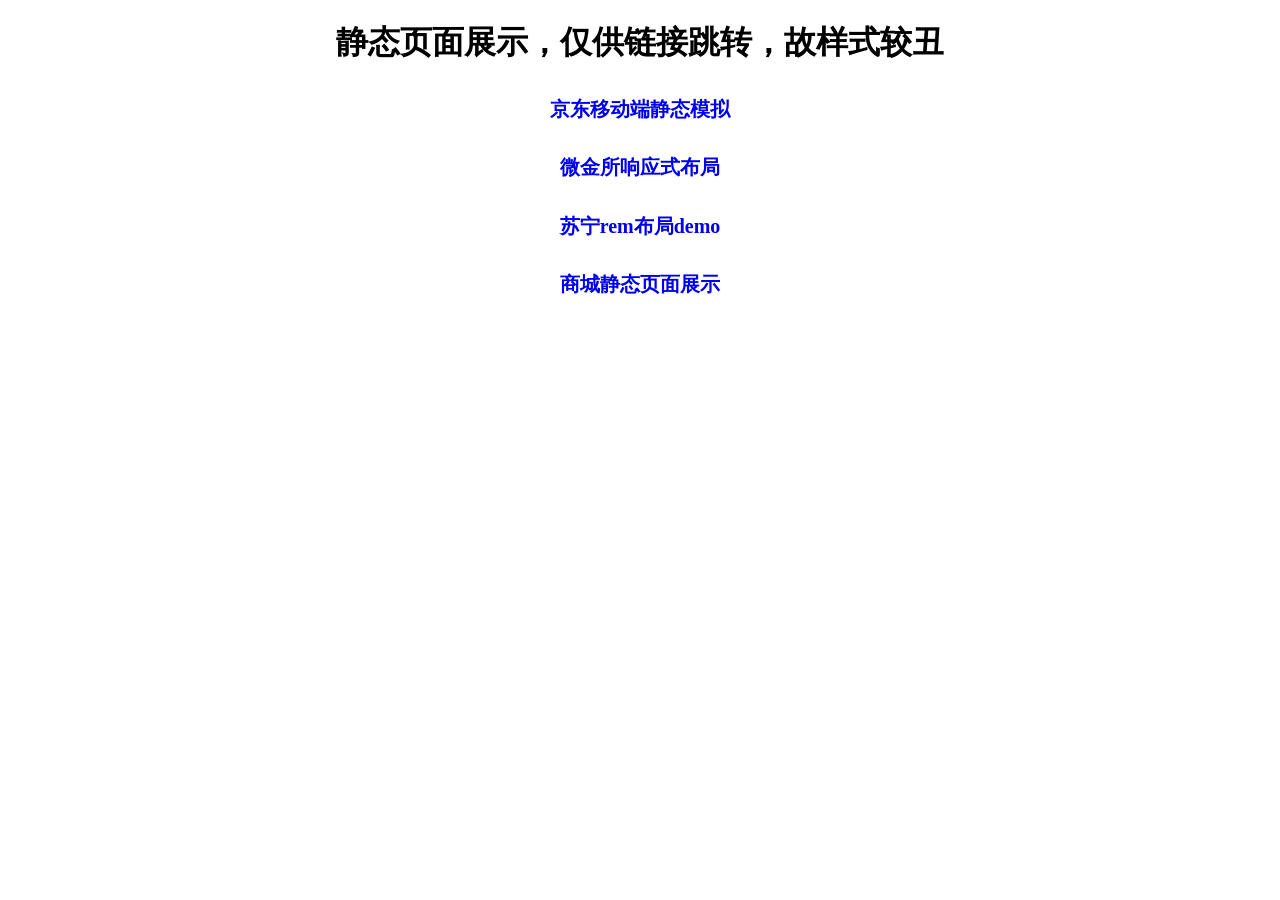
<file: index.html>
<!DOCTYPE html>
<html>
	<head>
		<meta charset="utf-8">
		<title></title>


		<style type="text/css">
			body{
				text-align: center;
			}
			a{
				font-size: 20px;
				text-decoration: none;
			}
		</style>
	</head>
	<body>
     <h1>静态页面展示，仅供链接跳转，故样式较丑</h1>
	<h1><a href="javascript:location.href='https://huangshouqing.github.io/01-MJD'">京东移动端静态模拟</a></h1>
	<h1><a href="javascript:location.href='https://huangshouqing.github.io/02-WJS'">微金所响应式布局</a></h1>
	<h1><a href="javascript:location.href='https://huangshouqing.github.io/03-苏宁'">苏宁rem布局demo</a></h1>
	<h1><a href="javascript:location.href='https://huangshouqing.github.io/pinyougou'">商城静态页面展示</a></h1>
		
		

	
	</body>
</html>
</file>
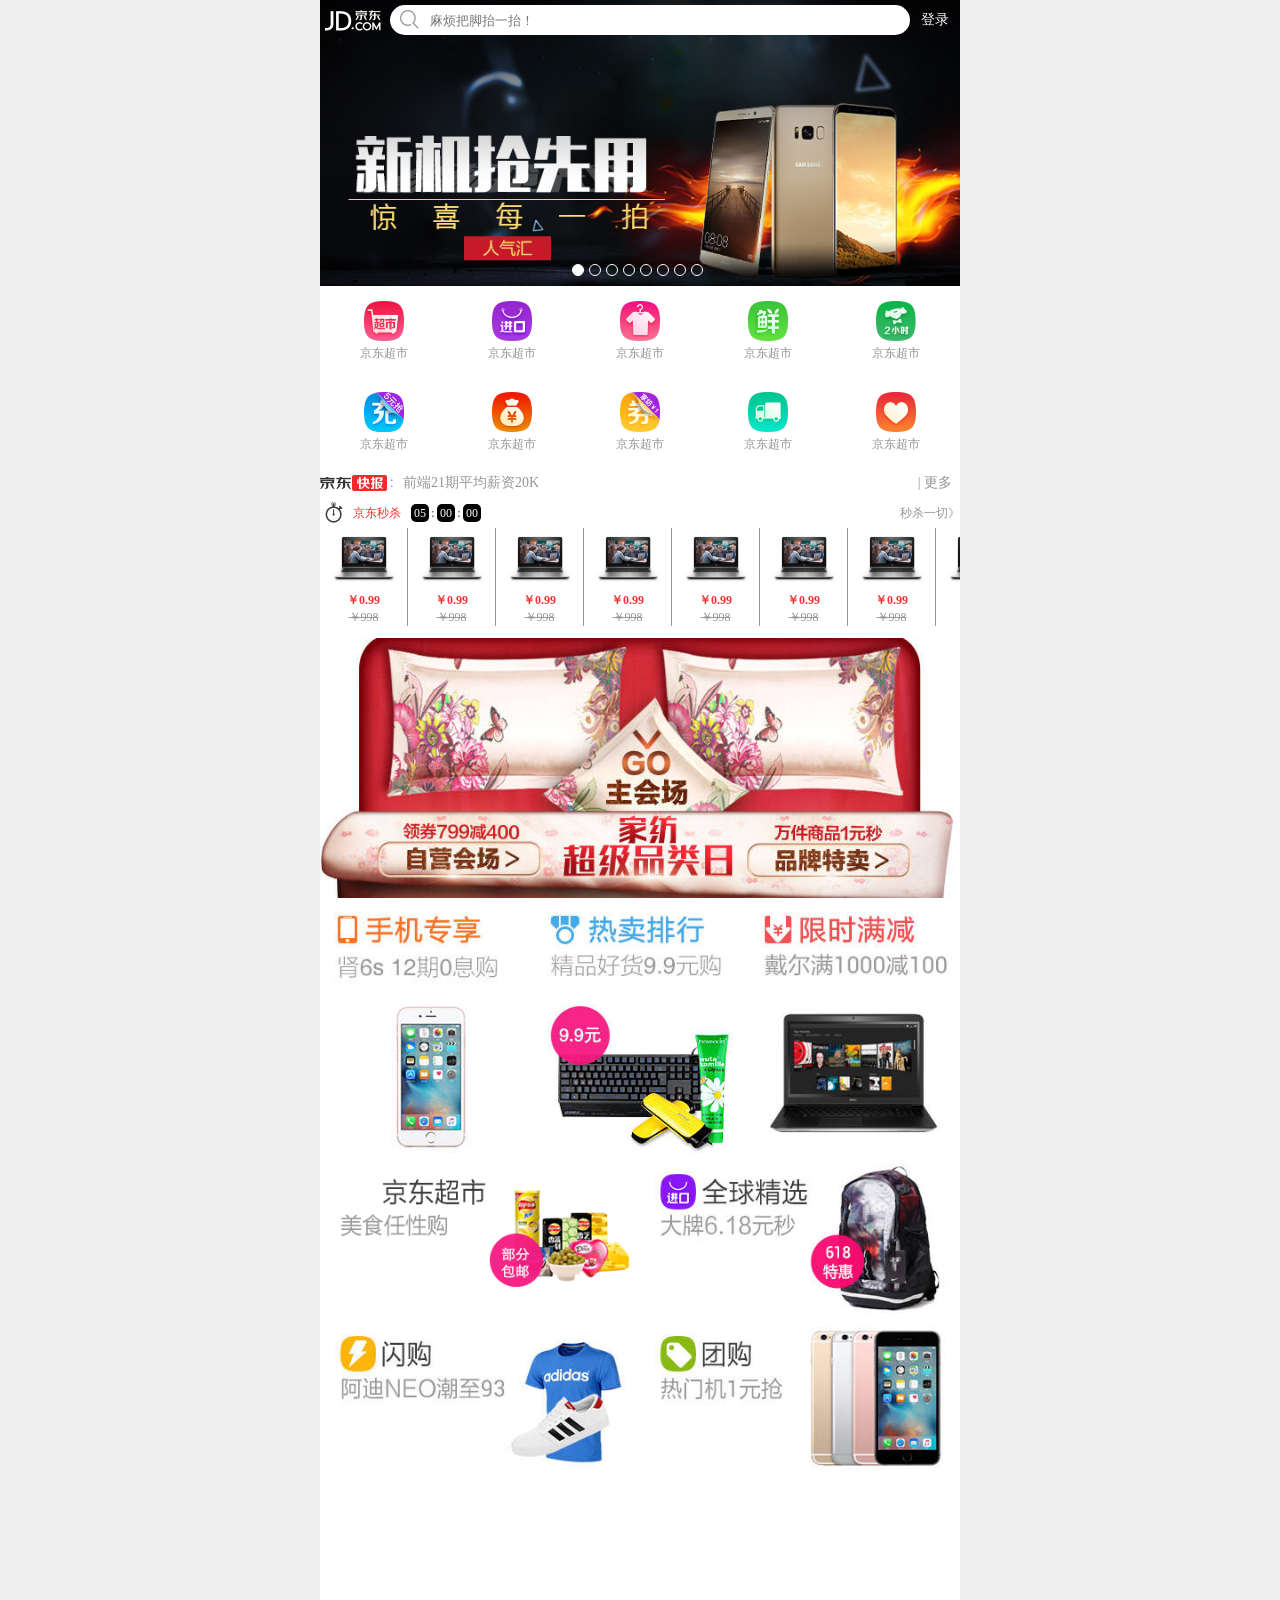
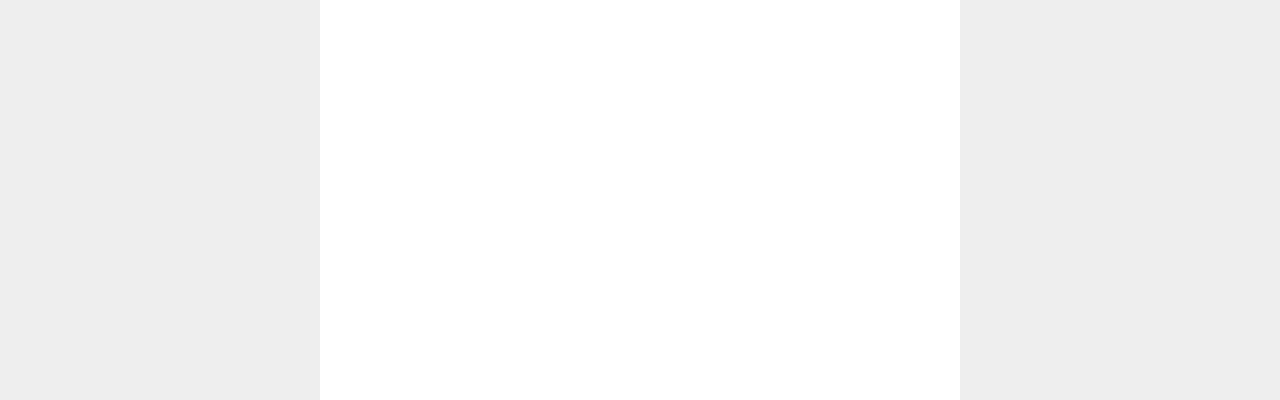
<file: 01-MJD/index.html>
<!DOCTYPE html>
<html lang="en">
<head>
    <meta charset="UTF-8">
    <!-- 设置移动视口 -->
    <meta name="viewport" content="width=device-width, initial-scale=1.0">
    <meta http-equiv="X-UA-Compatible" content="ie=edge">
    <title>JDM-25</title>
    <link rel="stylesheet" href="css/base.css">
    <link rel="stylesheet" href="css/index.css">
    <!-- 图片 -->
    <link rel="icon" href="favicon.ico">
</head>
<body>
    <!-- 布局的容器  320-640之间自适应  -->
    <div class="jd-layout">
        <!-- 头部 -->
        <div class="jd-header">           
            <a href="#" class="logo jd-sprite"></a>
            <div class="search">
                <span class="search-icon jd-sprite"></span>
                <!-- 提升用户体验 -->
                <input type="search" placeholder="麻烦把脚抬一抬！" >
            </div>
            <a href="#" class="login">登录</a>
        </div>       
        <!-- 轮播图 -->
        <div class="jd-banner">
            <ul class="clearfix">                
                <!-- (li>a[href="#"]>img[src="images/banner0$.jpg"])*8 -->
                <li><a href="#"><img src="images/banner08.jpg" alt=""></a></li>
                <li><a href="#"><img src="images/banner01.jpg" alt=""></a></li>
                <li><a href="#"><img src="images/banner02.jpg" alt=""></a></li>
                <li><a href="#"><img src="images/banner03.jpg" alt=""></a></li>
                <li><a href="#"><img src="images/banner04.jpg" alt=""></a></li>
                <li><a href="#"><img src="images/banner05.jpg" alt=""></a></li>
                <li><a href="#"><img src="images/banner06.jpg" alt=""></a></li>
                <li><a href="#"><img src="images/banner07.jpg" alt=""></a></li>
                <li><a href="#"><img src="images/banner08.jpg" alt=""></a></li>
                <li><a href="#"><img src="images/banner01.jpg" alt=""></a></li>
            </ul>
            <ol>
                <li class="current"></li>
                <li></li>
                <li></li>
                <li></li>
                <li></li>
                <li></li>
                <li></li>
                <li></li>
            </ol>
        </div>
        <!-- 导航 -->
        <div class="jd-nav">
            <!-- shfit + alt + 下 -->
            <ul class="clearfix">
                <li>
                    <a href="#">
                        <img src="images/nav01.png" alt="">
                        <p>京东超市</p>
                    </a>
                </li>
                <li>
                    <a href="#">
                        <img src="images/nav02.png" alt="">
                        <p>京东超市</p>
                    </a>
                </li>
                <li>
                    <a href="#">
                        <img src="images/nav03.png" alt="">
                        <p>京东超市</p>
                    </a>
                </li>
                <li>
                    <a href="#">
                        <img src="images/nav04.png" alt="">
                        <p>京东超市</p>
                    </a>
                </li>
                <li>
                    <a href="#">
                        <img src="images/nav05.png" alt="">
                        <p>京东超市</p>
                    </a>
                </li>
                <li>
                    <a href="#">
                        <img src="images/nav06.png" alt="">
                        <p>京东超市</p>
                    </a>
                </li>
                <li>
                    <a href="#">
                        <img src="images/nav07.png" alt="">
                        <p>京东超市</p>
                    </a>
                </li>
                <li>
                    <a href="#">
                        <img src="images/nav08.png" alt="">
                        <p>京东超市</p>
                    </a>
                </li>
                <li>
                    <a href="#">
                        <img src="images/nav09.png" alt="">
                        <p>京东超市</p>
                    </a>
                </li>
                <li>
                    <a href="#">
                        <img src="images/nav10.png" alt="">
                        <p>京东超市</p>
                    </a>
                </li>
            </ul>
        </div>
        <!-- 快报 -->
        <div class="jd-news">
            <img src="images/jd-news-tit.png" class="logo" alt="">
            <div class="list">
                <ul>
                    <li>前端21期平均薪资20K</li>
                    <li>前端22期平均薪资30K</li>
                    <li>前端23期平均薪资40K</li>
                    <li>前端24期平均薪资40K</li>
                    <li>前端25期平均薪资60K</li>
                    <li>前端21期平均薪资20K</li>
                </ul>
            </div>
            <a href="#" class="more">| 更多</a>
        </div>

        <!-- 秒杀模块 -->
        <div class="jd-seckill">
            <!-- 头部 -->
            <div class="sk-header"> 
                <span class="logo fl jd-sprite"></span>
                <span class="title fl">京东秒杀</span>
                <div class="time fl">
                    <span>00</span>
                    <span>:</span>
                    <span>00</span>
                    <span>:</span>
                    <span>00</span>
                </div>
                <a href="#" class="more fr">秒杀一切》</a>
            </div>
            <!-- 内容 -->
            <div class="sk-content">
                <ul class="clearfix">
                    <li>
                        <a href="#">
                            <img src="images/sec04.jpg" alt="">
                            <p>￥0.99</p>
                            <p>￥998</p>
                        </a>
                    </li>
                    <li>
                        <a href="#">
                            <img src="images/sec04.jpg" alt="">
                            <p>￥0.99</p>
                            <p>￥998</p>
                        </a>
                    </li>
                    <li>
                        <a href="#">
                            <img src="images/sec04.jpg" alt="">
                            <p>￥0.99</p>
                            <p>￥998</p>
                        </a>
                    </li>
                    <li>
                        <a href="#">
                            <img src="images/sec04.jpg" alt="">
                            <p>￥0.99</p>
                            <p>￥998</p>
                        </a>
                    </li>
                    <li>
                        <a href="#">
                            <img src="images/sec04.jpg" alt="">
                            <p>￥0.99</p>
                            <p>￥998</p>
                        </a>
                    </li>
                    <li>
                        <a href="#">
                            <img src="images/sec04.jpg" alt="">
                            <p>￥0.99</p>
                            <p>￥998</p>
                        </a>
                    </li>
                    <li>
                        <a href="#">
                            <img src="images/sec04.jpg" alt="">
                            <p>￥0.99</p>
                            <p>￥998</p>
                        </a>
                    </li>
                    <li>
                        <a href="#">
                            <img src="images/sec04.jpg" alt="">
                            <p>￥0.99</p>
                            <p>￥998</p>
                        </a>
                    </li>
                    <li>
                        <a href="#">
                            <img src="images/sec04.jpg" alt="">
                            <p>￥0.99</p>
                            <p>￥998</p>
                        </a>
                    </li>
                    <li>
                        <a href="#">
                            <img src="images/sec04.jpg" alt="">
                            <p>￥0.99</p>
                            <p>￥998</p>
                        </a>
                    </li>
                </ul>
            </div>
        </div>
        <!-- 主会场 -->
        <div class="jd-major clearfix">
            <a href="#"><img src="images/item01.jpg" alt=""></a>
            <a href="#"><img src="images/item02.jpg" alt=""></a>
            <a href="#"><img src="images/item03.jpg" alt=""></a>
        </div>
        <!-- 商品 -->
        <div class="jd-product">
            <ul>
                <li>
                    <a href="#"><img src="images/product_1.jpg" alt=""></a>
                    <a href="#"><img src="images/product_2.jpg" alt=""></a>
                    <a href="#"><img src="images/product_3.jpg" alt=""></a>
                </li>
                <li>
                        <a href="#"><img src="images/product_4.jpg" alt=""></a>
                        <a href="#"><img src="images/product_5.jpg" alt=""></a>                       
                </li>
                <li>
                        <a href="#"><img src="images/product_6.jpg" alt=""></a>
                        <a href="#"><img src="images/product_7.jpg" alt=""></a>                       
                </li>
            </ul>
        </div>
    </div>
    <script src="js/index.js"></script>
</body>
</html>
</file>
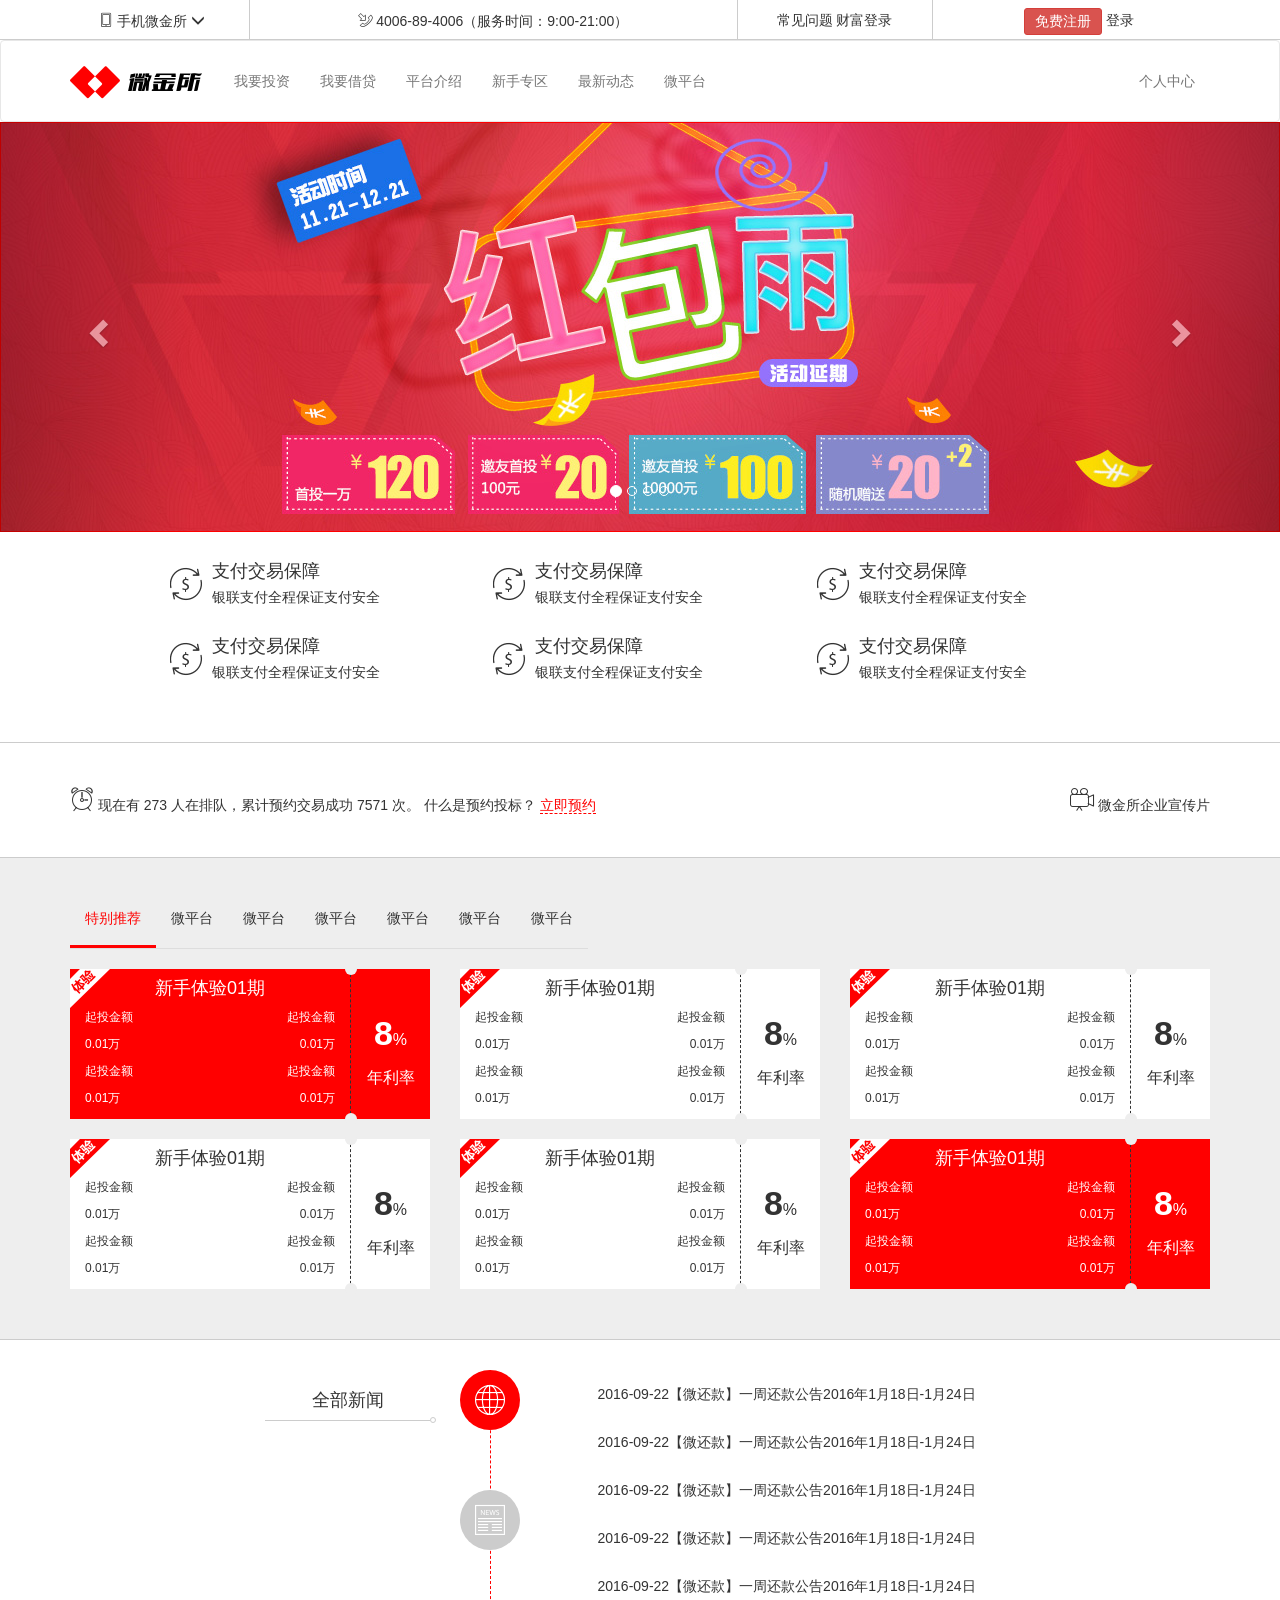
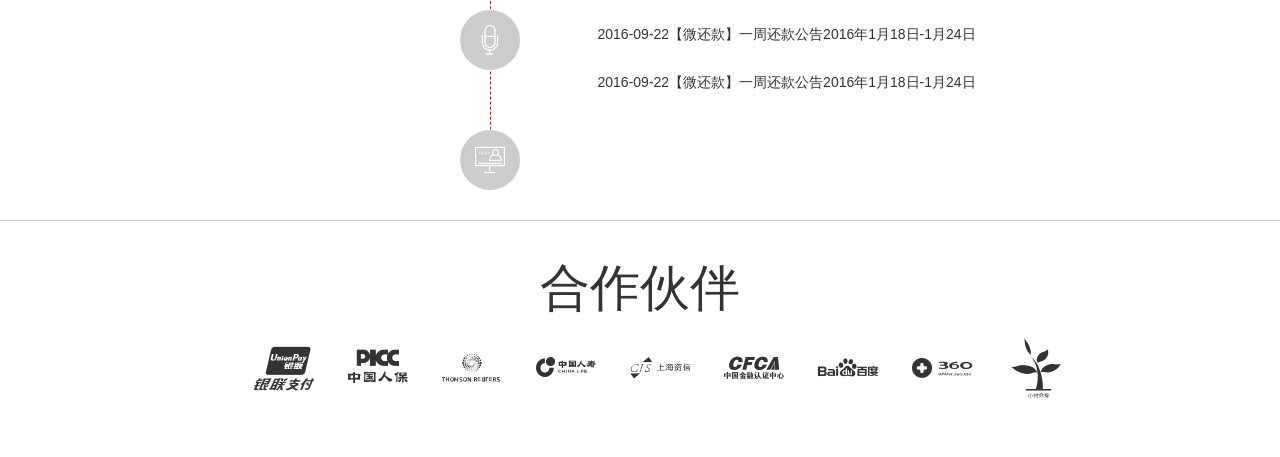
<file: 02-WJS/index.html>
<!DOCTYPE html>
<html lang="zh-CN">
  <head>
    <!-- meta 描述网页元信息 -->
    <!-- 设置网页字符集 -->
    <meta charset="utf-8">
    <!--  如果是ie浏览器 使用最近ie引擎来解析页面  -->
    <meta http-equiv="X-UA-Compatible" content="IE=edge">
    <!-- 设置移动端视口  -->
    <meta name="viewport" content="width=device-width, initial-scale=1">
    <!-- 上述3个meta标签*必须*放在最前面，任何其他内容都*必须*跟随其后！ -->
    <title>WJS-25</title>

    <!-- Bootstrap引入样式文件  -->
    <link href="lib/bootstrap/css/bootstrap.min.css" rel="stylesheet">
    <link rel="stylesheet" href="css/index.css">

    <!-- HTML5 shim 和 Respond.js 是为了让 IE8 支持 HTML5 元素和媒体查询（media queries）功能 -->
    <!-- 警告：通过 file:// 协议（就是直接将 html 页面拖拽到浏览器中）访问页面时 Respond.js 不起作用 -->
    <!--[if lt IE 9]>
      <script src="lib/html5shiv/html5shiv.min.js"></script>
      <script src="lib/respond/respond.min.js"></script>
    <![endif]-->
  </head>
  <body>
    <!-- 头部 在 手机 pad 上隐藏  -->
        
    <div class="wjs-header hidden-sm hidden-xs">
        <div class="container">
            <div class="row">
                <div class="col-md-2">
                  <span class="wjs-icon-phone"></span>
                  <a href="#">手机微金所</a>
                  <span class="glyphicon glyphicon-menu-down"></span>
                </div>
                <div class="col-md-5">
                    <span class="wjs-icon-tel"></span>
                  <span>4006-89-4006（服务时间：9:00-21:00）</span>
                </div>
                <div class="col-md-2">
                  <a href="#"> 常见问题</a>
                  <a href="#"> 财富登录</a>
                </div>
                <div class="col-md-3">
                  <a href="#" class="btn btn-danger btn-xs btn-register">免费注册</a>
                  <a href="#">登录</a>
                </div>
            </div>
        </div>
    </div>
    <!-- 导航 -->
    <div class="wjs-nav">
        <nav class="navbar wjs-navbar">
            <div class="container">
              <!-- 导航头部 -->
              <!-- Brand and toggle get grouped for better mobile display -->
              <!-- bootstrap中 data-自定义属性 和js特性相关  -->
              <!-- role  aria-属性 给屏幕阅读器进行识别的 和网页布局无关  -->
              <!-- <li role="nav" aria-></li> -->
              <div class="navbar-header">
                <button type="button" class="navbar-toggle collapsed" data-toggle="collapse" data-target="#nav-body" aria-expanded="false">
                  <span class="sr-only">Toggle navigation</span>
                  <span class="icon-bar"></span>
                  <span class="icon-bar"></span>
                  <span class="icon-bar"></span>
                </button>
                <a class="navbar-brand" href="#">
                  <span class="wjs-icon-logo"></span>
                  <span class="wjs-icon-text"></span>
                </a>
              </div>
              <!-- 导航主体 -->
              <!-- Collect the nav links, forms, and other content for toggling -->
              <div class="collapse navbar-collapse" id="nav-body">
  
                <!-- 左侧导航 -->
                <ul class="nav navbar-nav">              
                  <li><a href="#">我要投资</a></li>
                  <li><a href="#">我要借贷</a></li>
                  <li><a href="#">平台介绍</a></li>
                  <li><a href="#">新手专区</a></li>
                  <li><a href="#">最新动态</a></li>
                  <li><a href="#">微平台</a></li>
                </ul>
  
                <!-- 右侧导航 -->
                <ul class="nav navbar-nav navbar-right hidden-sm hidden-xs">
                  <li><a href="#">个人中心</a></li>                
                </ul>
  
              </div><!-- /.navbar-collapse -->
  
            </div><!-- /.container-fluid -->
        </nav>
    </div>
    <!-- 轮播图 -->
    <div class="wjs-banner">
        <div id="carousel-example-generic" class="carousel slide" data-ride="carousel">
            <!-- 小圆点 -->
            <ol class="carousel-indicators">
              <li data-target="#carousel-example-generic" data-slide-to="0" class="active"></li>
              <li data-target="#carousel-example-generic" data-slide-to="1"></li>
              <li data-target="#carousel-example-generic" data-slide-to="2"></li>
              <li data-target="#carousel-example-generic" data-slide-to="3"></li>
            </ol>
          
            <!-- Wrapper for slides -->
            <div class="carousel-inner" role="listbox">
              <div class="item active">
                  <div class="pc-img hidden-xs" style="background-image: url(./images/slide_01_2000x410.jpg)"></div>
                  <img class="m-img visible-xs" src="images/slide_01_640x340.jpg" alt="" >
              </div>
              <div class="item">
                  <div class="pc-img hidden-xs" style="background-image: url(./images/slide_02_2000x410.jpg)"></div>     
                  <img class="m-img visible-xs" src="images/slide_02_640x340.jpg" alt="" >
              </div>
              <div class="item">
                  <div class="pc-img hidden-xs" style="background-image: url(./images/slide_03_2000x410.jpg)"></div>  
                  <img class="m-img visible-xs" src="images/slide_03_640x340.jpg" alt="" >
              </div>
              <div class="item">
                  <div class="pc-img hidden-xs" style="background-image: url(./images/slide_04_2000x410.jpg)"></div>   
                  <img class="m-img visible-xs" src="images/slide_04_640x340.jpg" alt="" >      
              </div>
    
            </div>
          
            <!-- 左右箭头 -->
            <!--  herf 和 data-target  在框架中 都可以指向要控制目标元素   -->
            <a class="left carousel-control" href="#carousel-example-generic" role="button" data-slide="prev">
              <span class="glyphicon glyphicon-chevron-left" aria-hidden="true"></span>
              <span class="sr-only">Previous</span>
            </a>
            <a class="right carousel-control" href="#carousel-example-generic" role="button" data-slide="next">
              <span class="glyphicon glyphicon-chevron-right" aria-hidden="true"></span>
              <span class="sr-only">Next</span>
            </a>
          </div>
    </div>

    <!-- 信息模块 -->
    <div class="wjs-info hidden-xs">
      <div class="container">
        <div class="row">
          <div class="col-md-4 col-sm-6 ">
               <div class="media">
                  <div class="media-left">
                    <span class="wjs-icon-E904"></span>
                  </div>
                  <div class="media-body">
                    <h4 class="media-heading">支付交易保障</h4>
                    <p>银联支付全程保证支付安全</p>
                  </div>
              </div>
          </div>        
          <div class="col-md-4 col-sm-6 ">
               <div class="media">
                  <div class="media-left">
                    <span class="wjs-icon-E904"></span>
                  </div>
                  <div class="media-body">
                    <h4 class="media-heading">支付交易保障</h4>
                    <p>银联支付全程保证支付安全</p>
                  </div>
              </div>
          </div>        
          <div class="col-md-4 col-sm-6 ">
               <div class="media">
                  <div class="media-left">
                    <span class="wjs-icon-E904"></span>
                  </div>
                  <div class="media-body">
                    <h4 class="media-heading">支付交易保障</h4>
                    <p>银联支付全程保证支付安全</p>
                  </div>
              </div>
          </div>        
          <div class="col-md-4 col-sm-6 ">
               <div class="media">
                  <div class="media-left">
                    <span class="wjs-icon-E904"></span>
                  </div>
                  <div class="media-body">
                    <h4 class="media-heading">支付交易保障</h4>
                    <p>银联支付全程保证支付安全</p>
                  </div>
              </div>
          </div>        
          <div class="col-md-4 col-sm-6 ">
               <div class="media">
                  <div class="media-left">
                    <span class="wjs-icon-E904"></span>
                  </div>
                  <div class="media-body">
                    <h4 class="media-heading">支付交易保障</h4>
                    <p>银联支付全程保证支付安全</p>
                  </div>
              </div>
          </div>        
          <div class="col-md-4 col-sm-6">
               <div class="media">
                  <div class="media-left">
                    <span class="wjs-icon-E904"></span>
                  </div>
                  <div class="media-body">
                    <h4 class="media-heading">支付交易保障</h4>
                    <p>银联支付全程保证支付安全</p>
                  </div>
              </div>
          </div>        
        </div>
      </div>
    </div>

    <!-- 预约模块 -->
    <div class="wjs-book">
      <div class="container">           
        <div class="pull-left"> 
          <span class="wjs-icon-E906"></span>
          现在有 273 人在排队，累计预约交易成功 7571 次。 什么是预约投标？
          <a href="#" class="book-link">立即预约</a>
        </div>
        <div class="pull-right hidden-xs"> 
          <a href="#">
              <span class="wjs-icon-E905"></span>
              微金所企业宣传片
          </a>
        </div>
      </div>
    </div>

    <!-- 产品模块 -->
    <div class="wjs-product">
        <div class="container">      
            <!-- tab导航 -->
            <!-- data-target、 href  指向控制的模板   -->
            <div class="nav-out">
                <ul class="nav product-tabs" role="tablist">
                    <li  class="active"><a href="#tab1"  data-toggle="tab">特别推荐</a></li>
                    <li ><a href="#tab2"    data-toggle="tab">微平台</a></li>
                    <li ><a href="#tab3"    data-toggle="tab">微平台</a></li>
                    <li ><a href="#tab4"    data-toggle="tab">微平台</a></li>
                    <li ><a href="#tab5"    data-toggle="tab">微平台</a></li>
                    <li ><a href="#tab6"    data-toggle="tab">微平台</a></li>
                    <li ><a href="#tab7"    data-toggle="tab">微平台</a></li>
                  </ul>
            </div>

          
            <!-- Tab 主体 -->
            <div class="tab-content">
              <div role="tabpanel" class="tab-pane active" id="tab1">
                <div class="row">
                  <div class="col-md-4 col-sm-6 current">
                    <div class="in">                     
                      <div class="right">
                        <p><span>8</span>%</p>
                        <p>年利率</p>
                      </div>
                      <div class="left">
                        <h4 class="text-center">新手体验01期</h4>
                        <div class="col-xs-6">
                          <p>起投金额</p>
                          <p>0.01万</p>
                        </div>
                        <div class="col-xs-6 text-right">
                          <p>起投金额</p>
                          <p>0.01万</p>
                        </div>
                        <div class="col-xs-6">
                          <p>起投金额</p>
                          <p>0.01万</p>
                        </div>
                        <div class="col-xs-6 text-right">
                          <p>起投金额</p>
                          <p>0.01万</p>
                        </div>
                      </div>
                    </div>
                  </div>               
                  <div class="col-md-4 col-sm-6">
                    <div class="in">                     
                      <div class="right">
                        <p><span>8</span>%</p>
                        <p>年利率</p>
                      </div>
                      <div class="left">
                        <h4 class="text-center">新手体验01期</h4>
                        <div class="col-xs-6">
                          <p>起投金额</p>
                          <p>0.01万</p>
                        </div>
                        <div class="col-xs-6 text-right">
                          <p>起投金额</p>
                          <p>0.01万</p>
                        </div>
                        <div class="col-xs-6">
                          <p>起投金额</p>
                          <p>0.01万</p>
                        </div>
                        <div class="col-xs-6 text-right">
                          <p>起投金额</p>
                          <p>0.01万</p>
                        </div>
                      </div>
                    </div>
                  </div>               
                  <div class="col-md-4 col-sm-6 ">
                    <div class="in">                     
                      <div class="right">
                        <p><span>8</span>%</p>
                        <p>年利率</p>
                      </div>
                      <div class="left">
                        <h4 class="text-center">新手体验01期</h4>
                        <div class="col-xs-6">
                          <p>起投金额</p>
                          <p>0.01万</p>
                        </div>
                        <div class="col-xs-6 text-right">
                          <p>起投金额</p>
                          <p>0.01万</p>
                        </div>
                        <div class="col-xs-6">
                          <p>起投金额</p>
                          <p>0.01万</p>
                        </div>
                        <div class="col-xs-6 text-right">
                          <p>起投金额</p>
                          <p>0.01万</p>
                        </div>
                      </div>
                    </div>
                  </div>               
                  <div class="col-md-4 col-sm-6">
                    <div class="in">                     
                      <div class="right">
                        <p><span>8</span>%</p>
                        <p>年利率</p>
                      </div>
                      <div class="left">
                        <h4 class="text-center">新手体验01期</h4>
                        <div class="col-xs-6">
                          <p>起投金额</p>
                          <p>0.01万</p>
                        </div>
                        <div class="col-xs-6 text-right">
                          <p>起投金额</p>
                          <p>0.01万</p>
                        </div>
                        <div class="col-xs-6">
                          <p>起投金额</p>
                          <p>0.01万</p>
                        </div>
                        <div class="col-xs-6 text-right">
                          <p>起投金额</p>
                          <p>0.01万</p>
                        </div>
                      </div>
                    </div>
                  </div>               
                  <div class="col-md-4 col-sm-6">
                    <div class="in">                     
                      <div class="right">
                        <p><span>8</span>%</p>
                        <p>年利率</p>
                      </div>
                      <div class="left">
                        <h4 class="text-center">新手体验01期</h4>
                        <div class="col-xs-6">
                          <p>起投金额</p>
                          <p>0.01万</p>
                        </div>
                        <div class="col-xs-6 text-right">
                          <p>起投金额</p>
                          <p>0.01万</p>
                        </div>
                        <div class="col-xs-6">
                          <p>起投金额</p>
                          <p>0.01万</p>
                        </div>
                        <div class="col-xs-6 text-right">
                          <p>起投金额</p>
                          <p>0.01万</p>
                        </div>
                      </div>
                    </div>
                  </div>
                  <div class="col-md-4 col-sm-6 current">
                    <div class="in">                     
                      <div class="right">
                        <p><span>8</span>%</p>
                        <p>年利率</p>
                      </div>
                      <div class="left">
                        <h4 class="text-center">新手体验01期</h4>
                        <div class="col-xs-6">
                          <p>起投金额</p>
                          <p>0.01万</p>
                        </div>
                        <div class="col-xs-6 text-right">
                          <p>起投金额</p>
                          <p>0.01万</p>
                        </div>
                        <div class="col-xs-6">
                          <p>起投金额</p>
                          <p>0.01万</p>
                        </div>
                        <div class="col-xs-6 text-right">
                          <p>起投金额</p>
                          <p>0.01万</p>
                        </div>
                      </div>
                    </div>
                  </div>               
                </div>
              </div>
              <div role="tabpanel" class="tab-pane" id="tab2">2</div>
              <div role="tabpanel" class="tab-pane" id="tab3">3</div>
              <div role="tabpanel" class="tab-pane" id="tab4">4</div>
              <div role="tabpanel" class="tab-pane" id="tab5">5</div>
              <div role="tabpanel" class="tab-pane" id="tab6">6</div>
              <div role="tabpanel" class="tab-pane" id="tab7">7</div>
            </div>          
         
    </div>
    </div>

    <!-- 新闻模块 -->
    <div class="wjs-news">
      <div class="container">
        <div class="row">
          <div class="col-md-2 col-md-offset-2">
            <h4>全部新闻</h4>
          </div>
          <div class="col-md-1">           
             <!-- tab导航 -->
            <!-- data-target、 href  指向控制的模板   -->
            <div class="line hidden-xs  hidden-sm"></div>
            <ul class="nav news-tabs" role="tablist">
                <li  class="active"><a href="#news1"  data-toggle="tab"><span class="wjs-icon-new01"></span></a></li>
                <li ><a href="#news2"     data-toggle="tab"><span class="wjs-icon-new02"></span></a></li>
                <li ><a href="#news3"    data-toggle="tab"><span class="wjs-icon-new03"></span></a></li>
                <li ><a href="#news4"    data-toggle="tab"><span class="wjs-icon-new04"></span></a></li>
              </ul>
              
          </div>
          <div class="col-md-7">
              <!-- Tab 主体 -->
              <div class="tab-content">
                  <div role="tabpanel" class="tab-pane active" id="news1">
                    <ul>
                      <li><a href="#">2016-09-22【微还款】一周还款公告2016年1月18日-1月24日</a></li>
                      <li><a href="#">2016-09-22【微还款】一周还款公告2016年1月18日-1月24日</a></li>
                      <li><a href="#">2016-09-22【微还款】一周还款公告2016年1月18日-1月24日</a></li>
                      <li><a href="#">2016-09-22【微还款】一周还款公告2016年1月18日-1月24日</a></li>
                      <li><a href="#">2016-09-22【微还款】一周还款公告2016年1月18日-1月24日</a></li>
                      <li><a href="#">2016-09-22【微还款】一周还款公告2016年1月18日-1月24日</a></li>
                      <li><a href="#">2016-09-22【微还款】一周还款公告2016年1月18日-1月24日</a></li>         
                    </ul>
                  </div>
                  <div role="tabpanel" class="tab-pane" id="news2">2</div>
                  <div role="tabpanel" class="tab-pane" id="news3">3</div>
                  <div role="tabpanel" class="tab-pane" id="news4">4</div>
                </div>         
          </div>
        </div>
      </div>
    </div>

    <!-- 合作伙伴 -->
    <div class="wjs-partner">
      <h4>合作伙伴</h4>
      <ul>
        <!--  (li>a[href="#"]>span[class="wjs-icon-partner0$"])*9 -->
        <li><a href="#"><span class="wjs-icon-partner01"></span></a></li>
        <li><a href="#"><span class="wjs-icon-partner02"></span></a></li>
        <li><a href="#"><span class="wjs-icon-partner03"></span></a></li>
        <li><a href="#"><span class="wjs-icon-partner04"></span></a></li>
        <li><a href="#"><span class="wjs-icon-partner05"></span></a></li>
        <li><a href="#"><span class="wjs-icon-partner06"></span></a></li>
        <li><a href="#"><span class="wjs-icon-partner07"></span></a></li>
        <li><a href="#"><span class="wjs-icon-partner08"></span></a></li>
        <li><a href="#"><span class="wjs-icon-partner09"></span></a></li>
      </ul>
    </div>
    <!-- jQuery (Bootstrap 的所有 JavaScript 插件都依赖 jQuery，所以必须放在前边) -->
    <script src="lib/jquery/jquery-1.12.4.js"></script>
    <!-- 加载 Bootstrap 的所有 JavaScript 插件。你也可以根据需要只加载单个插件。 -->
    <script src="lib/bootstrap/js/bootstrap.min.js"></script>
    <!-- 引入自己插件 -->
    <script src="js/index.js"></script>
  </body>
</html>
</file>
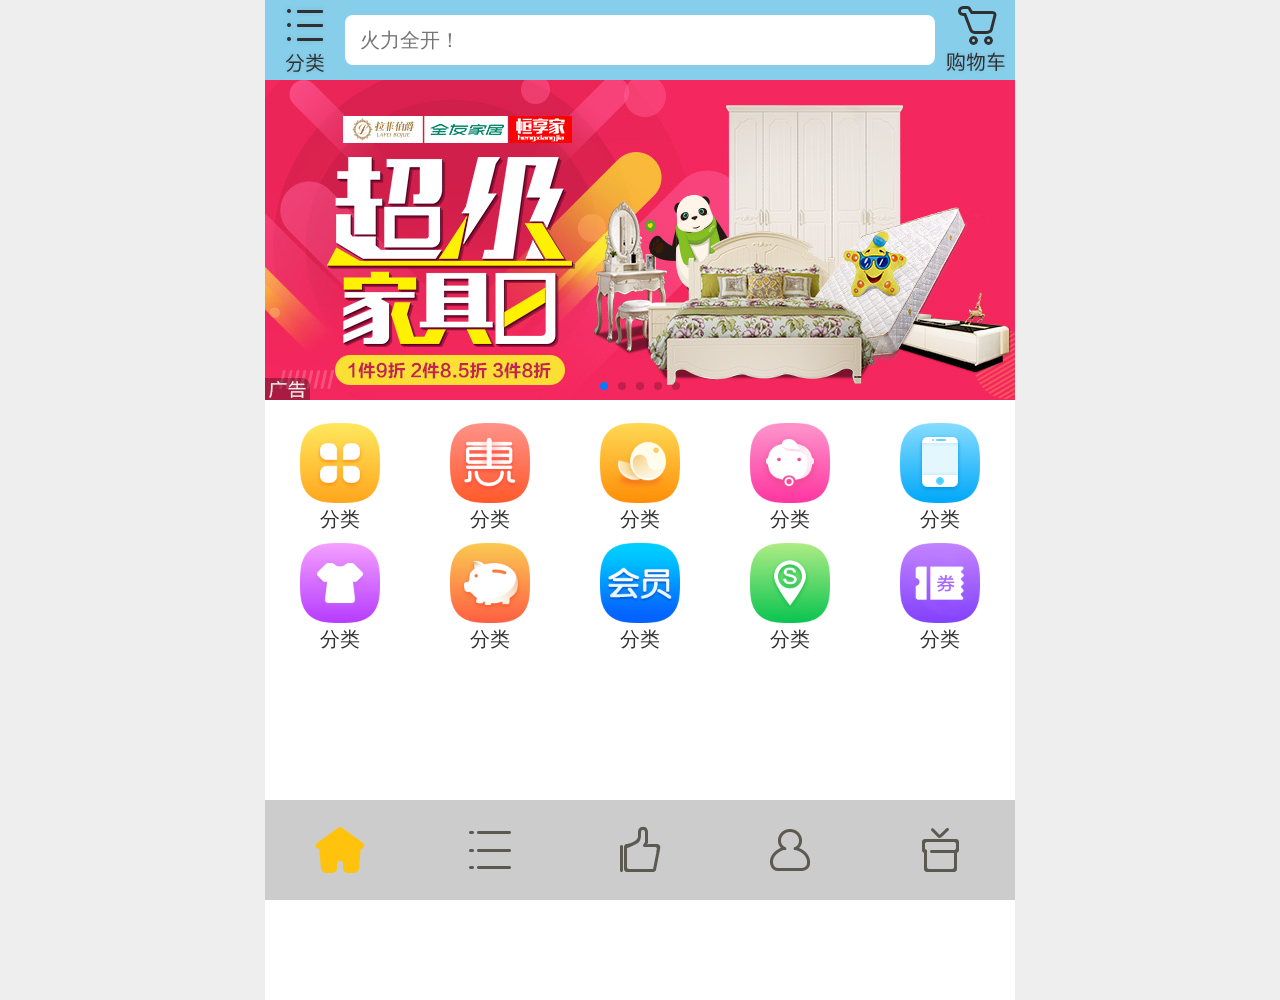
<file: 03-苏宁/index.html>
<!DOCTYPE html>
<html lang="en">
<head>
    <meta charset="UTF-8">
    <meta name="viewport" content="width=device-width, initial-scale=1.0">
    <meta http-equiv="X-UA-Compatible" content="ie=edge">
    <title>sn-25</title>
    <link rel="stylesheet" href="css/base.css">
    <link rel="stylesheet" href="css/swiper.min.css">
    <link rel="stylesheet" href="css/index.css">
    <script src="js/rem.js"></script>
</head>
<body>
    <div class="sn-layout">
        <!-- 头部 -->
        <div class="sn-header">
            <a href="#" class="cate fl"></a>
            <a href="#" class="cart fr"></a>
            <div class="search">
                <input type="search" placeholder="火力全开！">
            </div>          
        </div>
        <!-- banner -->
        <div class="sn-banner">
                <div class="swiper-container">
                        <div class="swiper-wrapper">
                            <div class="swiper-slide"><img src="images/banner01.jpg" alt=""></div>
                            <div class="swiper-slide"><img src="images/banner02.jpg" alt=""></div>
                            <div class="swiper-slide"><img src="images/banner03.jpg" alt=""></div>
                            <div class="swiper-slide"><img src="images/banner04.jpg" alt=""></div>
                            <div class="swiper-slide"><img src="images/banner05.jpg" alt=""></div>
                        </div>
                        <!-- 小圆点 -->
                        <div class="swiper-pagination"></div> 
                    </div>
        </div>
        <!-- 导航 -->
        <div class="sn-nav">
            <ul>
                <li>
                    <a href="#">
                        <img src="images/nav01.png" alt="">
                        <p>分类</p>
                    </a>
                </li>
                <li>
                    <a href="#">
                        <img src="images/nav02.png" alt="">
                        <p>分类</p>
                    </a>
                </li>
                <li>
                    <a href="#">
                        <img src="images/nav03.png" alt="">
                        <p>分类</p>
                    </a>
                </li>
                <li>
                    <a href="#">
                        <img src="images/nav04.png" alt="">
                        <p>分类</p>
                    </a>
                </li>
                <li>
                    <a href="#">
                        <img src="images/nav05.png" alt="">
                        <p>分类</p>
                    </a>
                </li>
                <li>
                    <a href="#">
                        <img src="images/nav06.png" alt="">
                        <p>分类</p>
                    </a>
                </li>
                <li>
                    <a href="#">
                        <img src="images/nav07.png" alt="">
                        <p>分类</p>
                    </a>
                </li>
                <li>
                    <a href="#">
                        <img src="images/nav08.png" alt="">
                        <p>分类</p>
                    </a>
                </li>
                <li>
                    <a href="#">
                        <img src="images/nav09.png" alt="">
                        <p>分类</p>
                    </a>
                </li>
                <li>
                    <a href="#">
                        <img src="images/nav10.png" alt="">
                        <p>分类</p>
                    </a>
                </li>
            </ul>
        </div>
        <!-- 底部 -->
        <div class="sn-footer">
            <ul>
                <li><a href="#"><img src="images/tabs01.png" alt=""></a></li>
                <li><a href="#"><img src="images/tabs02.png" alt=""></a></li>
                <li><a href="#"><img src="images/tabs03.png" alt=""></a></li>
                <li><a href="#"><img src="images/tabs04.png" alt=""></a></li>
                <li><a href="#"><img src="images/tabs05.png" alt=""></a></li>
            </ul>
        </div>
    </div>
    <script src="js/swiper.min.js"></script>
    <script src="js/index.js"></script>
</body>
</html>
</file>
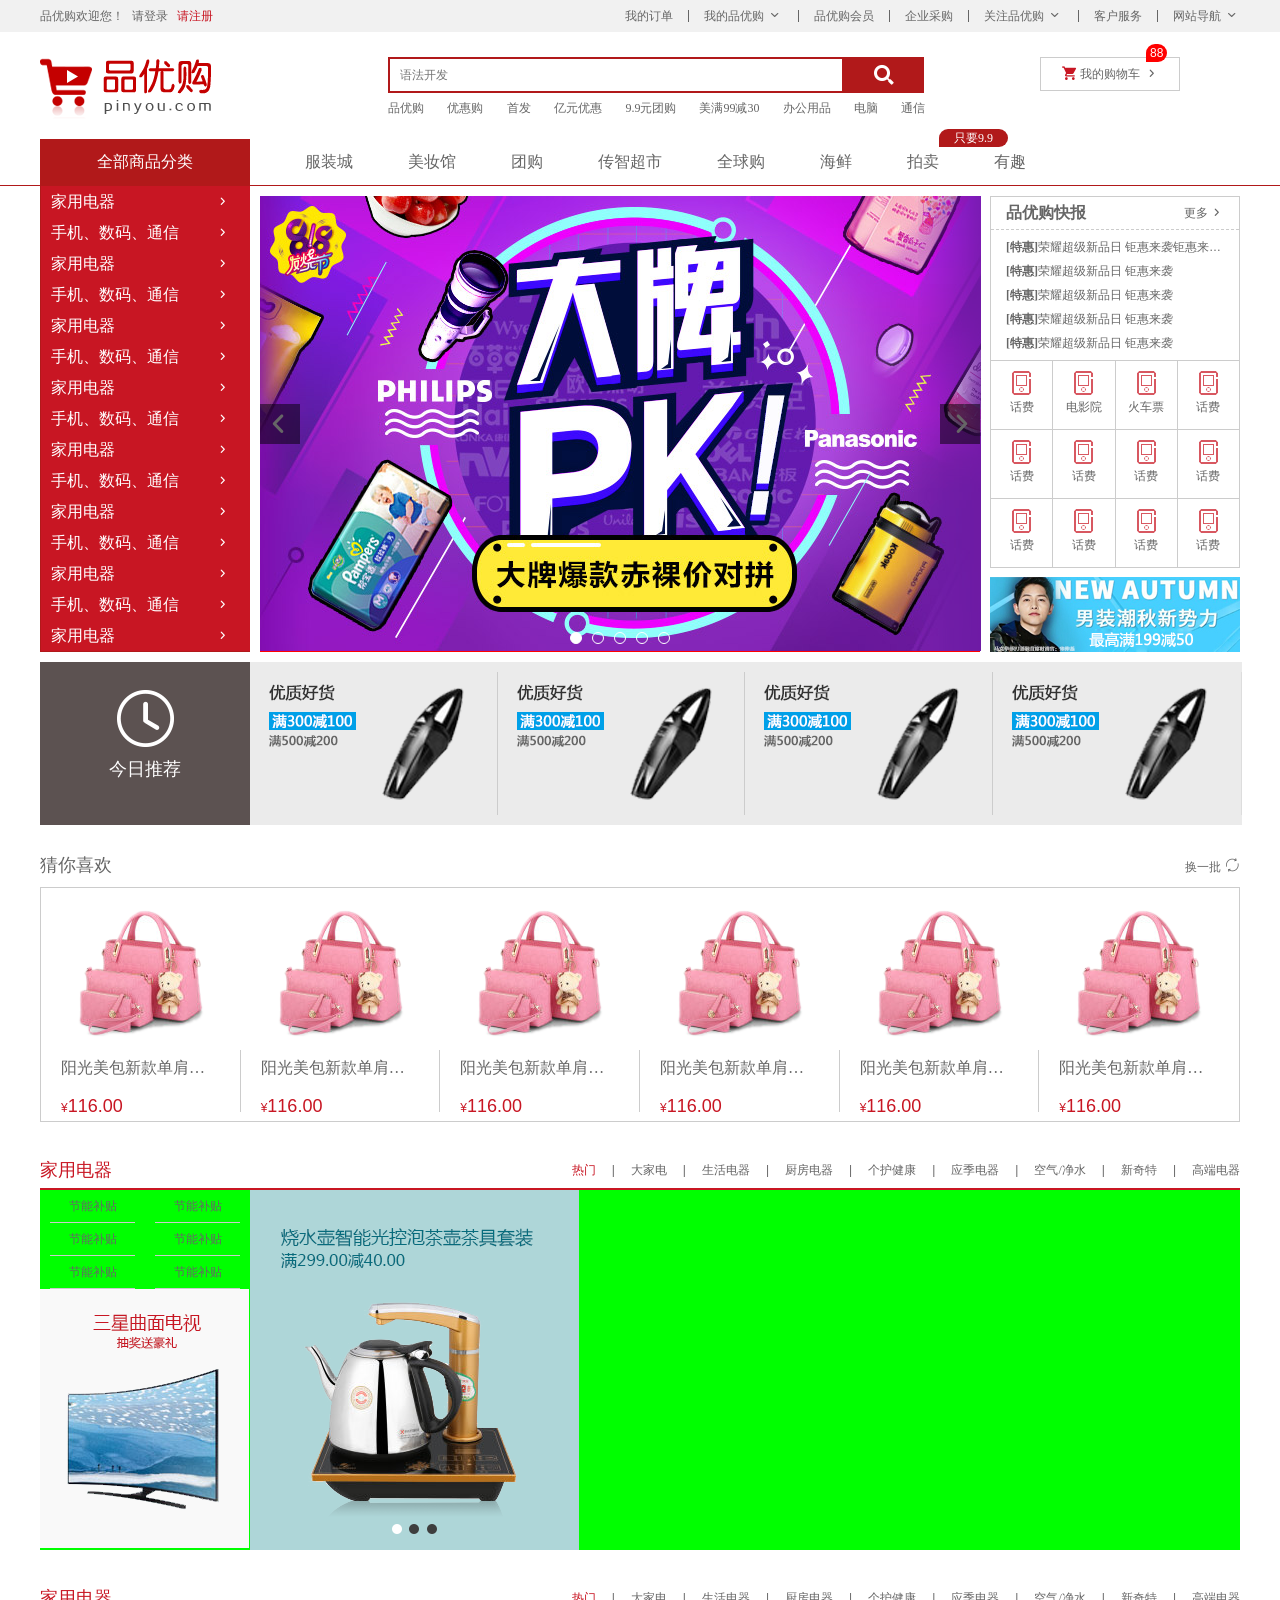
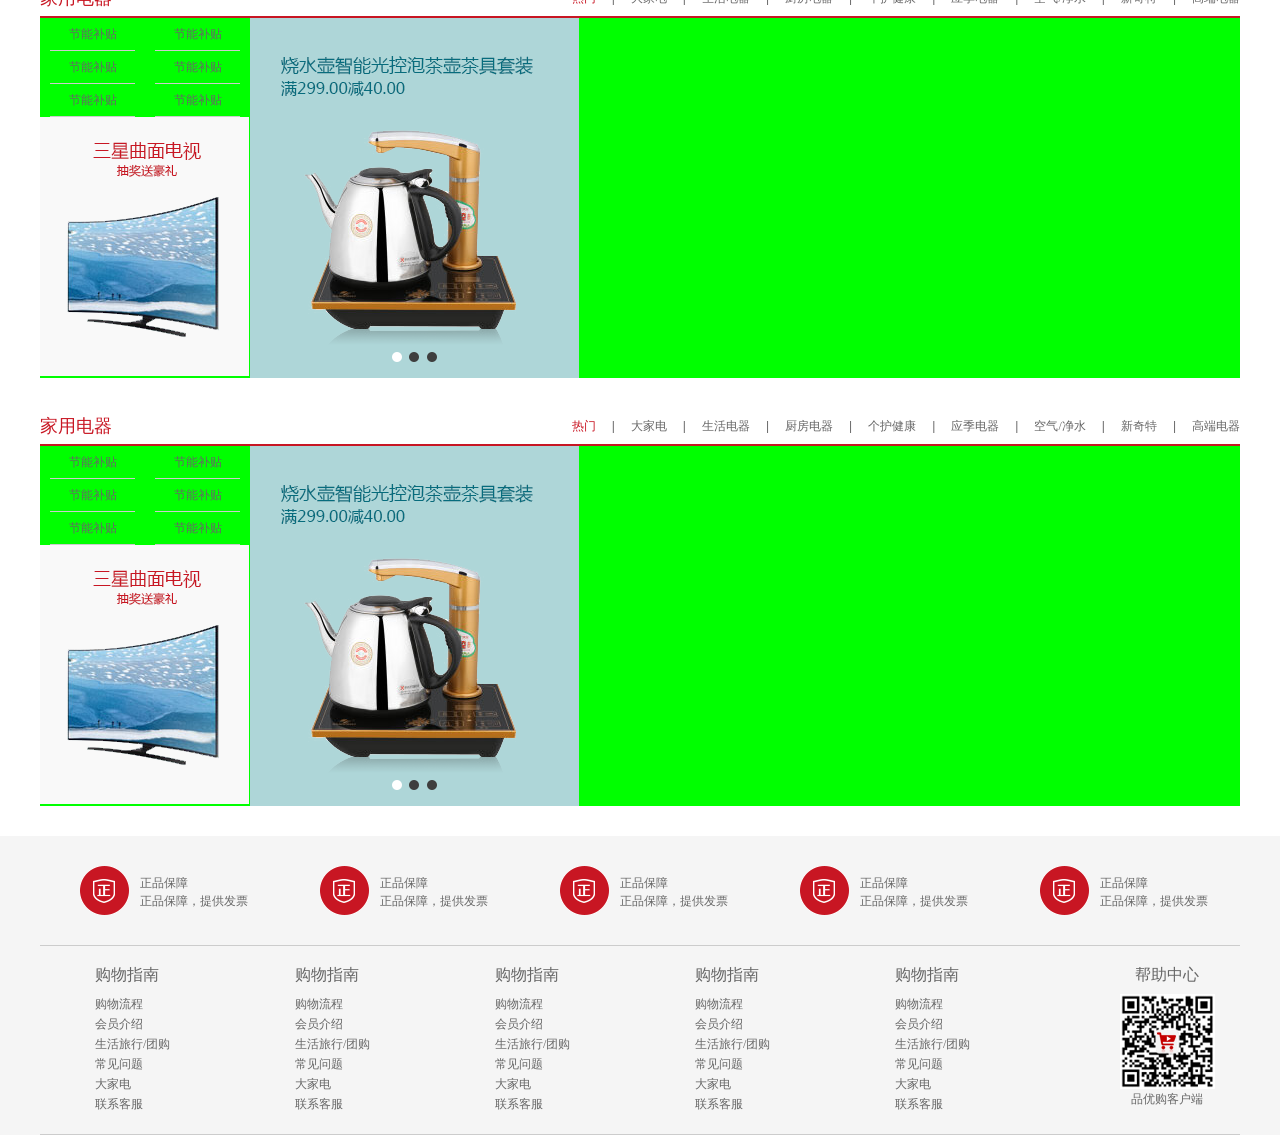
<file: pinyougou/index.html>
<!DOCTYPE html>
<html lang="en">

<head>
    <meta charset="UTF-8">
    <title>品优购-综合网购首选-正品低价、品质保障、配送及时、轻松购物！</title>
    <meta name="description" content="品优购-专业的综合网上购物商城,销售家电、数码通讯、电脑、家居百货、服装服饰、母婴、图书、食品等数万个品牌优质商品.便捷、诚信的服务，为您提供愉悦的网上购物体验!" />
    <meta name="Keywords" content="网上购物,网上商城,手机,笔记本,电脑,MP3,CD,VCD,DV,相机,数码,配件,手表,存储卡,品优购" />
    <link rel="shortcut icon" href="favicon.ico">
    <!-- 引入的顺序不能乱 -->
    <!-- 样式初始化css文件 -->
    <link rel="stylesheet" href="css/normalize.css">
    <!-- 公共css文件 -->
    <link rel="stylesheet" href="css/common.css">
    <!-- 引用字体图标文件 -->
    <link rel="stylesheet" type="text/css" href="fonts/iconfont.css">
    <!-- 首页的css文件 -->
    <link rel="stylesheet" href="css/index.css">
</head>

<body>
    <!-- 头部区域 -->
    <header>
        <div class="short-nav">
            <div class="container clearfix">
                <div class="fl sn-l">
                    品优购欢迎您！
                    <a class="ml-5 mr-5" href="#">请登录</a>
                    <a class="m-color" href="#">请注册</a>
                </div>
                <div class="fr sn-r">
                    <ul>
                        <li><a href="#">我的订单</a></li>
                        <li class="line"></li>
                        <li><a href="#">我的品优购 <i class="iconfont icon-msnui-down-arrow-round"></i></a></li>
                        <li class="line"></li>
                        <li><a href="#">品优购会员	</a></li>
                        <li class="line"></li>
                        <li><a href="#">企业采购</a></li>
                        <li class="line"></li>
                        <li><a href="#">关注品优购 <i class="iconfont icon-msnui-down-arrow-round"></i></a></li>
                        <li class="line"></li>
                        <li><a href="#">客户服务</a></li>
                        <li class="line"></li>
                        <li><a href="#">网站导航 <i class="iconfont icon-msnui-down-arrow-round"></i></a></li>
                    </ul>
                </div>
            </div>
        </div>
        <div class="header-main container">
            <div class="logo-wrapper">
                <!-- 这里是给搜索引擎识别的 为了提高权重 -->
                <h1>品优购</h1>
            </div>
            <div class="search-wrapper">
                <input type="text" placeholder="语法开发">
                <button><i class="iconfont icon-search2"></i></button>
            </div>
            <div class="cart-wrapper">
                <i class="iconfont icon-gouwuche m-color"></i> 我的购物车
                <i class="iconfont icon-iconfonti"></i>
                <span class="count">88</span>
                <div class="cart-info">
                    <!-- 障眼法的盒子 -->
                    <div class="white-box"></div>
                    <p>你的购物车空空如也！！</p>
                    <p>你的购物车空空如也！！</p>
                    <p>你的购物车空空如也！！</p>
                    <p>你的购物车空空如也！！</p>
                    <p>你的购物车空空如也！！</p>
                    <p>你的购物车空空如也！！</p>
                </div>
            </div>
            <div class="search-hot">
                <a href="#">品优购</a>
                <a href="#">优惠购</a>
                <a href="#">首发</a>
                <a href="#">亿元优惠</a>
                <a href="#">9.9元团购 </a>
                <a href="#">美满99减30</a>
                <a href="#">办公用品</a>
                <a href="#">电脑</a>
                <a href="#">通信</a>
            </div>
        </div>
        <div class="main-nav container clearfix">
            <div class="fl pro-classify">
                全部商品分类
                <div class="drop-down">
                    <ul>
                        <li><a href="#">家用电器</a> <i class="iconfont icon-iconfonti"></i> </li>
                        <li><a href="#">手机、数码、通信</a> <i class="iconfont icon-iconfonti"></i> </li>
                        <li><a href="#">家用电器</a> <i class="iconfont icon-iconfonti"></i> </li>
                        <li><a href="#">手机、数码、通信</a> <i class="iconfont icon-iconfonti"></i> </li>
                        <li><a href="#">家用电器</a> <i class="iconfont icon-iconfonti"></i> </li>
                        <li><a href="#">手机、数码、通信</a> <i class="iconfont icon-iconfonti"></i> </li>
                        <li><a href="#">家用电器</a> <i class="iconfont icon-iconfonti"></i> </li>
                        <li><a href="#">手机、数码、通信</a> <i class="iconfont icon-iconfonti"></i> </li>
                        <li><a href="#">家用电器</a> <i class="iconfont icon-iconfonti"></i> </li>
                        <li><a href="#">手机、数码、通信</a> <i class="iconfont icon-iconfonti"></i> </li>
                        <li><a href="#">家用电器</a> <i class="iconfont icon-iconfonti"></i> </li>
                        <li><a href="#">手机、数码、通信</a> <i class="iconfont icon-iconfonti"></i> </li>
                        <li><a href="#">家用电器</a> <i class="iconfont icon-iconfonti"></i> </li>
                        <li><a href="#">手机、数码、通信</a> <i class="iconfont icon-iconfonti"></i> </li>
                        <li><a href="#">家用电器</a> <i class="iconfont icon-iconfonti"></i> </li>
                    </ul>
                </div>
            </div>
            <div class="fl pro-nav">
                <ul class="clearfix">
                    <li><a href="#">服装城</a></li>
                    <li><a href="#">美妆馆</a></li>
                    <li><a href="#">团购</a></li>
                    <li><a href="#">传智超市</a></li>
                    <li><a href="#">全球购</a></li>
                    <li><a href="#">海鲜</a></li>
                    <li><a href="#">拍卖<span class="hot">只要9.9</span></a></li>
                    <li><a href="#">有趣</a></li>
                </ul>
            </div>
        </div>
    </header>
    <!-- banner区域 -->
    <div class="container banner clearfix">
        <div class="carousel fl">
            <div>
                <img src="upload/banner.png" alt="">
            </div>
            <a class="arrow arrow-l" href="#"><i class="iconfont icon-iconfonti"></i></a>
            <a class="arrow arrow-r" href="#"><i class="iconfont icon-iconfonti"></i></a>
            <ol class="points">
                <li class="current"></li>
                <li></li>
                <li></li>
                <li></li>
                <li></li>
            </ol>
        </div>
        <div class="short-wrapper fr">
            <div class="short-news">
                <div class="sn-t clearfix">
                    <h4 class="fl">品优购快报</h4>
                    <a class="fr more" href="#">更多<i class="iconfont icon-iconfonti"></i></a>
                </div>
                <div class="sn-b">
                    <ul>
                        <li class="text-cut"><a href="#"><strong>[特惠]</strong>荣耀超级新品日 钜惠来袭钜惠来袭钜惠来袭钜惠来袭钜惠来袭</a></li>
                        <li class="text-cut"><a href="#"><strong>[特惠]</strong>荣耀超级新品日 钜惠来袭</a></li>
                        <li class="text-cut"><a href="#"><strong>[特惠]</strong>荣耀超级新品日 钜惠来袭</a></li>
                        <li class="text-cut"><a href="#"><strong>[特惠]</strong>荣耀超级新品日 钜惠来袭</a></li>
                        <li class="text-cut"><a href="#"><strong>[特惠]</strong>荣耀超级新品日 钜惠来袭</a></li>
                    </ul>
                </div>
            </div>
            <div class="short-icons">
                <table cellspacing="0">
                    <tr>
                        <td>
                            <div class="icons"></div>
                            <p>话费</p>
                        </td>
                        <td>
                            <div class="icons"></div>
                            <p>电影院</p>
                        </td>
                        <td>
                            <div class="icons"></div>
                            <p>火车票</p>
                        </td>
                        <td>
                            <div class="icons"></div>
                            <p>话费</p>
                        </td>
                    </tr>
                    <tr>
                        <td>
                            <div class="icons"></div>
                            <p>话费</p>
                        </td>
                        <td>
                            <div class="icons"></div>
                            <p>话费</p>
                        </td>
                        <td>
                            <div class="icons"></div>
                            <p>话费</p>
                        </td>
                        <td>
                            <div class="icons"></div>
                            <p>话费</p>
                        </td>
                    </tr>
                    <tr>
                        <td>
                            <div class="icons"></div>
                            <p>话费</p>
                        </td>
                        <td>
                            <div class="icons"></div>
                            <p>话费</p>
                        </td>
                        <td>
                            <div class="icons"></div>
                            <p>话费</p>
                        </td>
                        <td>
                            <div class="icons"></div>
                            <p>话费</p>
                        </td>
                    </tr>
                </table>
            </div>
            <div class="short-ad">
                <img src="upload/site-banner_03.png" alt="">
            </div>
        </div>
    </div>
    <!-- 今日推荐区域 -->
    <div class="recommend container clearfix">
        <div class="rec-l fl">
            <div class="clock"></div>
            <p>今日推荐</p>
        </div>
        <div class="rec-r fr">
            <div class="rec-item rec-line">
                <a href="#">
					<img src="upload/rec-item_03.png" alt="">
				</a>
            </div>
            <div class="rec-item rec-line">
                <a href="#">
					<img src="upload/rec-item_03.png" alt="">
				</a>
            </div>
            <div class="rec-item rec-line">
                <a href="#">
					<img src="upload/rec-item_03.png" alt="">
				</a>
            </div>
            <div class="rec-item">
                <a href="#">
					<img src="upload/rec-item_03.png" alt="">
				</a>
            </div>
        </div>
    </div>
    <!-- 猜你喜欢 -->
    <div class="guess container">
        <div class="guess-t clearfix">
            <div class="fl"><strong>猜你喜欢</strong></div>
            <a class="fr">换一批 <i class="iconfont icon-shuaxin"></i></a>
        </div>
        <div class="guess-b">
            <ul class="clearfix">
                <li>
                    <div class="guess-pic">
                        <a href="#"><img src="upload/guess.png" alt=""></a>
                    </div>
                    <div class="guess-desc gd-line">
                        <a class="text-info text-cut">阳光美包新款单肩包女包 时尚子母包四件套女</a>
                        <p class="price m-color">&yen;<span>116.00</span></p>
                    </div>
                </li>
                <li>
                    <div class="guess-pic">
                        <a href="#"><img src="upload/guess.png" alt=""></a>
                    </div>
                    <div class="guess-desc gd-line">
                        <a class="text-info text-cut">阳光美包新款单肩包女包 时尚子母包四件套女</a>
                        <p class="price m-color">&yen;<span>116.00</span></p>
                    </div>
                </li>
                <li>
                    <div class="guess-pic">
                        <a href="#"><img src="upload/guess.png" alt=""></a>
                    </div>
                    <div class="guess-desc gd-line">
                        <a class="text-info text-cut">阳光美包新款单肩包女包 时尚子母包四件套女</a>
                        <p class="price m-color">&yen;<span>116.00</span></p>
                    </div>
                </li>
                <li>
                    <div class="guess-pic">
                        <a href="#"><img src="upload/guess.png" alt=""></a>
                    </div>
                    <div class="guess-desc gd-line">
                        <a class="text-info text-cut">阳光美包新款单肩包女包 时尚子母包四件套女</a>
                        <p class="price m-color">&yen;<span>116.00</span></p>
                    </div>
                </li>
                <li>
                    <div class="guess-pic">
                        <a href="#"><img src="upload/guess.png" alt=""></a>
                    </div>
                    <div class="guess-desc gd-line">
                        <a class="text-info text-cut">阳光美包新款单肩包女包 时尚子母包四件套女</a>
                        <p class="price m-color">&yen;<span>116.00</span></p>
                    </div>
                </li>
                <li>
                    <div class="guess-pic">
                        <a href="#"><img src="upload/guess.png" alt=""></a>
                    </div>
                    <div class="guess-desc">
                        <a class="text-info text-cut">阳光美包新款单肩包女包 时尚子母包四件套女</a>
                        <p class="price m-color">&yen;<span>116.00</span></p>
                    </div>
                </li>
            </ul>
        </div>
    </div>
    <!-- 购物楼层 -->
    <div class="floor container">
        <div class="floor-t clearfix">
            <div class="fl floor-tit m-color">家用电器</div>
            <div class="fr floor-nav">
                <ul class="clearfix">
                    <li><a class="m-color" href="#">热门  </a></li>
                    <li class="line">|</li>
                    <li><a href="#">大家电  </a></li>
                    <li class="line">|</li>
                    <li><a href="#">生活电器  </a></li>
                    <li class="line">|</li>
                    <li><a href="#">厨房电器</a></li>
                    <li class="line">|</li>
                    <li><a href="#">个护健康 </a></li>
                    <li class="line">|</li>
                    <li><a href="#">应季电器 </a></li>
                    <li class="line">|</li>
                    <li><a href="#">空气/净水 </a></li>
                    <li class="line">|</li>
                    <li><a href="#">新奇特 </a></li>
                    <li class="line">|</li>
                    <li><a href="#">高端电器</a></li>
                </ul>
            </div>
        </div>
        <div class="floor-b clearfix">
        	<div class="floor-item1">
        		<div class="floor-keywords">
        			<ul class="clearfix">
        				<li><a href="#">节能补贴</a></li>
        				<li><a href="#">节能补贴</a></li>
        				<li><a href="#">节能补贴</a></li>
        				<li><a href="#">节能补贴</a></li>
        				<li><a href="#">节能补贴</a></li>
        				<li><a href="#">节能补贴</a></li>
        			</ul>
        		</div>
        		<div class="floor-pic">
        			<img src="upload/floor_03.png" alt="">
        		</div>
        	</div>
        	<div class="floor-item2">
        		<img src="upload/floor_04_03.png" alt="">
        	</div>
        	<div class="floor-item3"></div>
        	<div class="floor-item4"></div>
        	<div class="floor-item5"></div>
        </div>
    </div>
    <!-- 购物楼层 -->
    <div class="floor container">
        <div class="floor-t clearfix">
            <div class="fl floor-tit m-color">家用电器</div>
            <div class="fr floor-nav">
                <ul class="clearfix">
                    <li><a class="m-color" href="#">热门  </a></li>
                    <li class="line">|</li>
                    <li><a href="#">大家电  </a></li>
                    <li class="line">|</li>
                    <li><a href="#">生活电器  </a></li>
                    <li class="line">|</li>
                    <li><a href="#">厨房电器</a></li>
                    <li class="line">|</li>
                    <li><a href="#">个护健康 </a></li>
                    <li class="line">|</li>
                    <li><a href="#">应季电器 </a></li>
                    <li class="line">|</li>
                    <li><a href="#">空气/净水 </a></li>
                    <li class="line">|</li>
                    <li><a href="#">新奇特 </a></li>
                    <li class="line">|</li>
                    <li><a href="#">高端电器</a></li>
                </ul>
            </div>
        </div>
        <div class="floor-b clearfix">
        	<div class="floor-item1">
        		<div class="floor-keywords">
        			<ul class="clearfix">
        				<li><a href="#">节能补贴</a></li>
        				<li><a href="#">节能补贴</a></li>
        				<li><a href="#">节能补贴</a></li>
        				<li><a href="#">节能补贴</a></li>
        				<li><a href="#">节能补贴</a></li>
        				<li><a href="#">节能补贴</a></li>
        			</ul>
        		</div>
        		<div class="floor-pic">
        			<img src="upload/floor_03.png" alt="">
        		</div>
        	</div>
        	<div class="floor-item2">
        		<img src="upload/floor_04_03.png" alt="">
        	</div>
        	<div class="floor-item3"></div>
        	<div class="floor-item4"></div>
        	<div class="floor-item5"></div>
        </div>
    </div>
    <!-- 购物楼层 -->
    <div class="floor container">
        <div class="floor-t clearfix">
            <div class="fl floor-tit m-color">家用电器</div>
            <div class="fr floor-nav">
                <ul class="clearfix">
                    <li><a class="m-color" href="#">热门  </a></li>
                    <li class="line">|</li>
                    <li><a href="#">大家电  </a></li>
                    <li class="line">|</li>
                    <li><a href="#">生活电器  </a></li>
                    <li class="line">|</li>
                    <li><a href="#">厨房电器</a></li>
                    <li class="line">|</li>
                    <li><a href="#">个护健康 </a></li>
                    <li class="line">|</li>
                    <li><a href="#">应季电器 </a></li>
                    <li class="line">|</li>
                    <li><a href="#">空气/净水 </a></li>
                    <li class="line">|</li>
                    <li><a href="#">新奇特 </a></li>
                    <li class="line">|</li>
                    <li><a href="#">高端电器</a></li>
                </ul>
            </div>
        </div>
        <div class="floor-b clearfix">
        	<div class="floor-item1">
        		<div class="floor-keywords">
        			<ul class="clearfix">
        				<li><a href="#">节能补贴</a></li>
        				<li><a href="#">节能补贴</a></li>
        				<li><a href="#">节能补贴</a></li>
        				<li><a href="#">节能补贴</a></li>
        				<li><a href="#">节能补贴</a></li>
        				<li><a href="#">节能补贴</a></li>
        			</ul>
        		</div>
        		<div class="floor-pic">
        			<img src="upload/floor_03.png" alt="">
        		</div>
        	</div>
        	<div class="floor-item2">
        		<img src="upload/floor_04_03.png" alt="">
        	</div>
        	<div class="floor-item3"></div>
        	<div class="floor-item4"></div>
        	<div class="floor-item5"></div>
        </div>
    </div>
    <!-- 底部区域 -->
    <footer>
    	<div class="container">
    		<div class="footer-h">
    			<ul class="clearfix">
    				<li>
    					<div class="footer-icons"></div>
    					<p class="mt-8">正品保障</p>
    					<p>正品保障，提供发票</p>
    				</li>
    				<li>
    					<div class="footer-icons"></div>
    					<p class="mt-8">正品保障</p>
    					<p>正品保障，提供发票</p>
    				</li>
    				<li>
    					<div class="footer-icons"></div>
    					<p class="mt-8">正品保障</p>
    					<p>正品保障，提供发票</p>
    				</li>
    				<li>
    					<div class="footer-icons"></div>
    					<p class="mt-8">正品保障</p>
    					<p>正品保障，提供发票</p>
    				</li>
    				<li>
    					<div class="footer-icons"></div>
    					<p class="mt-8">正品保障</p>
    					<p>正品保障，提供发票</p>
    				</li>
    			</ul>
    		</div>
    		<div class="footer-b clearfix">
    			<dl>
    				<dt>购物指南</dt>
    				<dd><a href="#">购物流程</a></dd>
					<dd><a href="#">会员介绍</a></dd>
					<dd><a href="#">生活旅行/团购</a></dd>
					<dd><a href="#">常见问题</a></dd>
					<dd><a href="#">大家电</a></dd>
					<dd><a href="#">联系客服</a></dd>
    			</dl>
    			<dl>
    				<dt>购物指南</dt>
    				<dd><a href="#">购物流程</a></dd>
					<dd><a href="#">会员介绍</a></dd>
					<dd><a href="#">生活旅行/团购</a></dd>
					<dd><a href="#">常见问题</a></dd>
					<dd><a href="#">大家电</a></dd>
					<dd><a href="#">联系客服</a></dd>
    			</dl>
    			<dl>
    				<dt>购物指南</dt>
    				<dd><a href="#">购物流程</a></dd>
					<dd><a href="#">会员介绍</a></dd>
					<dd><a href="#">生活旅行/团购</a></dd>
					<dd><a href="#">常见问题</a></dd>
					<dd><a href="#">大家电</a></dd>
					<dd><a href="#">联系客服</a></dd>
    			</dl>
    			<dl>
    				<dt>购物指南</dt>
    				<dd><a href="#">购物流程</a></dd>
					<dd><a href="#">会员介绍</a></dd>
					<dd><a href="#">生活旅行/团购</a></dd>
					<dd><a href="#">常见问题</a></dd>
					<dd><a href="#">大家电</a></dd>
					<dd><a href="#">联系客服</a></dd>
    			</dl>
    			<dl>
    				<dt>购物指南</dt>
    				<dd><a href="#">购物流程</a></dd>
					<dd><a href="#">会员介绍</a></dd>
					<dd><a href="#">生活旅行/团购</a></dd>
					<dd><a href="#">常见问题</a></dd>
					<dd><a href="#">大家电</a></dd>
					<dd><a href="#">联系客服</a></dd>
    			</dl>
    			<dl class="help">
    				<dt>帮助中心</dt>
    				<dd><a href="#"><img src="images/erweima_11.png" alt=""></a></dd>
					<dd><a href="#">品优购客户端</a></dd>
    			</dl>
    		</div>
    		<div class="footer-f"></div>
    	</div>
    </footer>
</body>

</html>
</file>
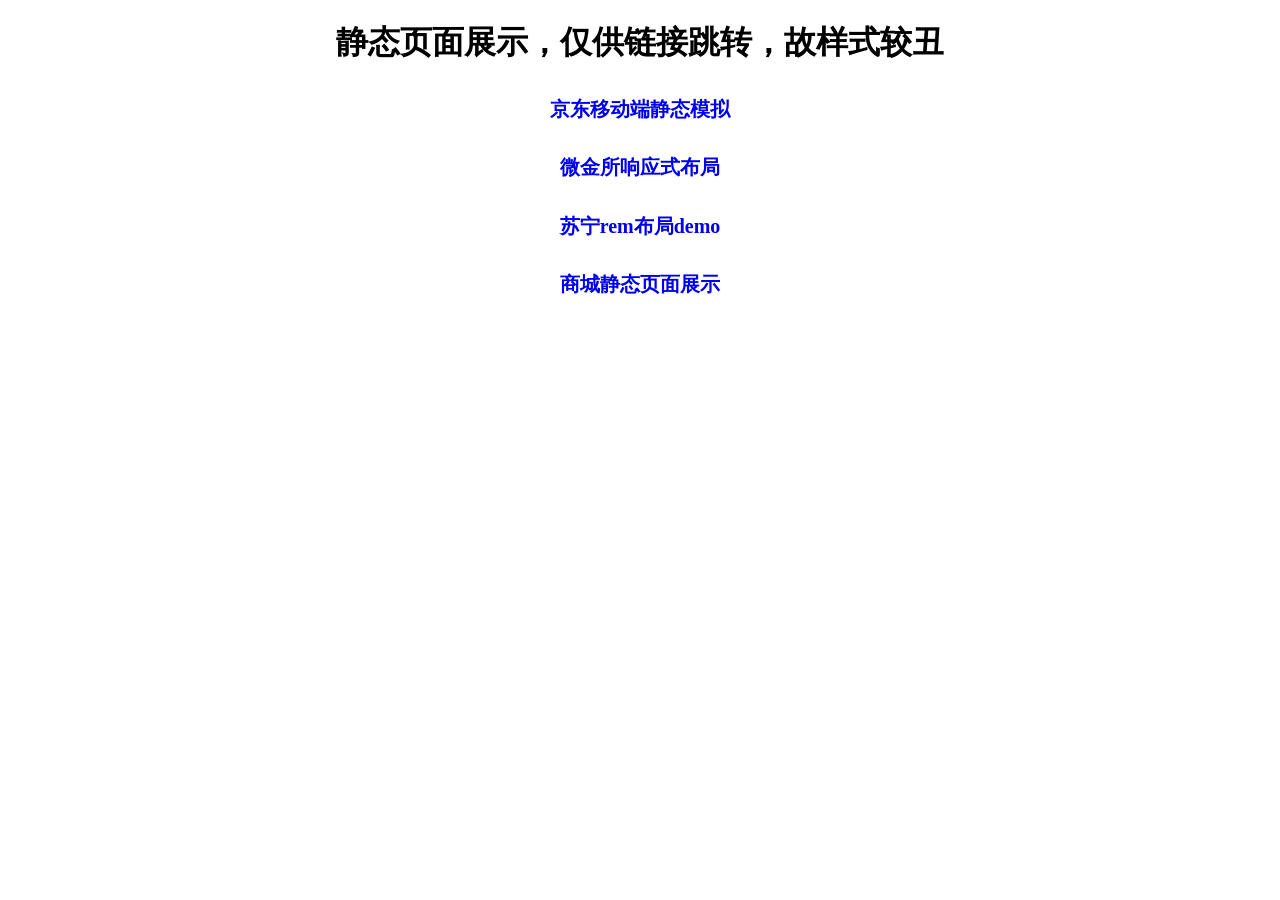
<file: index.html.html>
<!DOCTYPE html>
<html>
	<head>
		<meta charset="utf-8">
		<title></title>


		<style type="text/css">
			body{
				text-align: center;
			}
			a{
				font-size: 20px;
				text-decoration: none;
			}
		</style>
	</head>
	<body>
     <h1>静态页面展示，仅供链接跳转，故样式较丑</h1>
	<h1><a href="javascript:location.href='https://huangshouqing.github.io/01-MJD'">京东移动端静态模拟</a></h1>
	<h1><a href="javascript:location.href='https://huangshouqing.github.io/02-WJS'">微金所响应式布局</a></h1>
	<h1><a href="javascript:location.href='https://huangshouqing.github.io/03-苏宁'">苏宁rem布局demo</a></h1>
	<h1><a href="javascript:location.href='https://huangshouqing.github.io/03-苏宁'">商城静态页面展示</a></h1>
		
		

	
	</body>
</html>
</file>
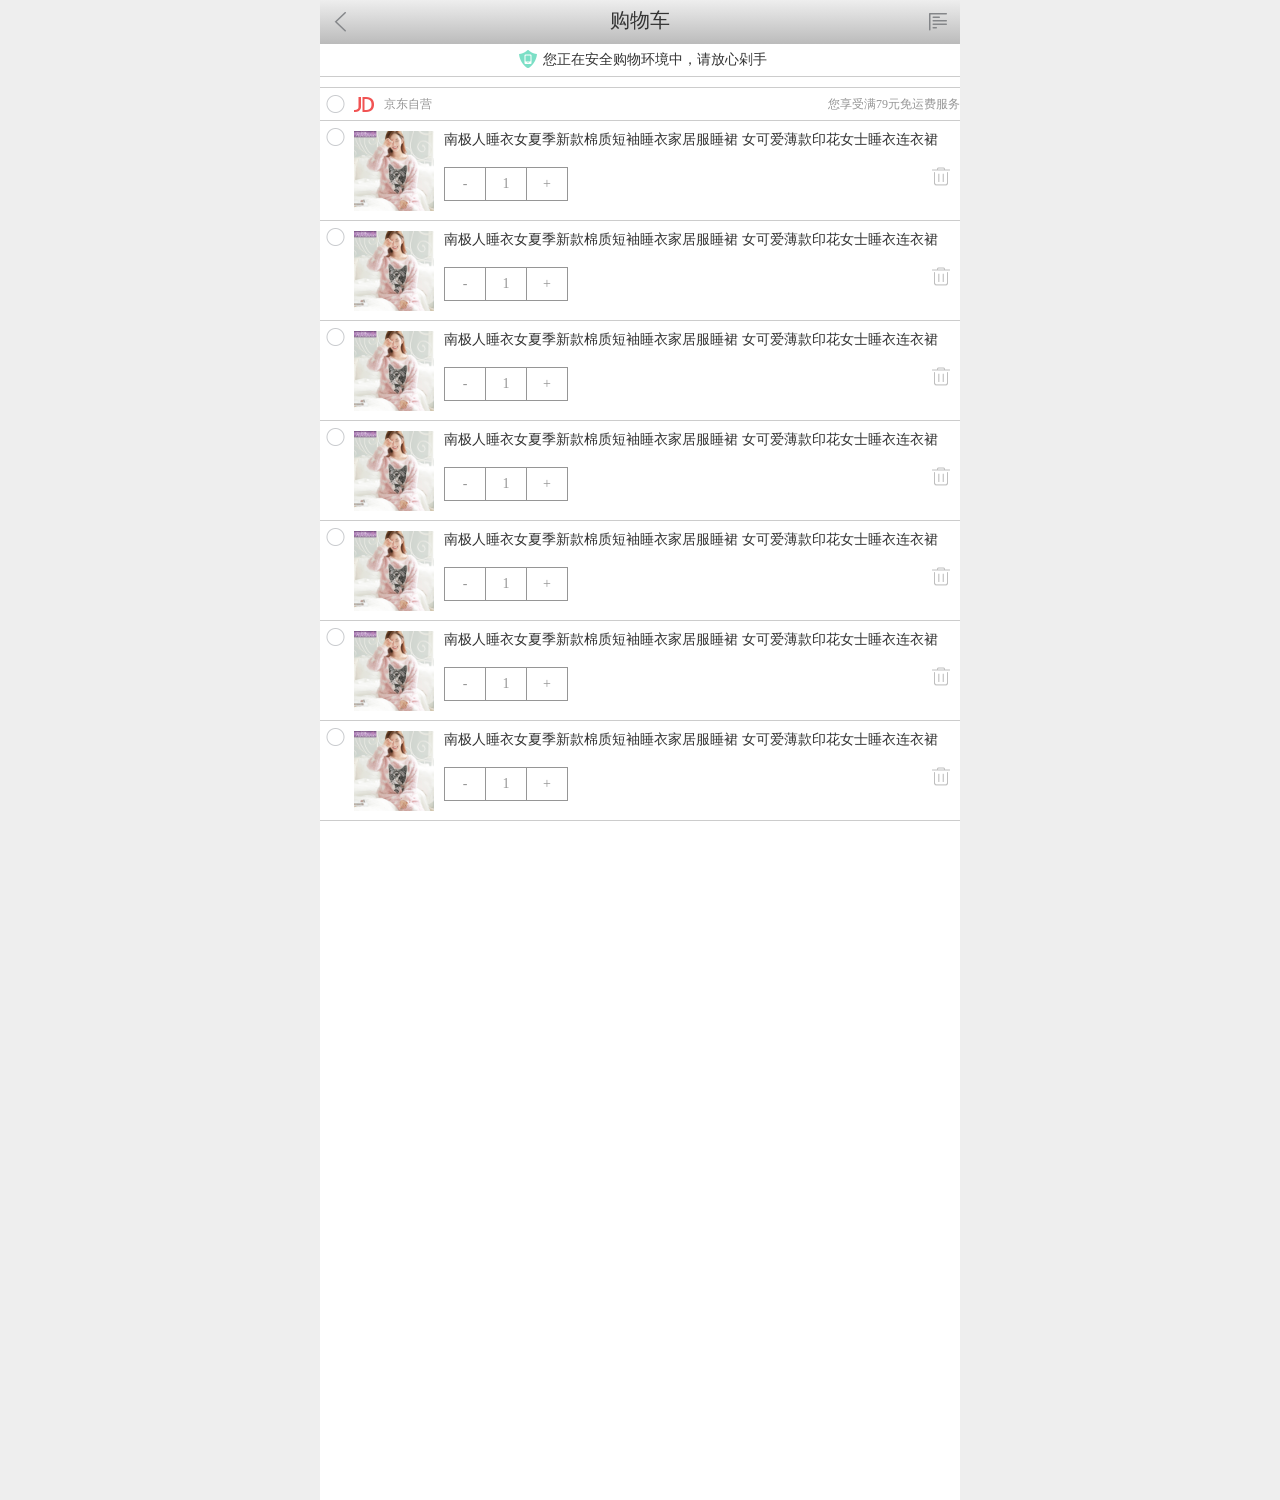
<file: 01-MJD/cart.html>
<!DOCTYPE html>
<html lang="en">
<head>
    <meta charset="UTF-8">
    <meta name="viewport" content="width=device-width, initial-scale=1.0">
    <meta http-equiv="X-UA-Compatible" content="ie=edge">
    <title>cart-25</title>
    <link rel="stylesheet" href="css/base.css">
    <link rel="stylesheet" href="css/animate.css">
    <link rel="stylesheet" href="css/cart.css">
</head>
<body>
    <div class="cart-layout">
        <!-- 头部 -->
        <div class="cart-header header">
            <a href="#" class="back jd-sprite"></a>
            <a href="#" class="menu jd-sprite"></a>
            <div class="search">
               <h4>购物车</h4>
            </div>           
        </div>
        <!-- 安全 -->
        <div class="cart-safe  animated tada">
            <p>您正在安全购物环境中，请放心剁手</p>
        </div>
        <!-- 商品模块 -->
        <div class="cart-product">
            <!-- 头部 -->
            <div class="p-header">
                <!-- 全选按钮 -->
                <span class="chk-all chk jd-sprite"></span>
                <!-- logo -->
                <span class="logo fl jd-sprite"></span>
                <!-- title -->
                <span class="title fl">京东自营</span>
                <!-- 免运费 -->
                <span class="free fr">您享受满79元免运费服务</span>
            </div>
            <!-- 内容 -->
            <div class="p-content">
                <div class="item">
                    <!-- 复选框 -->
                    <span class="chk-one chk jd-sprite"></span>
                    <div class="item-in">
                        <img src="images/detail01.jpg" class="info-img" alt="">
                        <!-- 信息 -->
                        <div class="info">
                            <p class="text">南极人睡衣女夏季新款棉质短袖睡衣家居服睡裙 女可爱薄款印花女士睡衣连衣裙 </p>
                            <div class="option">
                                <div class="count fl">
                                    <span>-</span>
                                    <span>1</span>
                                    <span>+</span>
                                </div>
                                <div class="del fr">
                                    <div class="del-up"></div>
                                    <div class="del-down"></div>
                                </div>
                            </div>
                        </div>
                    </div>
                </div>
                <div class="item">
                    <!-- 复选框 -->
                    <span class="chk-one chk jd-sprite"></span>
                    <div class="item-in">
                        <img src="images/detail01.jpg" class="info-img" alt="">
                        <!-- 信息 -->
                        <div class="info">
                            <p class="text">南极人睡衣女夏季新款棉质短袖睡衣家居服睡裙 女可爱薄款印花女士睡衣连衣裙 </p>
                            <div class="option">
                                <div class="count fl">
                                    <span>-</span>
                                    <span>1</span>
                                    <span>+</span>
                                </div>
                                <div class="del fr">
                                    <div class="del-up"></div>
                                    <div class="del-down"></div>
                                </div>
                            </div>
                        </div>
                    </div>
                </div>
                <div class="item">
                    <!-- 复选框 -->
                    <span class="chk-one chk jd-sprite"></span>
                    <div class="item-in">
                        <img src="images/detail01.jpg" class="info-img" alt="">
                        <!-- 信息 -->
                        <div class="info">
                            <p class="text">南极人睡衣女夏季新款棉质短袖睡衣家居服睡裙 女可爱薄款印花女士睡衣连衣裙 </p>
                            <div class="option">
                                <div class="count fl">
                                    <span>-</span>
                                    <span>1</span>
                                    <span>+</span>
                                </div>
                                <div class="del fr">
                                    <div class="del-up"></div>
                                    <div class="del-down"></div>
                                </div>
                            </div>
                        </div>
                    </div>
                </div>
                <div class="item">
                    <!-- 复选框 -->
                    <span class="chk-one chk jd-sprite"></span>
                    <div class="item-in">
                        <img src="images/detail01.jpg" class="info-img" alt="">
                        <!-- 信息 -->
                        <div class="info">
                            <p class="text">南极人睡衣女夏季新款棉质短袖睡衣家居服睡裙 女可爱薄款印花女士睡衣连衣裙 </p>
                            <div class="option">
                                <div class="count fl">
                                    <span>-</span>
                                    <span>1</span>
                                    <span>+</span>
                                </div>
                                <div class="del fr">
                                    <div class="del-up"></div>
                                    <div class="del-down"></div>
                                </div>
                            </div>
                        </div>
                    </div>
                </div>
                <div class="item">
                    <!-- 复选框 -->
                    <span class="chk-one chk jd-sprite"></span>
                    <div class="item-in">
                        <img src="images/detail01.jpg" class="info-img" alt="">
                        <!-- 信息 -->
                        <div class="info">
                            <p class="text">南极人睡衣女夏季新款棉质短袖睡衣家居服睡裙 女可爱薄款印花女士睡衣连衣裙 </p>
                            <div class="option">
                                <div class="count fl">
                                    <span>-</span>
                                    <span>1</span>
                                    <span>+</span>
                                </div>
                                <div class="del fr">
                                    <div class="del-up"></div>
                                    <div class="del-down"></div>
                                </div>
                            </div>
                        </div>
                    </div>
                </div>
                <div class="item">
                    <!-- 复选框 -->
                    <span class="chk-one chk jd-sprite"></span>
                    <div class="item-in">
                        <img src="images/detail01.jpg" class="info-img" alt="">
                        <!-- 信息 -->
                        <div class="info">
                            <p class="text">南极人睡衣女夏季新款棉质短袖睡衣家居服睡裙 女可爱薄款印花女士睡衣连衣裙 </p>
                            <div class="option">
                                <div class="count fl">
                                    <span>-</span>
                                    <span>1</span>
                                    <span>+</span>
                                </div>
                                <div class="del fr">
                                    <div class="del-up"></div>
                                    <div class="del-down"></div>
                                </div>
                            </div>
                        </div>
                    </div>
                </div>
                <div class="item">
                    <!-- 复选框 -->
                    <span class="chk-one chk jd-sprite"></span>
                    <div class="item-in">
                        <img src="images/detail01.jpg" class="info-img" alt="">
                        <!-- 信息 -->
                        <div class="info">
                            <p class="text">南极人睡衣女夏季新款棉质短袖睡衣家居服睡裙 女可爱薄款印花女士睡衣连衣裙 </p>
                            <div class="option">
                                <div class="count fl">
                                    <span>-</span>
                                    <span>1</span>
                                    <span>+</span>
                                </div>
                                <div class="del fr">
                                    <div class="del-up"></div>
                                    <div class="del-down"></div>
                                </div>
                            </div>
                        </div>
                    </div>
                </div>
            </div>
        </div>
        <!-- 模态框 -->
        <div class="win-box">
            <div class="del-box">
                <p>大哥，确定不要这个商品了吗？</p>
                <div class="btn clearfix">
                    <a href="#" class="cancel fl">取消</a>
                    <a href="#" class="ok fr">确认</a>
                </div>
            </div>
        </div>
    </div>
    <script src="js/tap.js"></script>
    <script src="js/cart.js"></script>
</body>
</html>
</file>
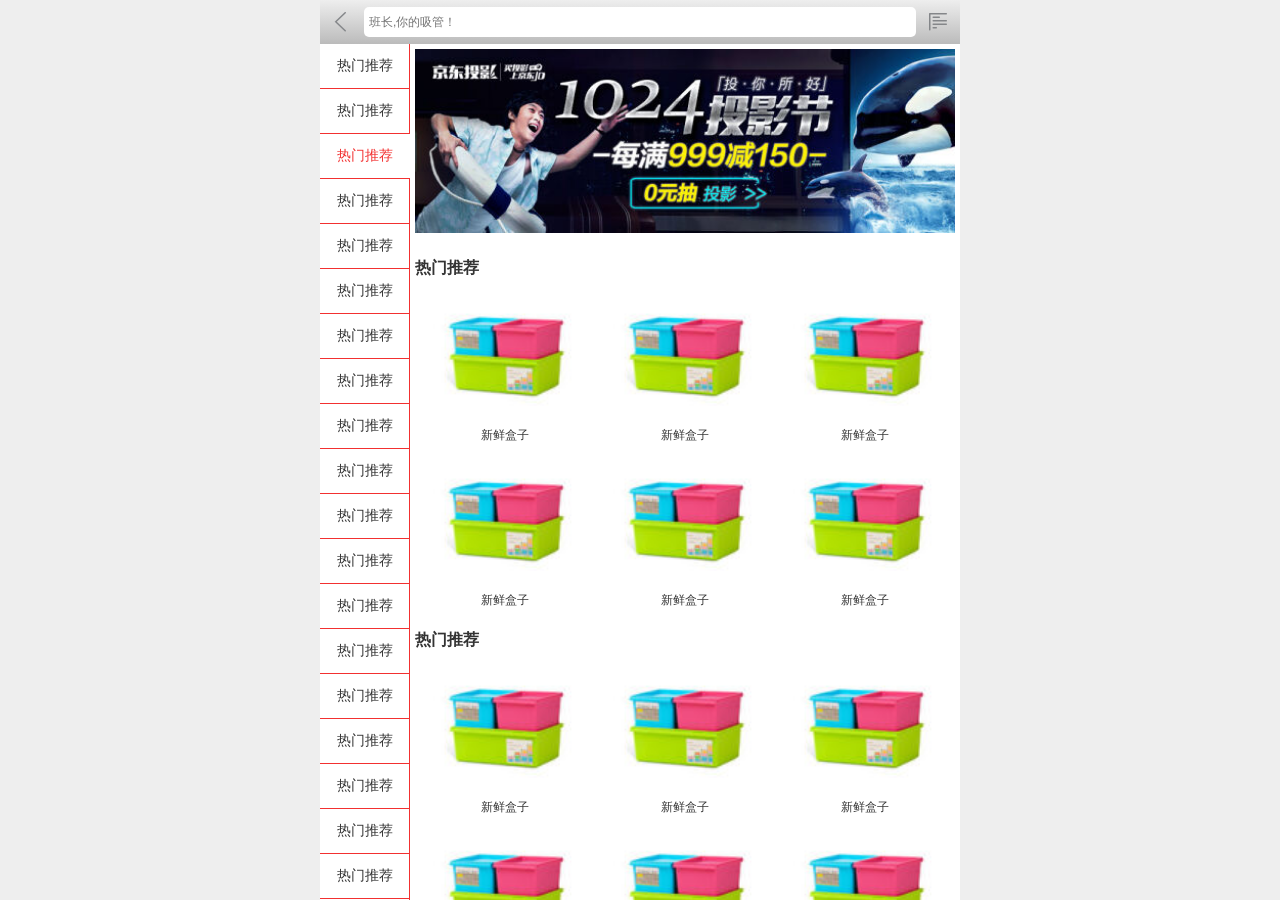
<file: 01-MJD/category.html>
<!DOCTYPE html>
<html lang="en">
<head>
    <meta charset="UTF-8">
    <meta name="viewport" content="width=device-width, initial-scale=1.0">
    <meta http-equiv="X-UA-Compatible" content="ie=edge">
    <title>cate-25</title>
    <link rel="stylesheet" href="css/base.css">
    <link rel="stylesheet" href="css/cate.css">
</head>
<body>
    <!-- 布局容器 -->
    <div class="cate-layout">
        <!-- 头部 -->
        <div class="cate-header header">
            <a href="#" class="back jd-sprite"></a>
            <a href="#" class="menu jd-sprite"></a>
            <div class="search">
                <input type="search" placeholder="班长,你的吸管！">
            </div>           
        </div>
        <!-- 内容 -->
        <div class="cate-content">
            <div class="c-left">
                <ul>
                    <li>热门推荐</li>
                    <li>热门推荐</li>
                    <li class="current">热门推荐</li>
                    <li>热门推荐</li>
                    <li>热门推荐</li>
                    <li>热门推荐</li>
                    <li>热门推荐</li>
                    <li>热门推荐</li>
                    <li>热门推荐</li>
                    <li>热门推荐</li>
                    <li>热门推荐</li>
                    <li>热门推荐</li>
                    <li>热门推荐</li>
                    <li>热门推荐</li>
                    <li>热门推荐</li>
                    <li>热门推荐</li>
                    <li>热门推荐</li>
                    <li>热门推荐</li>
                    <li>热门推荐</li>
                    <li>热门推荐</li>
                    <li>热门推荐</li>
                </ul>
            </div>
            <div class="c-right">
                <div class="right-in">
                    <a href="#" class="cate-banner">
                        <img src="images/cate_banner.jpg" alt="">
                    </a>
                    <h3>热门推荐</h3>
                    <ul class="clearfix">
                        <li>
                            <a href="#">
                                <img src="images/cate_item06.jpg" alt="">
                                <p>新鲜盒子</p>
                            </a>
                        </li>
                        <li>
                            <a href="#">
                                <img src="images/cate_item06.jpg" alt="">
                                <p>新鲜盒子</p>
                            </a>
                        </li>
                        <li>
                            <a href="#">
                                <img src="images/cate_item06.jpg" alt="">
                                <p>新鲜盒子</p>
                            </a>
                        </li>
                        <li>
                            <a href="#">
                                <img src="images/cate_item06.jpg" alt="">
                                <p>新鲜盒子</p>
                            </a>
                        </li>
                        <li>
                            <a href="#">
                                <img src="images/cate_item06.jpg" alt="">
                                <p>新鲜盒子</p>
                            </a>
                        </li>
                        <li>
                            <a href="#">
                                <img src="images/cate_item06.jpg" alt="">
                                <p>新鲜盒子</p>
                            </a>
                        </li>
                    </ul>
                    <h3>热门推荐</h3>
                    <ul class="clearfix">
                        <li>
                            <a href="#">
                                <img src="images/cate_item06.jpg" alt="">
                                <p>新鲜盒子</p>
                            </a>
                        </li>
                        <li>
                            <a href="#">
                                <img src="images/cate_item06.jpg" alt="">
                                <p>新鲜盒子</p>
                            </a>
                        </li>
                        <li>
                            <a href="#">
                                <img src="images/cate_item06.jpg" alt="">
                                <p>新鲜盒子</p>
                            </a>
                        </li>
                        <li>
                            <a href="#">
                                <img src="images/cate_item06.jpg" alt="">
                                <p>新鲜盒子</p>
                            </a>
                        </li>
                        <li>
                            <a href="#">
                                <img src="images/cate_item06.jpg" alt="">
                                <p>新鲜盒子</p>
                            </a>
                        </li>
                        <li>
                            <a href="#">
                                <img src="images/cate_item06.jpg" alt="">
                                <p>新鲜盒子</p>
                            </a>
                        </li>
                    </ul>
                    <h3>热门推荐</h3>
                    <ul class="clearfix">
                        <li>
                            <a href="#">
                                <img src="images/cate_item06.jpg" alt="">
                                <p>新鲜盒子</p>
                            </a>
                        </li>
                        <li>
                            <a href="#">
                                <img src="images/cate_item06.jpg" alt="">
                                <p>新鲜盒子</p>
                            </a>
                        </li>
                        <li>
                            <a href="#">
                                <img src="images/cate_item06.jpg" alt="">
                                <p>新鲜盒子</p>
                            </a>
                        </li>
                        <li>
                            <a href="#">
                                <img src="images/cate_item06.jpg" alt="">
                                <p>新鲜盒子</p>
                            </a>
                        </li>
                        <li>
                            <a href="#">
                                <img src="images/cate_item06.jpg" alt="">
                                <p>新鲜盒子</p>
                            </a>
                        </li>
                        <li>
                            <a href="#">
                                <img src="images/cate_item06.jpg" alt="">
                                <p>新鲜盒子</p>
                            </a>
                        </li>
                    </ul>
                </div>
            </div>
        </div>
    </div>
    <script src="js/iscroll.js"></script>
    <script src="js/cate.js"></script>
</body>
</html>
</file>
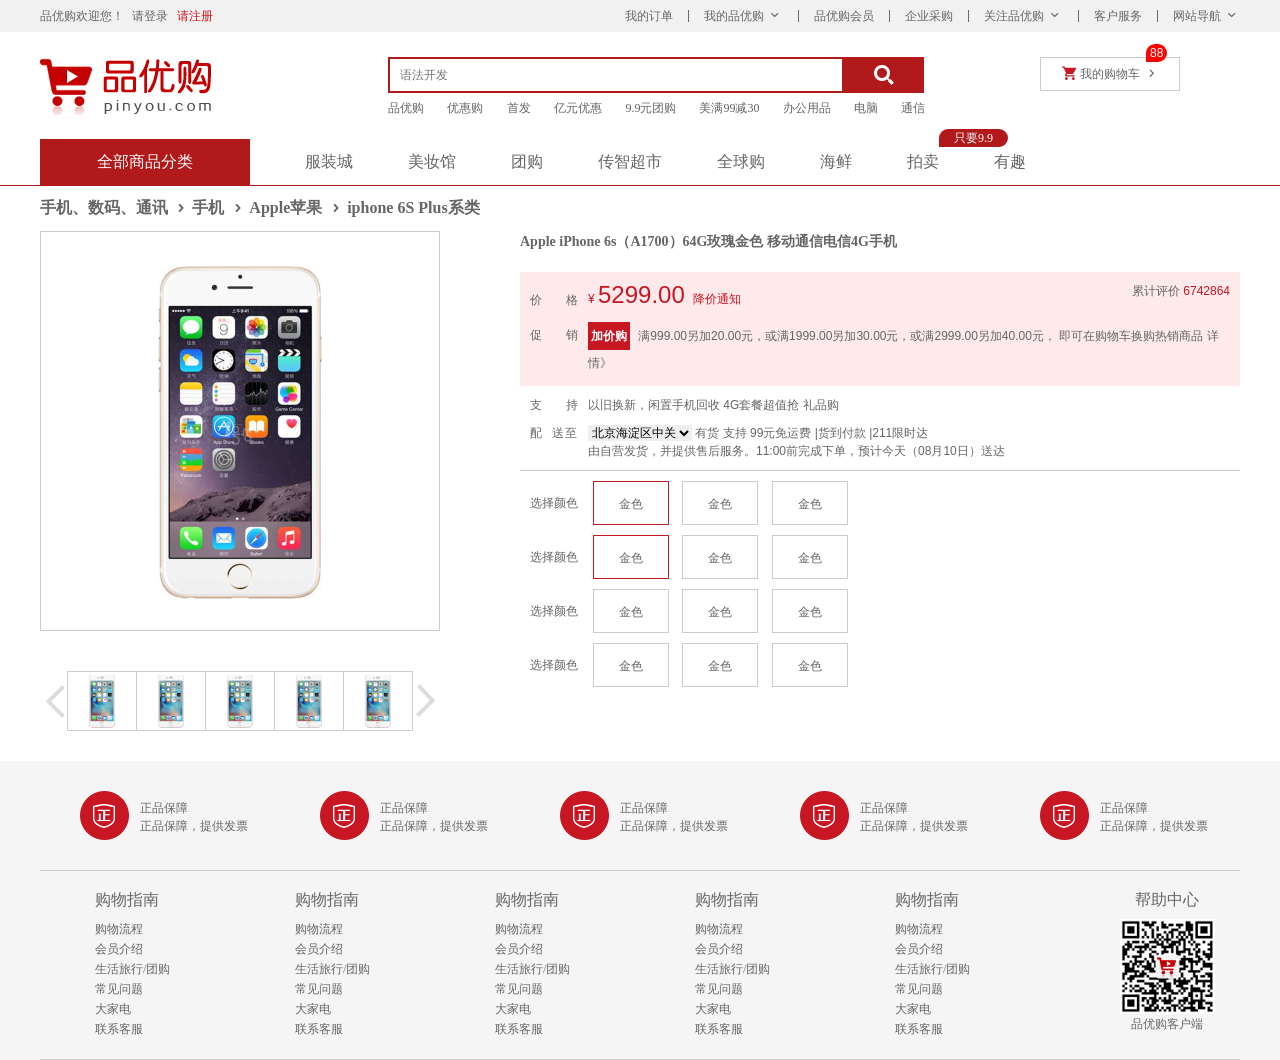
<file: pinyougou/details.html>
<!DOCTYPE html>
<html lang="en">
<head>
	<meta charset="UTF-8">
	<title>品优购详情页</title>
	<link rel="stylesheet" href="css/normalize.css">
	<link rel="stylesheet" href="css/common.css">
	<link rel="stylesheet" href="fonts/iconfont.css">
	<link rel="stylesheet" href="css/details.css">
</head>
<body>
	<!-- 头部区域 -->
    <header>
        <div class="short-nav">
            <div class="container clearfix">
                <div class="fl sn-l">
                    品优购欢迎您！
                    <a class="ml-5 mr-5" href="#">请登录</a>
                    <a class="m-color" href="#">请注册</a>
                </div>
                <div class="fr sn-r">
                    <ul>
                        <li><a href="#">我的订单</a></li>
                        <li class="line"></li>
                        <li><a href="#">我的品优购 <i class="iconfont icon-msnui-down-arrow-round"></i></a></li>
                        <li class="line"></li>
                        <li><a href="#">品优购会员	</a></li>
                        <li class="line"></li>
                        <li><a href="#">企业采购</a></li>
                        <li class="line"></li>
                        <li><a href="#">关注品优购 <i class="iconfont icon-msnui-down-arrow-round"></i></a></li>
                        <li class="line"></li>
                        <li><a href="#">客户服务</a></li>
                        <li class="line"></li>
                        <li><a href="#">网站导航 <i class="iconfont icon-msnui-down-arrow-round"></i></a></li>
                    </ul>
                </div>
            </div>
        </div>
        <div class="header-main container">
            <div class="logo-wrapper">
                <!-- 这里是给搜索引擎识别的 为了提高权重 -->
                <h1>品优购</h1>
            </div>
            <div class="search-wrapper">
                <input type="text" placeholder="语法开发">
                <button><i class="iconfont icon-search2"></i></button>
            </div>
            <div class="cart-wrapper">
                <i class="iconfont icon-gouwuche m-color"></i> 我的购物车
                <i class="iconfont icon-iconfonti"></i>
                <span class="count">88</span>
                <div class="cart-info">
                    <!-- 障眼法的盒子 -->
                    <div class="white-box"></div>
                    <p>你的购物车空空如也！！</p>
                    <p>你的购物车空空如也！！</p>
                    <p>你的购物车空空如也！！</p>
                    <p>你的购物车空空如也！！</p>
                    <p>你的购物车空空如也！！</p>
                    <p>你的购物车空空如也！！</p>
                </div>
            </div>
            <div class="search-hot">
                <a href="#">品优购</a>
                <a href="#">优惠购</a>
                <a href="#">首发</a>
                <a href="#">亿元优惠</a>
                <a href="#">9.9元团购 </a>
                <a href="#">美满99减30</a>
                <a href="#">办公用品</a>
                <a href="#">电脑</a>
                <a href="#">通信</a>
            </div>
        </div>
        <div class="main-nav container clearfix">
            <div class="fl pro-classify">
                全部商品分类
                <div class="drop-down">
                    <ul>
                        <li><a href="#">家用电器</a> <i class="iconfont icon-iconfonti"></i> </li>
                        <li><a href="#">手机、数码、通信</a> <i class="iconfont icon-iconfonti"></i> </li>
                        <li><a href="#">家用电器</a> <i class="iconfont icon-iconfonti"></i> </li>
                        <li><a href="#">手机、数码、通信</a> <i class="iconfont icon-iconfonti"></i> </li>
                        <li><a href="#">家用电器</a> <i class="iconfont icon-iconfonti"></i> </li>
                        <li><a href="#">手机、数码、通信</a> <i class="iconfont icon-iconfonti"></i> </li>
                        <li><a href="#">家用电器</a> <i class="iconfont icon-iconfonti"></i> </li>
                        <li><a href="#">手机、数码、通信</a> <i class="iconfont icon-iconfonti"></i> </li>
                        <li><a href="#">家用电器</a> <i class="iconfont icon-iconfonti"></i> </li>
                        <li><a href="#">手机、数码、通信</a> <i class="iconfont icon-iconfonti"></i> </li>
                        <li><a href="#">家用电器</a> <i class="iconfont icon-iconfonti"></i> </li>
                        <li><a href="#">手机、数码、通信</a> <i class="iconfont icon-iconfonti"></i> </li>
                        <li><a href="#">家用电器</a> <i class="iconfont icon-iconfonti"></i> </li>
                        <li><a href="#">手机、数码、通信</a> <i class="iconfont icon-iconfonti"></i> </li>
                        <li><a href="#">家用电器</a> <i class="iconfont icon-iconfonti"></i> </li>
                    </ul>
                </div>
            </div>
            <div class="fl pro-nav">
                <ul class="clearfix">
                    <li><a href="#">服装城</a></li>
                    <li><a href="#">美妆馆</a></li>
                    <li><a href="#">团购</a></li>
                    <li><a href="#">传智超市</a></li>
                    <li><a href="#">全球购</a></li>
                    <li><a href="#">海鲜</a></li>
                    <li><a href="#">拍卖<span class="hot">只要9.9</span></a></li>
                    <li><a href="#">有趣</a></li>
                </ul>
            </div>
        </div>
    </header>
	
	<!-- 面包屑导航 -->
	<div class="container crumbs-nav">
		<a href="#">手机、数码、通讯   </a>
		<i class="iconfont icon-iconfonti"></i>
		<a href="#">手机</a>
		<i class="iconfont icon-iconfonti"></i>
		<a href="#">Apple苹果</a>
		<i class="iconfont icon-iconfonti"></i>
		<a href="#">iphone 6S Plus系类 </a>
	</div>
    <!-- 产品详情区域 -->
	<div class="container pro-main clearfix">
		<div class="pro-l fl">
			<div class="preview-big">
				<img src="upload/details.png" alt="">
			</div>
			<div class="preview-small">
				<a class="arrow arrow-l"></a>
				<div class="ps-img">
					<ul class="clearfix">
						<li><img src="upload/details-small.png" alt=""></li>
						<li><img src="upload/details-small.png" alt=""></li>
						<li><img src="upload/details-small.png" alt=""></li>
						<li><img src="upload/details-small.png" alt=""></li>
						<li><img src="upload/details-small.png" alt=""></li>
						<li><img src="upload/details-small.png" alt=""></li>
						<li><img src="upload/details-small.png" alt=""></li>
					</ul>
				</div>
				<a class="arrow arrow-r"></a>
			</div>
		</div>
		<div class="pro-r fr">
			<h4><a href="#">Apple iPhone 6s（A1700）64G玫瑰金色 移动通信电信4G手机</a></h4>
			<div class="price-desc mb-10">
				<span class="evaluate">累计评价 <span class="m-color">6742864</span></span>
				<div class="price-info clearfix">
					<div class="fl desc-dt">价　　格</div>
					<div class="fl desc-dd m-color"> ¥ <span class="fz-big">5299.00</span> <a class="m-color ml-5" href="#">降价通知</a></div>
				</div>
				<div class="promotion-info clearfix">
					<div class="fl desc-dt">促　　销</div>
					<div class="fl desc-dd"><strong class="add-price">加价购</strong> 满999.00另加20.00元，或满1999.00另加30.00元，或满2999.00另加40.00元， 即可在购物车换购热销商品 
					详情》</div>
				</div>
			</div>
			<div class="support mb-10 clearfix">
				<div class="fl desc-dt">支　　持</div>
				<div class="fl">以旧换新，闲置手机回收 4G套餐超值抢 礼品购</div>
			</div>
			<div class="address mb-10 clearfix">
				<div class="fl desc-dt">配　送  至</div>
				<div class="fl">
					<p><select name="" id="">
						<option value="北京海淀区中关">北京海淀区中关</option>
						<option value="北京海淀区中关">北京海淀区中关</option>
						<option value="北京海淀区中关">北京海淀区中关</option>
						<option value="北京海淀区中关">北京海淀区中关</option>
					</select> 有货 支持 99元免运费 |货到付款 |211限时达</p>
					<p>由自营发货，并提供售后服务。11:00前完成下单，预计今天（08月10日）送达</p>
				</div>
			</div>
			<div class="line  mb-10"></div>
			<div class="select mb-10 clearfix">
				<div class="fl desc-dt">选择颜色</div>
				<div class="fl">
					<span class="select-box ml-5 mr-5 current">金色</span>
					<span class="select-box ml-5 mr-5">金色</span>
					<span class="select-box ml-5 mr-5">金色</span>
				</div>
			</div>
			<div class="select mb-10 clearfix">
				<div class="fl desc-dt">选择颜色</div>
				<div class="fl">
					<span class="select-box ml-5 mr-5 current">金色</span>
					<span class="select-box ml-5 mr-5">金色</span>
					<span class="select-box ml-5 mr-5">金色</span>
				</div>
			</div>
			<div class="select mb-10 clearfix">
				<div class="fl desc-dt">选择颜色</div>
				<div class="fl">
					<span class="select-box ml-5 mr-5">金色</span>
					<span class="select-box ml-5 mr-5">金色</span>
					<span class="select-box ml-5 mr-5">金色</span>
				</div>
			</div>
			<div class="select mb-10 clearfix">
				<div class="fl desc-dt">选择颜色</div>
				<div class="fl">
					<span class="select-box ml-5 mr-5">金色</span>
					<span class="select-box ml-5 mr-5">金色</span>
					<span class="select-box ml-5 mr-5">金色</span>
				</div>
			</div>


		</div>
	</div>

    <!-- 底部区域 -->
    <footer>
    	<div class="container">
    		<div class="footer-h">
    			<ul class="clearfix">
    				<li>
    					<div class="footer-icons"></div>
    					<p class="mt-8">正品保障</p>
    					<p>正品保障，提供发票</p>
    				</li>
    				<li>
    					<div class="footer-icons"></div>
    					<p class="mt-8">正品保障</p>
    					<p>正品保障，提供发票</p>
    				</li>
    				<li>
    					<div class="footer-icons"></div>
    					<p class="mt-8">正品保障</p>
    					<p>正品保障，提供发票</p>
    				</li>
    				<li>
    					<div class="footer-icons"></div>
    					<p class="mt-8">正品保障</p>
    					<p>正品保障，提供发票</p>
    				</li>
    				<li>
    					<div class="footer-icons"></div>
    					<p class="mt-8">正品保障</p>
    					<p>正品保障，提供发票</p>
    				</li>
    			</ul>
    		</div>
    		<div class="footer-b clearfix">
    			<dl>
    				<dt>购物指南</dt>
    				<dd><a href="#">购物流程</a></dd>
					<dd><a href="#">会员介绍</a></dd>
					<dd><a href="#">生活旅行/团购</a></dd>
					<dd><a href="#">常见问题</a></dd>
					<dd><a href="#">大家电</a></dd>
					<dd><a href="#">联系客服</a></dd>
    			</dl>
    			<dl>
    				<dt>购物指南</dt>
    				<dd><a href="#">购物流程</a></dd>
					<dd><a href="#">会员介绍</a></dd>
					<dd><a href="#">生活旅行/团购</a></dd>
					<dd><a href="#">常见问题</a></dd>
					<dd><a href="#">大家电</a></dd>
					<dd><a href="#">联系客服</a></dd>
    			</dl>
    			<dl>
    				<dt>购物指南</dt>
    				<dd><a href="#">购物流程</a></dd>
					<dd><a href="#">会员介绍</a></dd>
					<dd><a href="#">生活旅行/团购</a></dd>
					<dd><a href="#">常见问题</a></dd>
					<dd><a href="#">大家电</a></dd>
					<dd><a href="#">联系客服</a></dd>
    			</dl>
    			<dl>
    				<dt>购物指南</dt>
    				<dd><a href="#">购物流程</a></dd>
					<dd><a href="#">会员介绍</a></dd>
					<dd><a href="#">生活旅行/团购</a></dd>
					<dd><a href="#">常见问题</a></dd>
					<dd><a href="#">大家电</a></dd>
					<dd><a href="#">联系客服</a></dd>
    			</dl>
    			<dl>
    				<dt>购物指南</dt>
    				<dd><a href="#">购物流程</a></dd>
					<dd><a href="#">会员介绍</a></dd>
					<dd><a href="#">生活旅行/团购</a></dd>
					<dd><a href="#">常见问题</a></dd>
					<dd><a href="#">大家电</a></dd>
					<dd><a href="#">联系客服</a></dd>
    			</dl>
    			<dl class="help">
    				<dt>帮助中心</dt>
    				<dd><a href="#"><img src="images/erweima_11.png" alt=""></a></dd>
					<dd><a href="#">品优购客户端</a></dd>
    			</dl>
    		</div>
    		<div class="footer-f"></div>
    	</div>
    </footer>
</body>
</html>
</file>
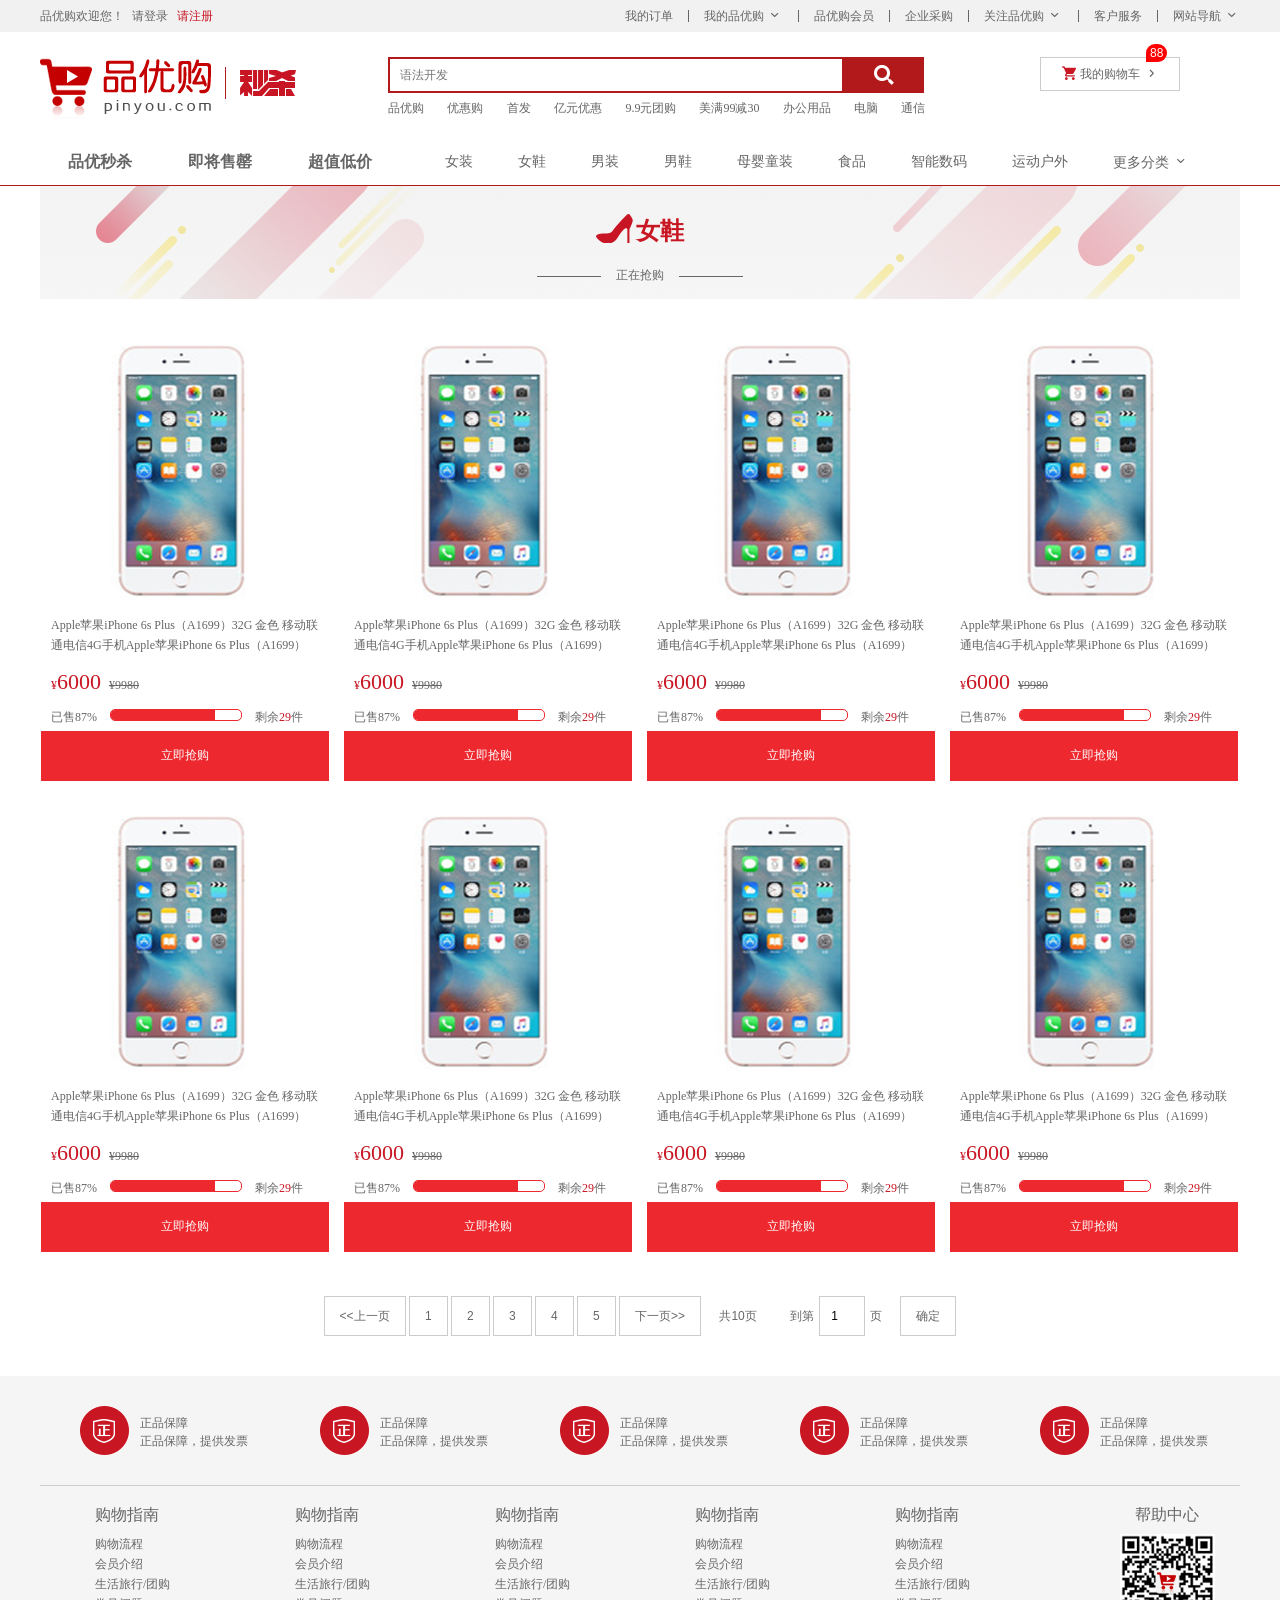
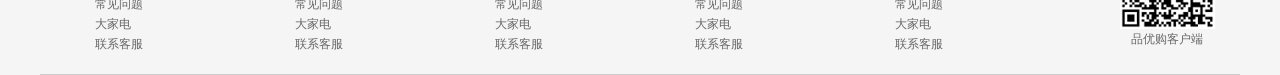
<file: pinyougou/list.html>
<!DOCTYPE html>
<html lang="en">

<head>
    <meta charset="UTF-8">
    <title>品优购列表页</title>
    <link rel="stylesheet" href="css/normalize.css">
    <link rel="stylesheet" href="css/common.css">
    <!-- 引用字体图标文件 -->
    <link rel="stylesheet" type="text/css" href="fonts/iconfont.css">
    <link rel="stylesheet" href="css/list.css">
</head>

<body>
    <!-- 头部区域 -->
    <header>
        <div class="short-nav">
            <div class="container clearfix">
                <div class="fl sn-l">
                    品优购欢迎您！
                    <a class="ml-5 mr-5" href="#">请登录</a>
                    <a class="m-color" href="#">请注册</a>
                </div>
                <div class="fr sn-r">
                    <ul>
                        <li><a href="#">我的订单</a></li>
                        <li class="line"></li>
                        <li><a href="#">我的品优购 <i class="iconfont icon-msnui-down-arrow-round"></i></a></li>
                        <li class="line"></li>
                        <li><a href="#">品优购会员	</a></li>
                        <li class="line"></li>
                        <li><a href="#">企业采购</a></li>
                        <li class="line"></li>
                        <li><a href="#">关注品优购 <i class="iconfont icon-msnui-down-arrow-round"></i></a></li>
                        <li class="line"></li>
                        <li><a href="#">客户服务</a></li>
                        <li class="line"></li>
                        <li><a href="#">网站导航 <i class="iconfont icon-msnui-down-arrow-round"></i></a></li>
                    </ul>
                </div>
            </div>
        </div>
        <div class="header-main container">
            <div class="logo-wrapper">
                <!-- 这里是给搜索引擎识别的 为了提高权重 -->
                <h1>品优购</h1>
                <div class="sec-kill"></div>
            </div>
            <div class="search-wrapper">
                <input type="text" placeholder="语法开发">
                <button><i class="iconfont icon-search2"></i></button>
            </div>
            <div class="cart-wrapper">
                <i class="iconfont icon-gouwuche m-color"></i> 我的购物车
                <i class="iconfont icon-iconfonti"></i>
                <span class="count">88</span>
                <div class="cart-info">
                    <!-- 障眼法的盒子 -->
                    <div class="white-box"></div>
                    <p>你的购物车空空如也！！</p>
                    <p>你的购物车空空如也！！</p>
                    <p>你的购物车空空如也！！</p>
                    <p>你的购物车空空如也！！</p>
                    <p>你的购物车空空如也！！</p>
                    <p>你的购物车空空如也！！</p>
                </div>
            </div>
            <div class="search-hot">
                <a href="#">品优购</a>
                <a href="#">优惠购</a>
                <a href="#">首发</a>
                <a href="#">亿元优惠</a>
                <a href="#">9.9元团购 </a>
                <a href="#">美满99减30</a>
                <a href="#">办公用品</a>
                <a href="#">电脑</a>
                <a href="#">通信</a>
            </div>
        </div>
        <div class="main-nav container clearfix">
            <ul class="fl mn-1">
            	<li><a href="#">品优秒杀</a></li>
            	<li><a href="#">即将售罄</a></li>
            	<li><a href="#">超值低价</a></li>
            </ul>
            <ul class="fl mn-2">
            	<li><a href="#">女装</a></li>
            	<li><a href="#">女鞋</a></li>
            	<li><a href="#">男装</a></li>
            	<li><a href="#">男鞋</a></li>
            	<li><a href="#">母婴童装</a></li> 
            	<li><a href="#">食品</a></li>
            	<li><a href="#">智能数码</a></li> 
            	<li><a href="#">运动户外</a></li> 
            	<li><a href="#">更多分类 <i class="iconfont icon-msnui-down-arrow-round"></i></a></li>
            </ul>
        </div>
    </header>
	
	<!-- 列表标题区域 -->
	<div class="list-title container">
		<div class="list-h">
			<div class="title-icons"></div>
			<span class="m-color">女鞋</span>
		</div>
		<div class="rush">
			<span>正在抢购</span>
		</div>
	</div>
	
	<!-- 列表详情区域 -->
	<div class="list-product container">
		<ul class="clearfix">
			<li class="list-item">
				<a href="#">
					<div class="img-wrapper"><img src="upload/pro.png" alt=""></div>
					<div class="pro-text">
						Apple苹果iPhone 6s Plus（A1699）32G 金色 移动联通电信4G手机Apple苹果iPhone 6s Plus（A1699）32G 金色 
					</div>
					<div class="pro-price">
						<span class="m-color new-price">&yen;<i class="fz-big">6000</i></span>
						<del class="old-price ml-5">&yen;9980</del>
					</div>
					<div class="pro-inventory">
						<span>已售87%</span>
						<span class="progress">
							<div class="progress-info"></div>
						</span>
						<span>剩余<i class="m-color">29</i>件</span>
					</div>
					<input class="btn" type="button" value="立即抢购">
				</a>
			</li>
			<li class="list-item">
				<a href="#">
					<div class="img-wrapper"><img src="upload/pro.png" alt=""></div>
					<div class="pro-text">
						Apple苹果iPhone 6s Plus（A1699）32G 金色 移动联通电信4G手机Apple苹果iPhone 6s Plus（A1699）32G 金色 
					</div>
					<div class="pro-price">
						<span class="m-color new-price">&yen;<i class="fz-big">6000</i></span>
						<del class="old-price ml-5">&yen;9980</del>
					</div>
					<div class="pro-inventory">
						<span>已售87%</span>
						<span class="progress">
							<div class="progress-info"></div>
						</span>
						<span>剩余<i class="m-color">29</i>件</span>
					</div>
					<input class="btn" type="button" value="立即抢购">
				</a>
			</li>
			<li class="list-item">
				<a href="#">
					<div class="img-wrapper"><img src="upload/pro.png" alt=""></div>
					<div class="pro-text">
						Apple苹果iPhone 6s Plus（A1699）32G 金色 移动联通电信4G手机Apple苹果iPhone 6s Plus（A1699）32G 金色 
					</div>
					<div class="pro-price">
						<span class="m-color new-price">&yen;<i class="fz-big">6000</i></span>
						<del class="old-price ml-5">&yen;9980</del>
					</div>
					<div class="pro-inventory">
						<span>已售87%</span>
						<span class="progress">
							<div class="progress-info"></div>
						</span>
						<span>剩余<i class="m-color">29</i>件</span>
					</div>
					<input class="btn" type="button" value="立即抢购">
				</a>
			</li>
			<li class="list-item">
				<a href="#">
					<div class="img-wrapper"><img src="upload/pro.png" alt=""></div>
					<div class="pro-text">
						Apple苹果iPhone 6s Plus（A1699）32G 金色 移动联通电信4G手机Apple苹果iPhone 6s Plus（A1699）32G 金色 
					</div>
					<div class="pro-price">
						<span class="m-color new-price">&yen;<i class="fz-big">6000</i></span>
						<del class="old-price ml-5">&yen;9980</del>
					</div>
					<div class="pro-inventory">
						<span>已售87%</span>
						<span class="progress">
							<div class="progress-info"></div>
						</span>
						<span>剩余<i class="m-color">29</i>件</span>
					</div>
					<input class="btn" type="button" value="立即抢购">
				</a>
			</li>
			<li class="list-item">
				<a href="#">
					<div class="img-wrapper"><img src="upload/pro.png" alt=""></div>
					<div class="pro-text">
						Apple苹果iPhone 6s Plus（A1699）32G 金色 移动联通电信4G手机Apple苹果iPhone 6s Plus（A1699）32G 金色 
					</div>
					<div class="pro-price">
						<span class="m-color new-price">&yen;<i class="fz-big">6000</i></span>
						<del class="old-price ml-5">&yen;9980</del>
					</div>
					<div class="pro-inventory">
						<span>已售87%</span>
						<span class="progress">
							<div class="progress-info"></div>
						</span>
						<span>剩余<i class="m-color">29</i>件</span>
					</div>
					<input class="btn" type="button" value="立即抢购">
				</a>
			</li>
			<li class="list-item">
				<a href="#">
					<div class="img-wrapper"><img src="upload/pro.png" alt=""></div>
					<div class="pro-text">
						Apple苹果iPhone 6s Plus（A1699）32G 金色 移动联通电信4G手机Apple苹果iPhone 6s Plus（A1699）32G 金色 
					</div>
					<div class="pro-price">
						<span class="m-color new-price">&yen;<i class="fz-big">6000</i></span>
						<del class="old-price ml-5">&yen;9980</del>
					</div>
					<div class="pro-inventory">
						<span>已售87%</span>
						<span class="progress">
							<div class="progress-info"></div>
						</span>
						<span>剩余<i class="m-color">29</i>件</span>
					</div>
					<input class="btn" type="button" value="立即抢购">
				</a>
			</li>
			<li class="list-item">
				<a href="#">
					<div class="img-wrapper"><img src="upload/pro.png" alt=""></div>
					<div class="pro-text">
						Apple苹果iPhone 6s Plus（A1699）32G 金色 移动联通电信4G手机Apple苹果iPhone 6s Plus（A1699）32G 金色 
					</div>
					<div class="pro-price">
						<span class="m-color new-price">&yen;<i class="fz-big">6000</i></span>
						<del class="old-price ml-5">&yen;9980</del>
					</div>
					<div class="pro-inventory">
						<span>已售87%</span>
						<span class="progress">
							<div class="progress-info"></div>
						</span>
						<span>剩余<i class="m-color">29</i>件</span>
					</div>
					<input class="btn" type="button" value="立即抢购">
				</a>
			</li>
			<li class="list-item">
				<a href="#">
					<div class="img-wrapper"><img src="upload/pro.png" alt=""></div>
					<div class="pro-text">
						Apple苹果iPhone 6s Plus（A1699）32G 金色 移动联通电信4G手机Apple苹果iPhone 6s Plus（A1699）32G 金色 
					</div>
					<div class="pro-price">
						<span class="m-color new-price">&yen;<i class="fz-big">6000</i></span>
						<del class="old-price ml-5">&yen;9980</del>
					</div>
					<div class="pro-inventory">
						<span>已售87%</span>
						<span class="progress">
							<div class="progress-info"></div>
						</span>
						<span>剩余<i class="m-color">29</i>件</span>
					</div>
					<input class="btn" type="button" value="立即抢购">
				</a>
			</li>
		</ul>
	</div>
	
	<!-- 分页区域 -->
	<div class="page-wrapper container">
		<div class="page">&lt;&lt;上一页</div>        
		<div class="page">1</div>
		<div class="page">2</div>
		<div class="page">3</div>
		<div class="page">4</div>
		<div class="page">5</div>
		<div class="page">下一页&gt;&gt;</div>
		<span class="page all-page no-border">共10页</span>
		<span class="page page-count no-border">到第<input type="number" value="1">页</span>
		<span class="page sure-btn">确定</span>
	</div>

    <!-- 底部区域 -->
    <footer>
        <div class="container">
            <div class="footer-h">
                <ul class="clearfix">
                    <li>
                        <div class="footer-icons"></div>
                        <p class="mt-8">正品保障</p>
                        <p>正品保障，提供发票</p>
                    </li>
                    <li>
                        <div class="footer-icons"></div>
                        <p class="mt-8">正品保障</p>
                        <p>正品保障，提供发票</p>
                    </li>
                    <li>
                        <div class="footer-icons"></div>
                        <p class="mt-8">正品保障</p>
                        <p>正品保障，提供发票</p>
                    </li>
                    <li>
                        <div class="footer-icons"></div>
                        <p class="mt-8">正品保障</p>
                        <p>正品保障，提供发票</p>
                    </li>
                    <li>
                        <div class="footer-icons"></div>
                        <p class="mt-8">正品保障</p>
                        <p>正品保障，提供发票</p>
                    </li>
                </ul>
            </div>
            <div class="footer-b clearfix">
                <dl>
                    <dt>购物指南</dt>
                    <dd><a href="#">购物流程</a></dd>
                    <dd><a href="#">会员介绍</a></dd>
                    <dd><a href="#">生活旅行/团购</a></dd>
                    <dd><a href="#">常见问题</a></dd>
                    <dd><a href="#">大家电</a></dd>
                    <dd><a href="#">联系客服</a></dd>
                </dl>
                <dl>
                    <dt>购物指南</dt>
                    <dd><a href="#">购物流程</a></dd>
                    <dd><a href="#">会员介绍</a></dd>
                    <dd><a href="#">生活旅行/团购</a></dd>
                    <dd><a href="#">常见问题</a></dd>
                    <dd><a href="#">大家电</a></dd>
                    <dd><a href="#">联系客服</a></dd>
                </dl>
                <dl>
                    <dt>购物指南</dt>
                    <dd><a href="#">购物流程</a></dd>
                    <dd><a href="#">会员介绍</a></dd>
                    <dd><a href="#">生活旅行/团购</a></dd>
                    <dd><a href="#">常见问题</a></dd>
                    <dd><a href="#">大家电</a></dd>
                    <dd><a href="#">联系客服</a></dd>
                </dl>
                <dl>
                    <dt>购物指南</dt>
                    <dd><a href="#">购物流程</a></dd>
                    <dd><a href="#">会员介绍</a></dd>
                    <dd><a href="#">生活旅行/团购</a></dd>
                    <dd><a href="#">常见问题</a></dd>
                    <dd><a href="#">大家电</a></dd>
                    <dd><a href="#">联系客服</a></dd>
                </dl>
                <dl>
                    <dt>购物指南</dt>
                    <dd><a href="#">购物流程</a></dd>
                    <dd><a href="#">会员介绍</a></dd>
                    <dd><a href="#">生活旅行/团购</a></dd>
                    <dd><a href="#">常见问题</a></dd>
                    <dd><a href="#">大家电</a></dd>
                    <dd><a href="#">联系客服</a></dd>
                </dl>
                <dl class="help">
                    <dt>帮助中心</dt>
                    <dd><a href="#"><img src="images/erweima_11.png" alt=""></a></dd>
                    <dd><a href="#">品优购客户端</a></dd>
                </dl>
            </div>
            <div class="footer-f"></div>
        </div>
    </footer>
</body>

</html>
</file>
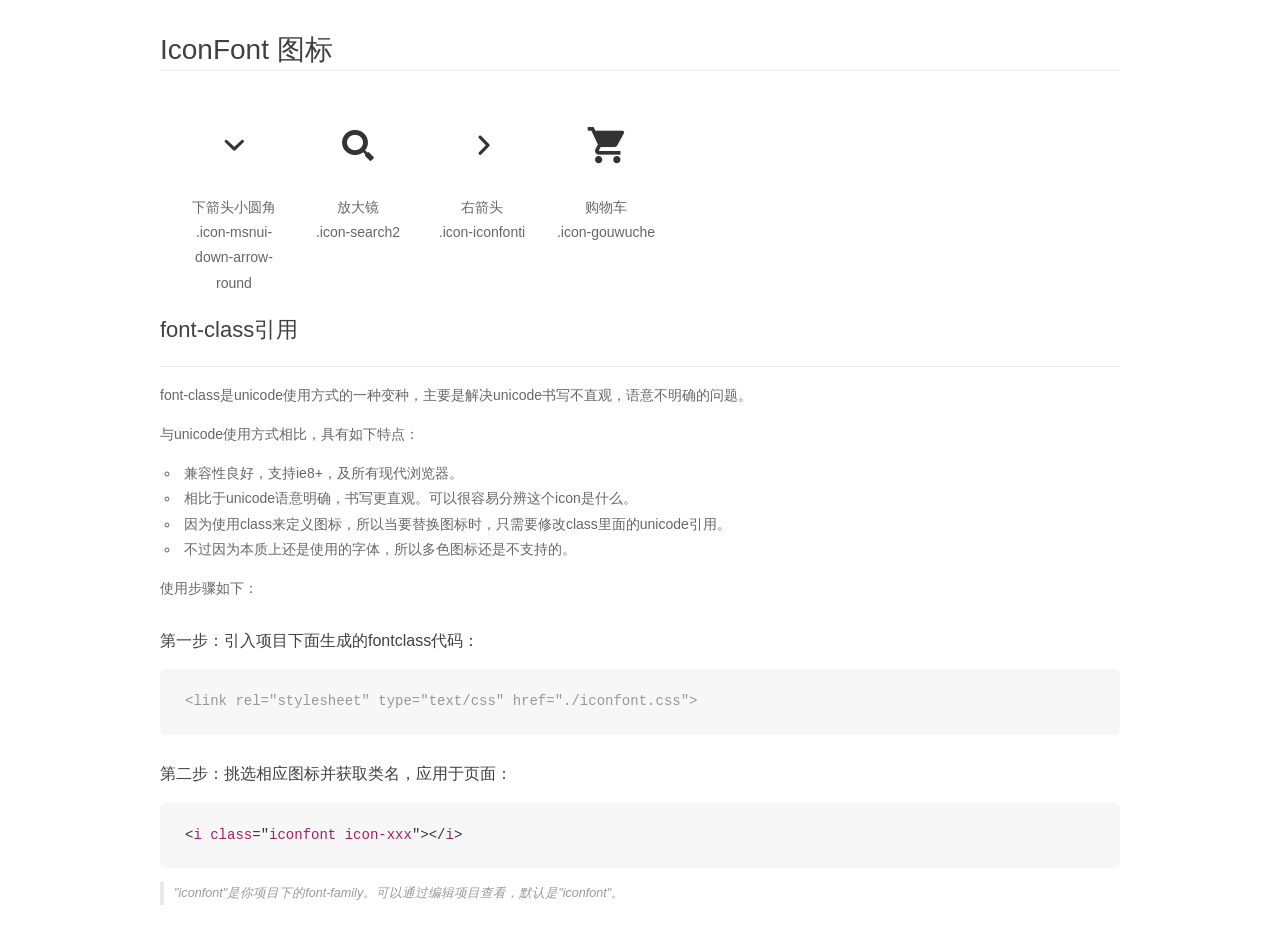
<file: pinyougou/fonts/font_671634_g0vbmdhdhvwmte29/demo_fontclass.html>
<!DOCTYPE html>
<html>
<head>
    <meta charset="utf-8"/>
    <title>IconFont</title>
    <link rel="stylesheet" href="demo.css">
    <link rel="stylesheet" href="iconfont.css">
</head>
<body>
    <div class="main markdown">
        <h1>IconFont 图标</h1>
        <ul class="icon_lists clear">
            
                <li>
                <i class="icon iconfont icon-msnui-down-arrow-round"></i>
                    <div class="name">下箭头小圆角</div>
                    <div class="fontclass">.icon-msnui-down-arrow-round</div>
                </li>
            
                <li>
                <i class="icon iconfont icon-search2"></i>
                    <div class="name">放大镜</div>
                    <div class="fontclass">.icon-search2</div>
                </li>
            
                <li>
                <i class="icon iconfont icon-iconfonti"></i>
                    <div class="name">右箭头</div>
                    <div class="fontclass">.icon-iconfonti</div>
                </li>
            
                <li>
                <i class="icon iconfont icon-gouwuche"></i>
                    <div class="name">购物车</div>
                    <div class="fontclass">.icon-gouwuche</div>
                </li>
            
        </ul>

        <h2 id="font-class-">font-class引用</h2>
        <hr>

        <p>font-class是unicode使用方式的一种变种，主要是解决unicode书写不直观，语意不明确的问题。</p>
        <p>与unicode使用方式相比，具有如下特点：</p>
        <ul>
        <li>兼容性良好，支持ie8+，及所有现代浏览器。</li>
        <li>相比于unicode语意明确，书写更直观。可以很容易分辨这个icon是什么。</li>
        <li>因为使用class来定义图标，所以当要替换图标时，只需要修改class里面的unicode引用。</li>
        <li>不过因为本质上还是使用的字体，所以多色图标还是不支持的。</li>
        </ul>
        <p>使用步骤如下：</p>
        <h3 id="-fontclass-">第一步：引入项目下面生成的fontclass代码：</h3>


        <pre><code class="lang-js hljs javascript"><span class="hljs-comment">&lt;link rel="stylesheet" type="text/css" href="./iconfont.css"&gt;</span></code></pre>
        <h3 id="-">第二步：挑选相应图标并获取类名，应用于页面：</h3>
        <pre><code class="lang-css hljs">&lt;<span class="hljs-selector-tag">i</span> <span class="hljs-selector-tag">class</span>="<span class="hljs-selector-tag">iconfont</span> <span class="hljs-selector-tag">icon-xxx</span>"&gt;&lt;/<span class="hljs-selector-tag">i</span>&gt;</code></pre>
        <blockquote>
        <p>"iconfont"是你项目下的font-family。可以通过编辑项目查看，默认是"iconfont"。</p>
        </blockquote>
    </div>
</body>
</html>
</file>
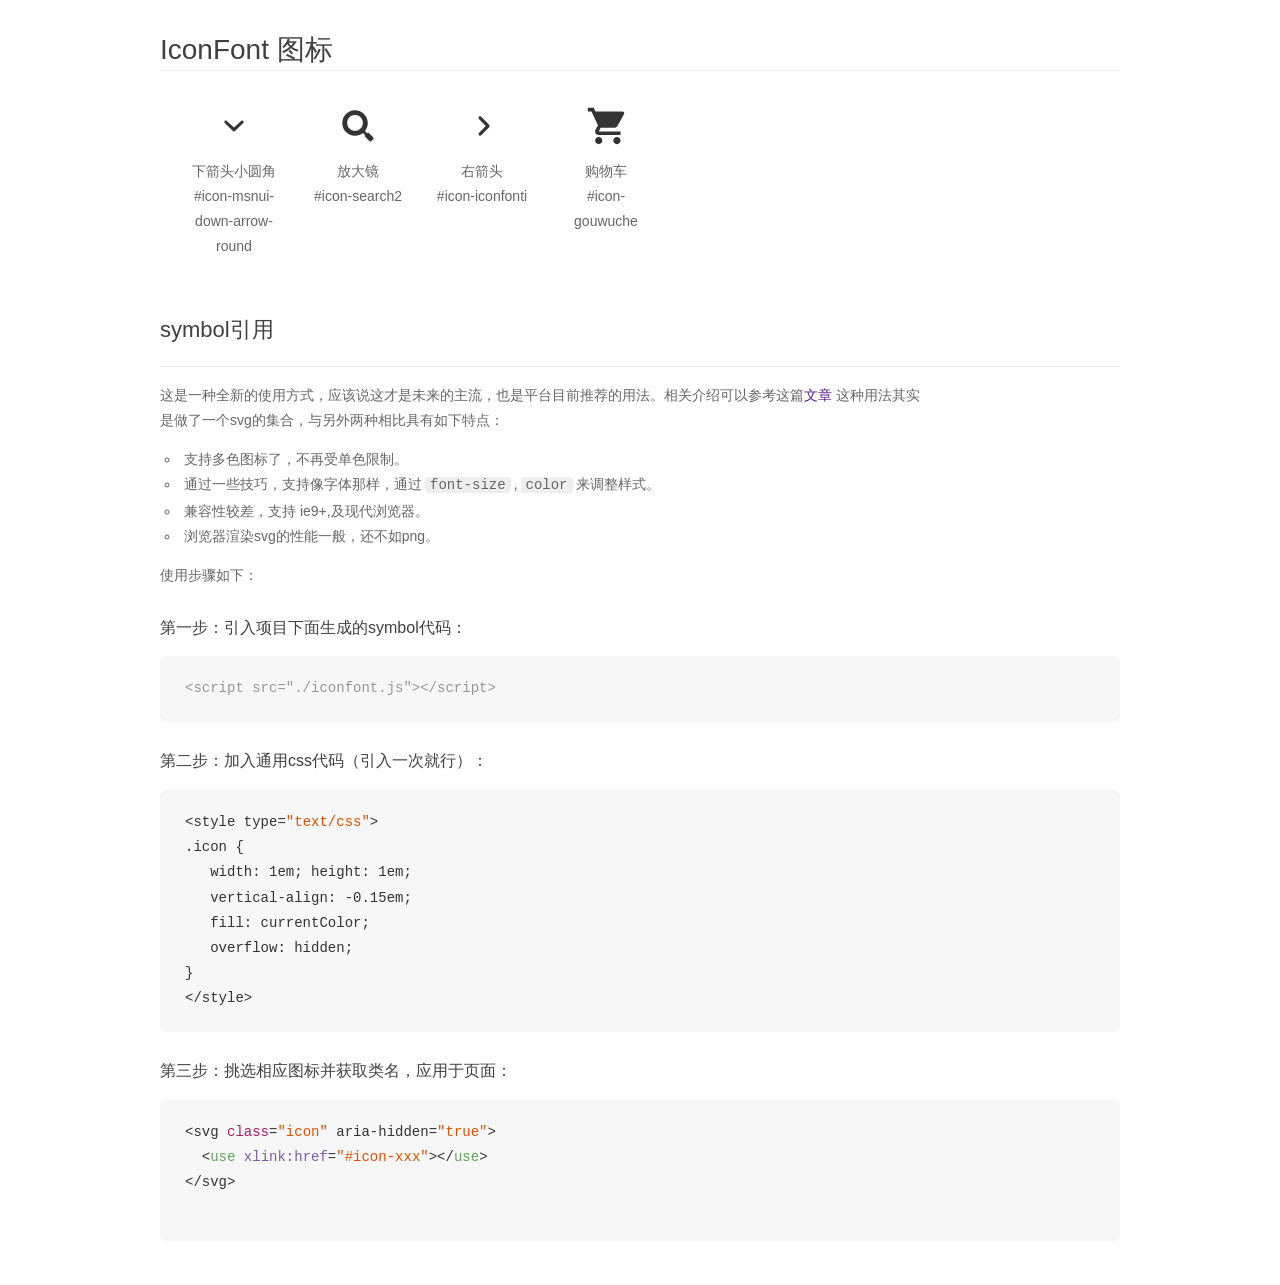
<file: pinyougou/fonts/font_671634_g0vbmdhdhvwmte29/demo_symbol.html>
<!DOCTYPE html>
<html>
<head>
    <meta charset="utf-8"/>
    <title>IconFont</title>
    <link rel="stylesheet" href="demo.css">
    <script src="iconfont.js"></script>

    <style type="text/css">
        .icon {
          /* 通过设置 font-size 来改变图标大小 */
          width: 1em; height: 1em;
          /* 图标和文字相邻时，垂直对齐 */
          vertical-align: -0.15em;
          /* 通过设置 color 来改变 SVG 的颜色/fill */
          fill: currentColor;
          /* path 和 stroke 溢出 viewBox 部分在 IE 下会显示
             normalize.css 中也包含这行 */
          overflow: hidden;
        }

    </style>
</head>
<body>
    <div class="main markdown">
        <h1>IconFont 图标</h1>
        <ul class="icon_lists clear">
            
                <li>
                    <svg class="icon" aria-hidden="true">
                        <use xlink:href="#icon-msnui-down-arrow-round"></use>
                    </svg>
                    <div class="name">下箭头小圆角</div>
                    <div class="fontclass">#icon-msnui-down-arrow-round</div>
                </li>
            
                <li>
                    <svg class="icon" aria-hidden="true">
                        <use xlink:href="#icon-search2"></use>
                    </svg>
                    <div class="name">放大镜</div>
                    <div class="fontclass">#icon-search2</div>
                </li>
            
                <li>
                    <svg class="icon" aria-hidden="true">
                        <use xlink:href="#icon-iconfonti"></use>
                    </svg>
                    <div class="name">右箭头</div>
                    <div class="fontclass">#icon-iconfonti</div>
                </li>
            
                <li>
                    <svg class="icon" aria-hidden="true">
                        <use xlink:href="#icon-gouwuche"></use>
                    </svg>
                    <div class="name">购物车</div>
                    <div class="fontclass">#icon-gouwuche</div>
                </li>
            
        </ul>


        <h2 id="symbol-">symbol引用</h2>
        <hr>

        <p>这是一种全新的使用方式，应该说这才是未来的主流，也是平台目前推荐的用法。相关介绍可以参考这篇<a href="">文章</a>
        这种用法其实是做了一个svg的集合，与另外两种相比具有如下特点：</p>
        <ul>
          <li>支持多色图标了，不再受单色限制。</li>
          <li>通过一些技巧，支持像字体那样，通过<code>font-size</code>,<code>color</code>来调整样式。</li>
          <li>兼容性较差，支持 ie9+,及现代浏览器。</li>
          <li>浏览器渲染svg的性能一般，还不如png。</li>
        </ul>
        <p>使用步骤如下：</p>
        <h3 id="-symbol-">第一步：引入项目下面生成的symbol代码：</h3>
        <pre><code class="lang-js hljs javascript"><span class="hljs-comment">&lt;script src="./iconfont.js"&gt;&lt;/script&gt;</span></code></pre>
        <h3 id="-css-">第二步：加入通用css代码（引入一次就行）：</h3>
        <pre><code class="lang-js hljs javascript">&lt;style type=<span class="hljs-string">"text/css"</span>&gt;
.icon {
   width: <span class="hljs-number">1</span>em; height: <span class="hljs-number">1</span>em;
   vertical-align: <span class="hljs-number">-0.15</span>em;
   fill: currentColor;
   overflow: hidden;
}
&lt;<span class="hljs-regexp">/style&gt;</span></code></pre>
        <h3 id="-">第三步：挑选相应图标并获取类名，应用于页面：</h3>
        <pre><code class="lang-js hljs javascript">&lt;svg <span class="hljs-class"><span class="hljs-keyword">class</span></span>=<span class="hljs-string">"icon"</span> aria-hidden=<span class="hljs-string">"true"</span>&gt;<span class="xml"><span class="hljs-tag">
  &lt;<span class="hljs-name">use</span> <span class="hljs-attr">xlink:href</span>=<span class="hljs-string">"#icon-xxx"</span>&gt;</span><span class="hljs-tag">&lt;/<span class="hljs-name">use</span>&gt;</span>
</span>&lt;<span class="hljs-regexp">/svg&gt;
        </span></code></pre>
    </div>
</body>
</html>
</file>
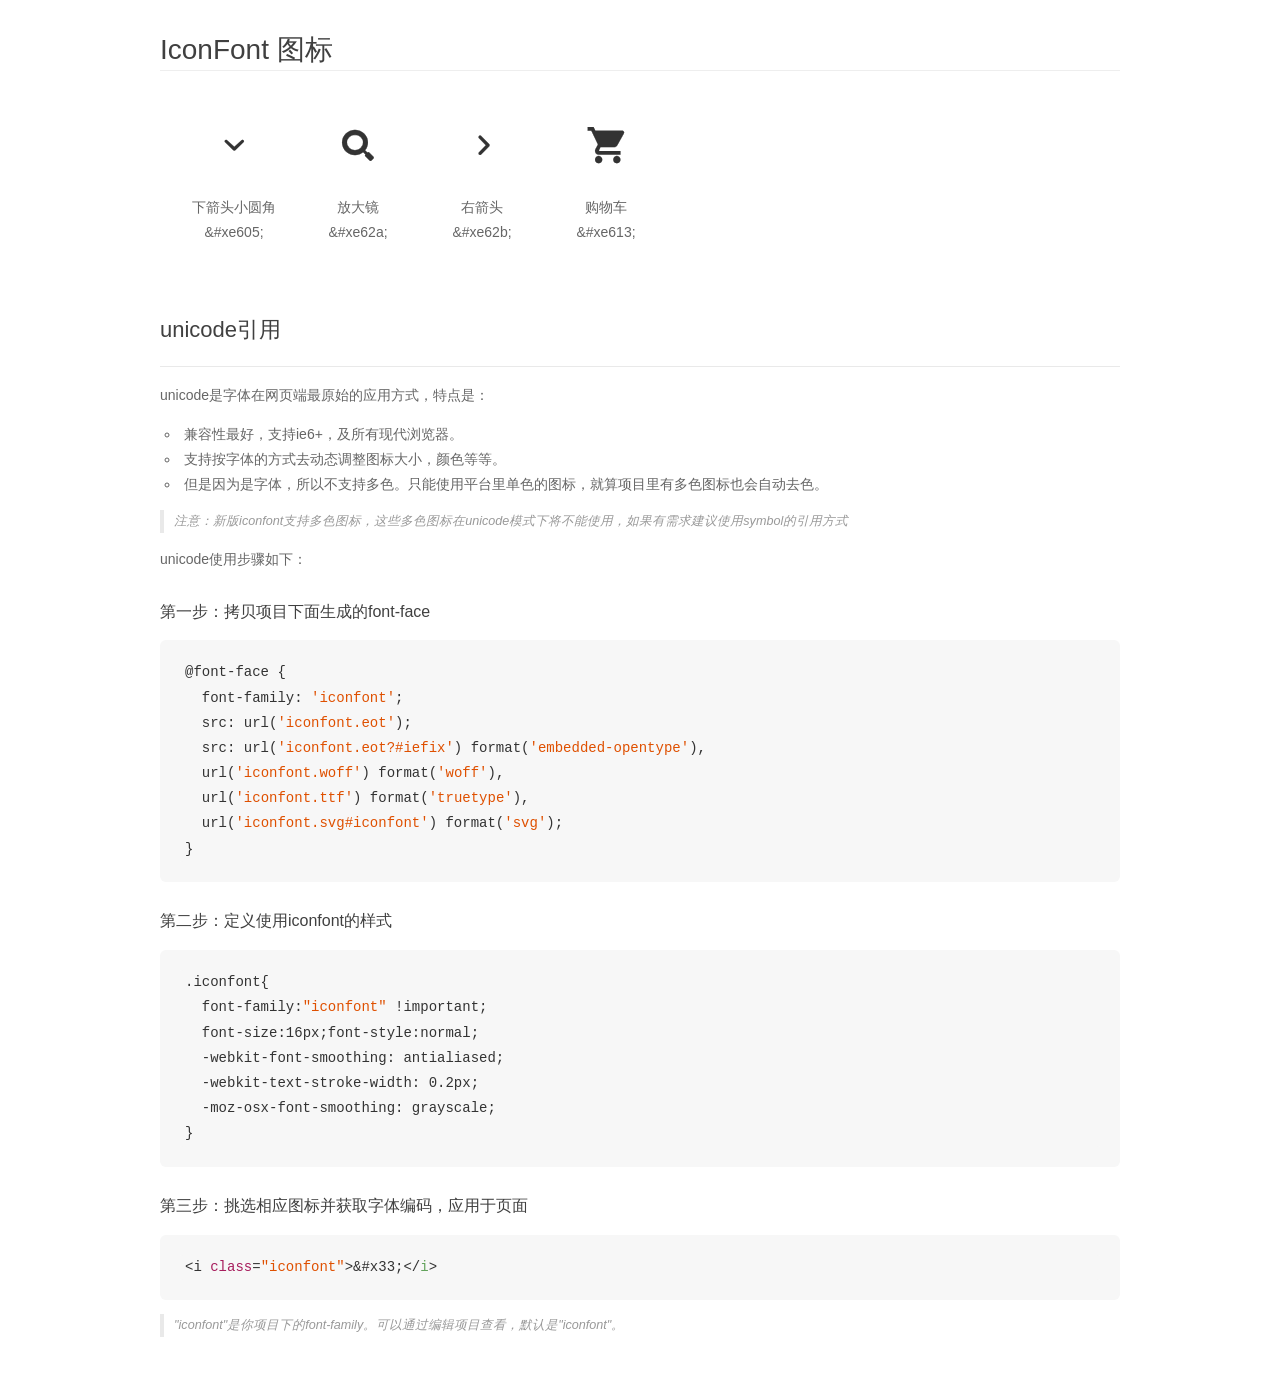
<file: pinyougou/fonts/font_671634_g0vbmdhdhvwmte29/demo_unicode.html>
<!DOCTYPE html>
<html>
<head>
    <meta charset="utf-8"/>
    <title>IconFont</title>
    <link rel="stylesheet" href="demo.css">

    <style type="text/css">

        @font-face {font-family: "iconfont";
          src: url('iconfont.eot'); /* IE9*/
          src: url('iconfont.eot#iefix') format('embedded-opentype'), /* IE6-IE8 */
          url('iconfont.woff') format('woff'), /* chrome, firefox */
          url('iconfont.ttf') format('truetype'), /* chrome, firefox, opera, Safari, Android, iOS 4.2+*/
          url('iconfont.svg#iconfont') format('svg'); /* iOS 4.1- */
        }

        .iconfont {
          font-family:"iconfont" !important;
          font-size:16px;
          font-style:normal;
          -webkit-font-smoothing: antialiased;
          -webkit-text-stroke-width: 0.2px;
          -moz-osx-font-smoothing: grayscale;
        }

    </style>
</head>
<body>
    <div class="main markdown">
        <h1>IconFont 图标</h1>
        <ul class="icon_lists clear">
            
                <li>
                <i class="icon iconfont">&#xe605;</i>
                    <div class="name">下箭头小圆角</div>
                    <div class="code">&amp;#xe605;</div>
                </li>
            
                <li>
                <i class="icon iconfont">&#xe62a;</i>
                    <div class="name">放大镜</div>
                    <div class="code">&amp;#xe62a;</div>
                </li>
            
                <li>
                <i class="icon iconfont">&#xe62b;</i>
                    <div class="name">右箭头</div>
                    <div class="code">&amp;#xe62b;</div>
                </li>
            
                <li>
                <i class="icon iconfont">&#xe613;</i>
                    <div class="name">购物车</div>
                    <div class="code">&amp;#xe613;</div>
                </li>
            
        </ul>
        <h2 id="unicode-">unicode引用</h2>
        <hr>

        <p>unicode是字体在网页端最原始的应用方式，特点是：</p>
        <ul>
        <li>兼容性最好，支持ie6+，及所有现代浏览器。</li>
        <li>支持按字体的方式去动态调整图标大小，颜色等等。</li>
        <li>但是因为是字体，所以不支持多色。只能使用平台里单色的图标，就算项目里有多色图标也会自动去色。</li>
        </ul>
        <blockquote>
        <p>注意：新版iconfont支持多色图标，这些多色图标在unicode模式下将不能使用，如果有需求建议使用symbol的引用方式</p>
        </blockquote>
        <p>unicode使用步骤如下：</p>
        <h3 id="-font-face">第一步：拷贝项目下面生成的font-face</h3>
        <pre><code class="lang-js hljs javascript">@font-face {
  font-family: <span class="hljs-string">'iconfont'</span>;
  src: url(<span class="hljs-string">'iconfont.eot'</span>);
  src: url(<span class="hljs-string">'iconfont.eot?#iefix'</span>) format(<span class="hljs-string">'embedded-opentype'</span>),
  url(<span class="hljs-string">'iconfont.woff'</span>) format(<span class="hljs-string">'woff'</span>),
  url(<span class="hljs-string">'iconfont.ttf'</span>) format(<span class="hljs-string">'truetype'</span>),
  url(<span class="hljs-string">'iconfont.svg#iconfont'</span>) format(<span class="hljs-string">'svg'</span>);
}
</code></pre>
        <h3 id="-iconfont-">第二步：定义使用iconfont的样式</h3>
        <pre><code class="lang-js hljs javascript">.iconfont{
  font-family:<span class="hljs-string">"iconfont"</span> !important;
  font-size:<span class="hljs-number">16</span>px;font-style:normal;
  -webkit-font-smoothing: antialiased;
  -webkit-text-stroke-width: <span class="hljs-number">0.2</span>px;
  -moz-osx-font-smoothing: grayscale;
}
</code></pre>
        <h3 id="-">第三步：挑选相应图标并获取字体编码，应用于页面</h3>
        <pre><code class="lang-js hljs javascript">&lt;i <span class="hljs-class"><span class="hljs-keyword">class</span></span>=<span class="hljs-string">"iconfont"</span>&gt;&amp;#x33;<span class="xml"><span class="hljs-tag">&lt;/<span class="hljs-name">i</span>&gt;</span></span></code></pre>

        <blockquote>
        <p>"iconfont"是你项目下的font-family。可以通过编辑项目查看，默认是"iconfont"。</p>
        </blockquote>
    </div>


</body>
</html>
</file>
<file: 01-MJD/css/base.css>
/*css reset 初始化*/
body,
div,
ul,
li,
ol,
h1,
h2,
h3,
h4,
h5,
h6,
input,
textarea,
select,
p,
dl,
dt,
dd,
a,
img,
button,
form,
table,
th,
tr,
td,
tbody,
article,
aside,
details,
figcaption,
figure,
footer,
header,
menu,
nav,
section {
  margin: 0;
  padding: 0;
  /*所有的元素采用内减模式*/
  box-sizing: border-box;
  -webkit-box-sizing: border-box;
  -webkit-tap-highlight-color: transparent;
}
body {
  font-size: 14px;
  color: #333;
  font-family: 'Microsoft Yahei', 'Times New Roman', Times, serif;
  /*后面都是备胎*/
}
ul,
ol {
  list-style: none;
}
a,
a:hover {
  text-decoration: none;
  color: #333;
}
input {
  border: none;
  /*去除边框*/
  outline: none;
  /*去除轮廓线*/
  -webkit-appearance: none;
  /*去除 表单在移动端 阴影 立体 效果 */
}
/*css common 公共样式*/
.fl {
  float: left;
}
.fr {
  float: right;
}
/*清除浮动*/
.clearfix::before,
.clearfix::after {
  content: "";
  clear: both;
  display: block;
  height: 0;
  visibility: hidden;
  line-height: 0;
}
.jd-sprite {
  background-image: url(../images/jd-sprites.png);
  background-size: 200px 200px;
  /*压缩背景图片*/
}
/*公共头部*/
.header {
  position: absolute;
  top: 0;
  left: 0;
  width: 100%;
  height: 44px;
  background-image: linear-gradient(#eee, #bbb);
}
.header .back,
.header .menu {
  width: 44px;
  height: 44px;
  float: left;
  background-position: -22px 0;
  padding: 12px;
  background-origin: content-box;
  background-clip: content-box;
}
.header .menu {
  float: right;
  background-position: -60px 0;
}
.header .search {
  height: 44px;
  overflow: hidden;
  padding-top: 7px;
}
</file>
<file: 01-MJD/css/index.css>
body {
  background-color: #eee;
}
.jd-layout {
  background-color: #fff;
  width: 100%;
  max-width: 640px;
  min-width: 320px;
  height: 2000px;
  margin: 0 auto;
}
/*头部*/
.jd-header {
  position: fixed;
  width: 100%;
  max-width: 640px;
  min-width: 320px;
  height: 40px;
  padding-left: 70px;
  padding-right: 50px;
  z-index: 9999;
  /*搜索*/
}
.jd-header .search {
  position: relative;
  width: 100%;
  height: 100%;
  padding-top: 5px;
}
.jd-header .search input {
  width: 100%;
  height: 30px;
  border-radius: 15px;
  padding-left: 40px;
}
.jd-header .search .search-icon {
  position: absolute;
  left: 10px;
  top: 10px;
  width: 20px;
  height: 20px;
  background-position: -60px -110px;
}
.jd-header .logo {
  position: absolute;
  top: 7px;
  left: 5px;
  width: 60px;
  height: 25px;
  background-position: 0 -106px;
}
.jd-header .login {
  position: absolute;
  top: 0;
  right: 0;
  width: 50px;
  height: 40px;
  color: #fff;
  text-align: center;
  line-height: 40px;
}
/*banner*/
.jd-banner {
  position: relative;
  overflow: hidden;
  /*轮播图片*/
  /*小圆点*/
}
.jd-banner ul {
  width: 1000%;
  transform: translateX(-10%);
  -webkit-transform: translateX(-10%);
}
.jd-banner ul li {
  float: left;
  width: 10%;
}
.jd-banner ul li a {
  display: block;
}
.jd-banner ul li a img {
  width: 100%;
  display: block;
}
.jd-banner ol {
  position: absolute;
  left: 50%;
  bottom: 10px;
  transform: translateX(-50%);
}
.jd-banner ol li {
  float: left;
  width: 12px;
  height: 12px;
  border: 1px solid #fff;
  border-radius: 50%;
  margin-right: 5px;
}
.jd-banner ol li.current {
  background-color: #fff;
}
/*导航*/
.jd-nav ul li {
  float: left;
  width: 20%;
  text-align: center;
  padding: 15px 0;
}
.jd-nav ul li img {
  width: 40px;
}
.jd-nav ul li p {
  color: #969696;
  font-size: 12px;
}
/*快报*/
.jd-news {
  position: relative;
  height: 30px;
  padding-left: 73px;
  padding-right: 50px;
  overflow: hidden;
}
.jd-news .logo {
  position: absolute;
  left: 0;
  top: 7px;
  width: 73px;
  height: 16px;
}
.jd-news .more {
  position: absolute;
  right: 0;
  top: 0;
  width: 50px;
  height: 30px;
  text-align: center;
  line-height: 30px;
  color: #969696;
}
.jd-news .list ul {
  padding-left: 10px;
}
.jd-news .list ul li {
  color: #969696;
  line-height: 30px;
}
/*秒杀模块*/
.jd-seckill {
  /*头部*/
  /*内容*/
}
.jd-seckill .sk-header {
  height: 30px;
  line-height: 30px;
}
.jd-seckill .sk-header .logo {
  width: 18px;
  height: 21px;
  background-position: -84px -110px;
  margin: 4px 0 0 5px;
}
.jd-seckill .sk-header .title {
  color: #F23030;
  font-size: 12px;
  margin: 0 10px;
}
.jd-seckill .sk-header .time {
  padding-top: 6px;
}
.jd-seckill .sk-header .time span {
  float: left;
  line-height: 18px;
  font-size: 12px;
  text-align: center;
}
.jd-seckill .sk-header .time span:nth-child(odd) {
  width: 18px;
  height: 18px;
  background-color: #000;
  color: #fff;
  border-radius: 5px;
}
.jd-seckill .sk-header .time span:nth-child(even) {
  width: 8px;
}
.jd-seckill .sk-header .more {
  font-size: 12px;
  color: #969696;
}
.jd-seckill .sk-content {
  overflow: auto;
  height: 110px;
}
.jd-seckill .sk-content ul {
  width: 880px;
}
.jd-seckill .sk-content ul li {
  float: left;
  width: 88px;
  text-align: center;
  border-right: 1px solid #969696;
}
.jd-seckill .sk-content ul li img {
  width: 60px;
}
.jd-seckill .sk-content ul li p {
  font-size: 12px;
}
.jd-seckill .sk-content ul li p:nth-child(2) {
  color: #F23030;
  font-weight: bold;
}
.jd-seckill .sk-content ul li p:nth-child(3) {
  text-decoration: line-through;
  color: #969696;
}
.jd-seckill .sk-content ul li:last-child {
  border-right: none;
}
/*主会场*/
.jd-major a {
  float: left;
  width: 33.33%;
}
.jd-major a img {
  display: block;
  width: 100%;
}
/*商品*/
.jd-product ul li a {
  float: left;
  width: 50%;
}
.jd-product ul li a img {
  display: block;
  width: 100%;
}
.jd-product ul li:first-child a {
  width: 33.33%;
}
</file>
<file: 02-WJS/css/index.css>
/*引入图标字体*/
@font-face {
  font-family: 'wjs-icon-font';
  src: url('../font/MiFie-Web-Font.eot');
  src: url('../font/MiFie-Web-Font.eot?#iefix') format('embedded-opentype'), url('../font/MiFie-Web-Font.woff') format('woff'), url('../font/MiFie-Web-Font.ttf') format('truetype'), url('../font/MiFie-Web-Font.svg#iconfont') format('svg');
}
[class^='wjs-icon-'] {
  font-family: "wjs-icon-font";
}
/* 字体配伪元素使用*/
.wjs-icon-phone::before {
  content: '\e908';
}
.wjs-icon-tel::before {
  content: '\e909';
}
.wjs-icon-logo::before {
  content: '\e920';
}
.wjs-icon-text::before {
  content: '\e93e';
}
.wjs-icon-E903::before {
  content: "\e903";
}
.wjs-icon-E906::before {
  content: "\e906";
}
.wjs-icon-E905::before {
  content: "\e905";
}
.wjs-icon-E907::before {
  content: "\e907";
}
.wjs-icon-E901::before {
  content: "\e901";
}
.wjs-icon-E900::before {
  content: "\e900";
}
.wjs-icon-E904::before {
  content: "\e904";
}
.wjs-icon-E902::before {
  content: "\e902";
}
.wjs-icon-E906::before {
  content: "\e906";
}
.wjs-icon-new01::before {
  content: "\e90e";
}
.wjs-icon-new02::before {
  content: "\e90f";
}
.wjs-icon-new03::before {
  content: "\e910";
}
.wjs-icon-new04::before {
  content: "\e911";
}
.wjs-icon-partner01::before {
  content: "\e946";
}
.wjs-icon-partner02::before {
  content: "\e92f";
}
.wjs-icon-partner03::before {
  content: "\e92e";
}
.wjs-icon-partner04::before {
  content: "\e92a";
}
.wjs-icon-partner05::before {
  content: "\e929";
}
.wjs-icon-partner06::before {
  content: "\e931";
}
.wjs-icon-partner07::before {
  content: "\e92c";
}
.wjs-icon-partner08::before {
  content: "\e92b";
}
.wjs-icon-partner09::before {
  content: "\e92d";
}
body {
  height: 2000px;
}
a,
a:hover {
  text-decoration: none;
  color: #333;
}
/*头部*/
.wjs-header {
  height: 40px;
  border-bottom: 1px solid #ccc;
  text-align: center;
  line-height: 40px;
}
.wjs-header .row > div {
  height: 40px;
  border-right: 1px solid #ccc;
}
.wjs-header .row > div:last-child {
  border: none;
}
.wjs-header .row .btn-register {
  padding: 2px 10px;
  font-size: 14px;
}
/*导航*/
.wjs-nav .wjs-navbar {
  background-color: #fff;
  border-color: #e7e7e7;
  margin-bottom: 0px;
}
.wjs-nav .wjs-navbar .navbar-brand {
  color: #777;
  height: 80px;
  line-height: 50px;
}
.wjs-nav .wjs-navbar .navbar-brand .wjs-icon-logo {
  font-size: 50px;
  color: red;
  vertical-align: middle;
}
.wjs-nav .wjs-navbar .navbar-brand .wjs-icon-text {
  font-size: 30px;
  color: #000;
  vertical-align: middle;
}
.wjs-nav .wjs-navbar .navbar-brand:hover,
.wjs-nav .wjs-navbar .navbar-brand:focus {
  color: #5e5e5e;
  background-color: transparent;
}
.wjs-nav .wjs-navbar .navbar-text {
  color: #777;
}
.wjs-nav .wjs-navbar .navbar-nav > li > a {
  color: #777;
  height: 80px;
  line-height: 50px;
}
.wjs-nav .wjs-navbar .navbar-nav > li > a:hover,
.wjs-nav .wjs-navbar .navbar-nav > li > a:focus {
  border-bottom: 3px solid red;
  background-color: #fff;
}
.wjs-nav .wjs-navbar .navbar-nav > .active > a,
.wjs-nav .wjs-navbar .navbar-nav > .active > a:hover,
.wjs-nav .wjs-navbar .navbar-nav > .active > a:focus {
  color: #555;
  background-color: #fff;
}
.wjs-nav .wjs-navbar .navbar-nav > .disabled > a,
.wjs-nav .wjs-navbar .navbar-nav > .disabled > a:hover,
.wjs-nav .wjs-navbar .navbar-nav > .disabled > a:focus {
  color: #ccc;
  background-color: transparent;
}
.wjs-nav .wjs-navbar .navbar-toggle {
  border-color: #ddd;
  margin-top: 23px;
}
.wjs-nav .wjs-navbar .navbar-toggle:hover,
.wjs-nav .wjs-navbar .navbar-toggle:focus {
  background-color: #ddd;
}
.wjs-nav .wjs-navbar .navbar-toggle .icon-bar {
  background-color: #888;
}
/*轮播图模块*/
.wjs-banner .pc-img {
  border: 1px solid red;
  height: 410px;
  background-position: center center;
}
.wjs-banner .m-img {
  width: 100%;
}
/*信息*/
.wjs-info {
  padding: 30px 0;
}
.wjs-info .row > div {
  margin-bottom: 20px;
}
.wjs-info .row > div .media .media-left {
  font-size: 32px;
}
/*在中屏以上,设置版心 970*/
@media screen and (min-width: 992px) {
  .wjs-info .container {
    width: 970px;
  }
}
/*预约模块*/
.wjs-book {
  border-top: 1px solid #ccc;
  border-bottom: 1px solid #ccc;
  padding: 40px 0;
}
.wjs-book .book-link {
  color: red;
  border-bottom: 1px dashed red;
}
.wjs-book [class^="wjs-icon-"] {
  font-size: 24px;
}
.wjs-book .pull-right a:hover {
  color: red;
}
/*产品模块*/
.wjs-product {
  padding: 30px 0;
  background-color: #eee;
  /*产品tab导航*/
  /*产品的内容*/
}
.wjs-product .product-tabs {
  border-bottom: 1px solid #ddd;
}
.wjs-product .product-tabs > li {
  float: left;
}
.wjs-product .product-tabs > li > a {
  height: 60px;
  line-height: 40px;
}
.wjs-product .product-tabs > li > a:hover {
  border-bottom: 3px solid red;
  color: red;
}
.wjs-product .product-tabs > li.active > a,
.wjs-product .product-tabs > li.active > a:hover,
.wjs-product .product-tabs > li.active > a:focus {
  border-bottom: 3px solid red;
  color: red;
}
.wjs-product .nav-out {
  overflow: auto;
}
.wjs-product .tab-content {
  padding-top: 20px;
}
.wjs-product .tab-content .row > div {
  margin-bottom: 20px;
}
.wjs-product .tab-content .row > div .in {
  height: 150px;
  background-color: #fff;
}
.wjs-product .tab-content .row > div .in .left {
  position: relative;
  height: 100%;
  overflow: hidden;
}
.wjs-product .tab-content .row > div .in .left p {
  font-size: 12px;
}
.wjs-product .tab-content .row > div .in .left::before {
  content: "\e915";
  font-family: "wjs-icon-font";
  position: absolute;
  left: 0;
  top: -9px;
  font-size: 40px;
  color: red;
}
.wjs-product .tab-content .row > div .in .right {
  position: relative;
  float: right;
  width: 80px;
  height: 100%;
  font-size: 16px;
  text-align: center;
  padding-top: 40px;
  border-left: 1px dashed #333;
}
.wjs-product .tab-content .row > div .in .right p span {
  font-size: 34px;
  font-weight: 700;
}
.wjs-product .tab-content .row > div .in .right::before,
.wjs-product .tab-content .row > div .in .right::after {
  content: "";
  position: absolute;
  left: -6px;
  top: -6px;
  width: 12px;
  height: 12px;
  border-radius: 50%;
  background-color: #eee;
}
.wjs-product .tab-content .row > div .in .right::after {
  /* 让top值不在去控制元素，*/
  top: auto;
  bottom: -6px;
}
.wjs-product .tab-content .row .current .in {
  background-color: red;
  color: #fff;
}
.wjs-product .tab-content .row .current .in .left::before {
  color: #fff;
}
/*新闻模块*/
.wjs-news {
  padding: 30px 0;
  border-top: 1px solid #ccc;
  border-bottom: 1px solid #ccc;
  /*新闻导航*/
}
.wjs-news h4 {
  position: relative;
  border-bottom: 1px solid #ccc;
  line-height: 40px;
  text-align: center;
}
.wjs-news h4::before {
  content: "";
  position: absolute;
  right: -6px;
  bottom: -3px;
  width: 6px;
  height: 6px;
  border: 1px solid #ccc;
  border-radius: 50%;
}
.wjs-news .news-tabs > li {
  float: left;
  margin-bottom: 60px;
}
.wjs-news .news-tabs > li:last-child {
  margin-bottom: 0;
}
.wjs-news .news-tabs > li > a {
  display: block;
  width: 60px;
  height: 60px;
  background-color: #ccc;
  border-radius: 50%;
  text-align: center;
  line-height: 40px;
  color: #fff;
  font-size: 30px;
}
.wjs-news .news-tabs > li > a:hover {
  background-color: red;
}
.wjs-news .news-tabs > li.active > a,
.wjs-news .news-tabs > li.active > a:hover,
.wjs-news .news-tabs > li.active > a:focus {
  background-color: red;
}
.wjs-news .line {
  position: absolute;
  left: 45px;
  top: 0;
  width: 1px;
  height: 100%;
  border-left: 1px dashed red;
}
.wjs-news .tab-content ul li {
  list-style: none;
  padding: 14px 0;
}
@media screen and (max-width: 991px) {
  .wjs-news .news-tabs > li {
    margin-bottom: 0px;
    width: 25%;
  }
  /*a标签居中*/
  .wjs-news .news-tabs > li a {
    margin: 0 auto;
  }
}
/*合作伙伴*/
.wjs-partner {
  padding: 30px 0;
  text-align: center;
}
.wjs-partner h4 {
  font-size: 50px;
}
.wjs-partner ul {
  list-style: none;
}
.wjs-partner ul li {
  display: inline-block;
  font-size: 60px;
  margin: 0 15px;
}
</file>
<file: 03-苏宁/css/base.css>
/*css基础样式*/
/*css样式重置*/
body,
div,
ul,
li,
ol,
h1,
h2,
h3,
h4,
h5,
h6,
input,
textarea,
select,
p,
dl,
dt,
dd,
a,
img,
button,
form,
table,
th,
tr,
td,
tbody,
article,
aside,
details,
figcaption,
figure,
footer,
header,
menu,
nav,
section {
  margin: 0;
  padding: 0;
  /*所有盒子采用内减模式*/
  box-sizing: border-box;
  -webkit-box-sizing: border-box;
  /*在移动去除默认点击高亮效果*/
  -webkit-tap-highlight-color: transparent;
}
body {
  font-size: 14px;
  color: #333;
  font-family: "Microsoft Yahei", Arial, sans-serif;
  /*后面都是备胎*/
}
ul,
ol {
  list-style: none;
}
a,
a:hover {
  text-decoration: none;
  color: #333;
}
input {
  border: none;
  outline: none;
}
/*废物利用*/
em,
i {
  font-style: normal;
}
/*公共样式*/
.fl {
  float: left;
}
.fr {
  float: right;
}
/*清除浮动*/
.clearfix::before,
.clearfix::after {
  content: '';
  display: block;
  clear: both;
  visibility: hidden;
  line-height: 0;
  height: 0;
}
</file>
<file: 03-苏宁/css/index.css>
body {
  background-color: #eee;
}
.sn-layout {
  max-width: 750px;
  min-width: 320px;
  margin: 0 auto;
  background-color: #fff;
  height: 1000px;
  padding-top: .8rem;
}
.sn-header {
  position: fixed;
  top: 0;
  max-width: 750px;
  width: 100%;
  height: .8rem;
  background-color: skyblue;
  z-index: 999;
}
.sn-header .cate,
.sn-header .cart {
  width: .8rem;
  height: .8rem;
  background-color: red;
  background: url(../images/icon_category.png) no-repeat center center;
  background-size: .44rem .7rem;
}
.sn-header .cart {
  background-image: url(../images/icon_cart.png);
  background-size: .63rem .68rem;
}
.sn-header .search {
  height: 100%;
  overflow: hidden;
  padding-top: .15rem;
}
.sn-header .search input {
  width: 100%;
  border-radius: .08rem;
  height: .5rem;
  font-size: .2rem;
  padding-left: .15rem;
}
.sn-banner img {
  width: 100%;
}
/*导航*/
.sn-nav ul {
  padding: .2rem 0;
}
.sn-nav ul li {
  margin-bottom: .1rem;
  width: 20%;
  float: left;
  text-align: center;
}
.sn-nav ul li img {
  width: .8rem;
}
.sn-nav ul li p {
  font-size: .2rem;
}
/*底部*/
.sn-footer {
  position: fixed;
  bottom: 0;
  max-width: 750px;
  width: 100%;
  background-color: #ccc;
  height: 1rem;
}
.sn-footer ul {
  padding-top: .25rem;
}
.sn-footer ul li {
  float: left;
  width: 20%;
  text-align: center;
}
.sn-footer ul li img {
  width: .5rem;
}
</file>
<file: pinyougou/css/common.css>
a, b, body, dd, del, div, dl, dt, em, form, h1, h2, h3, h4, h5, h6, html, i, iframe, img, ins, label, legend, li, ol, p, pre, small, span, strong, u, ul, var, input {
    margin: 0;
    padding: 0;
}
ol,
ul {
    list-style: none;
}
img,button,input {
    border: 0;
}
em, i, u {
    font-style: normal;
}
.fl {
    float: left;
}
.fr {
    float: right;
}
.clearfix:after {
    content: ".";
    display: block;
    height: 0;
    clear: both;
    visibility: hidden;
}
.clearfix {
    *zoom: 1;
}
body {
    font: 12px/1.5 'microsoft yahei',Arial, Verdana, "\5b8b\4f53";
    color: #666;
}
a {
    color: #666;
    text-decoration: none;
    font-family: 'microsoft yahei';
}
a:hover {
    color: #c81623;
}
/* 版心公共类 */
.container {
    width: 1200px;
    margin: 0 auto;
}
.ml-5 {
    margin-left: 5px;
}
.mr-5 {
    margin-right: 5px;
}
.mt-5 {
    margin-top: 5px;
}
.mb-5 {
    margin-bottom: 5px;
}
.pl-5 {
    padding-left: 5px;
}
.pr-5 {
    padding-right: 5px;
}
.pt-5 {
    padding-top: 5px;
}
.pd-5 {
    padding-bottom: 5px;
}
.m-color {
    color: #c81623;
}
/* 解决图片下面留白的问题 */
img {
    vertical-align: top;
}
/* 解决文字超出溢出问题 */
.text-cut {
    overflow: hidden;
    white-space: nowrap;
    text-overflow: ellipsis;
}

/* 公共头部区域 */
header {
    border-bottom: 1px solid #b1191a;
}
.drop-down {
    display: none;
}
.pro-classify:hover .drop-down {
    display: block;
}
.short-nav {
    line-height: 32px;
    background-color: #f1f1f1;
}
.short-nav .container {
}
.short-nav .sn-l {
    height: 32px;
}
.short-nav .sn-r {
    height: 32px;
}
.short-nav .sn-r li {
    float: left;
}
.short-nav .sn-r li.line {
    width: 1px;
    height: 12px;
    background-color: #666;
    margin: 10px 15px 0;
}
.short-nav .sn-r li i {
    vertical-align: middle;
    position: relative;
    top: -2px;
}
.header-main {
    padding-top: 25px;
    padding-bottom: 20px;
    position: relative;
}
.logo-wrapper {
    width: 171px;
    height: 62px;
    background: url(../images/logo.png) 0 0 no-repeat;
    position: relative;
}
.logo-wrapper h1 {
    font-size: 0;
}
.search-wrapper {
    width: 536px;
    background-color: red;
    position: absolute;
    left: 348px;
    top: 25px;
}
.search-wrapper input {
    width: 452px;
    height: 32px;
    border:2px solid #b1191a;
    float: left;
    text-indent: 10px;
}
.search-wrapper button {
    width: 80px;
    height: 36px;
    background-color: #b1191a;
    float: left;
}
.search-wrapper button i {
    font-size: 26px;
    color: #fff;
}
.cart-wrapper {
    width: 138px;
    height: 32px;
    position: absolute;
    top: 25px;
    right: 60px;
    border: 1px solid #ccc;
    text-align: center;
    line-height: 32px;
}
.cart-wrapper:hover .cart-info {
    display: block;
}
.cart-wrapper i {
    vertical-align: middle;
}
.cart-wrapper i:nth-child(1){
    position: relative;
    top: -2px;  
}
.cart-wrapper i:nth-child(2){
    position: relative;
    top: -2px;
}
.count {
    /*
        1. 不建议直接使用宽高 而是让内容撑开  添加上padding
        2. 使用left定位更合适
    */
    padding: 2px 4px;
    background-color: red;
    position: absolute;
    top: -14px;
    left: 105px;
    line-height: 14px;
    color: #fff;
    border-radius: 10px 10px 10px 0;
}
.cart-info {
    width: 310px;
    position: absolute;
    right: -1px;
    top: 33px;
    border: 1px solid #ccc;
    background-color: #fff;
    z-index: 2;
    display: none;
    line-height: 70px;
}
.white-box {
    width: 138px;
    height: 3px;
    background-color: #fff;
    position: absolute;
    right: 0;
    top: -2px;
}
.search-hot {
    position: absolute;
    left: 348px;
    top: 61px;
}
.search-hot a {
    margin-right: 20px;
    line-height: 30px;
}

/* main-nav 开始 */
.pro-classify {
    width: 210px;
    height: 46px;
    background-color: #b1191a;
    text-align: center;
    line-height: 46px;
    color: #fff;
    font-size: 16px;
    position: relative;
}
.pro-nav li {
    float: left;
    margin-left: 55px;
    line-height: 46px;
    height: 46px;
    font-size: 16px;
    position: relative;
}
.pro-nav li .hot {
    position: absolute;
    padding: 3px 15px;
    color: #fff;
    background-color: #b1191a;
    line-height: 1;
    /* 强制不换行 */
    white-space: nowrap;
    font-size: 12px;
    top: -10px;
    left: 32px;
    /* width: 60px; */
    border-radius: 10px 10px 10px 0;
}

/* 全部商品下拉 */
.drop-down {
    width: 210px;
    height: 465px;
    background-color: #c81623;
    position: absolute;
    top: 47px;
    left: 0;
    z-index: 99;
}
.drop-down ul {
    border-left: 1px solid #b1191a;
    border-bottom: 1px solid #b1191a;
}
.drop-down li {
    height: 31px;
    line-height: 31px;
    text-align: left;
    text-indent: 10px;
    position: relative;
}
.drop-down li a {
    color: #fff;    
}
.drop-down li .iconfont {
    position: absolute;
    right: 20px;
    top: 0px;
}
.drop-down li:hover {
    background-color: #fff;
}
.drop-down li:hover a {
    color: #666;    
}
.drop-down li:hover i {
    color: #666;
}

/* 公共底部区域 */
footer {
    background-color: #f5f5f5;
    margin-top: 30px;
}
.footer-h {
    padding: 30px 0;
    border-bottom: 1px solid #ccc;
}
.footer-h li {
    width: 20%;
    float: left;
    height: 49px;
    position: relative;
}
.footer-h li p {
    text-indent: 100px;
}
.footer-h li .mt-8 {
    margin-top: 8px;
}
.footer-icons {
    width: 49px;
    height: 49px;
    position: absolute;
    left: 40px;
    top: 0;
    background: url(../images/icons.png) -253px -3px no-repeat;
}
.footer-b {
    margin-top: 10px;
    border-bottom: 1px solid #ccc;
    padding-bottom: 20px;
}
.footer-b dl {
    float: left;
    width: 16.6666%;
    text-indent: 55px;
}
.footer-b dl dt {
    height: 38px;
    line-height: 38px;
    font-size: 16px;
}
.footer-b dl dd {
    height: 20px;
    line-height: 20px;
}
.footer-b dl.help {
    text-align: center;
}
.footer-b dl.help dd {
    height: auto;
}


/* 公共的分页模块 */
.page-wrapper {
    margin-top: 20px;
    margin-bottom: 20px;
}
.page-wrapper .page {
    padding: 10px 15px;
    display: inline-block;
    border: 1px solid #ccc;
    cursor: pointer;
}
.page-wrapper {
    text-align: center;
}
.page-wrapper .no-border {
    border: none;
}
.page-wrapper [type=number] {
    width: 44px;
    height: 38px;
    outline: none;
    border: 1px solid #ccc;
    margin:0 5px;
    text-align: center;
}
</file>
<file: pinyougou/fonts/iconfont.css>
@font-face {font-family: "iconfont";
  src: url('iconfont.eot?t=1526715514344'); /* IE9*/
  src: url('iconfont.eot?t=1526715514344#iefix') format('embedded-opentype'), /* IE6-IE8 */
  url('[data-uri]') format('woff'),
  url('iconfont.ttf?t=1526715514344') format('truetype'), /* chrome, firefox, opera, Safari, Android, iOS 4.2+*/
  url('iconfont.svg?t=1526715514344#iconfont') format('svg'); /* iOS 4.1- */
}

.iconfont {
  font-family:"iconfont" !important;
  font-size:16px;
  font-style:normal;
  -webkit-font-smoothing: antialiased;
  -moz-osx-font-smoothing: grayscale;
}

.icon-msnui-down-arrow-round:before { content: "\e605"; }

.icon-search2:before { content: "\e62a"; }

.icon-iconfonti:before { content: "\e62b"; }

.icon-gouwuche:before { content: "\e613"; }

.icon-shuaxin:before { content: "\e626"; }
</file>
<file: pinyougou/css/index.css>
.drop-down {
	display: block;
}
/* banner区域 */
.banner {
	padding-top: 10px;
}
.carousel {
	width: 720px;
	height: 456px;
	margin-left: 220px;
	background-color: red;
	position: relative;
}
.carousel .arrow {
	position: absolute;
	width: 40px;
	height: 40px;
	background-color: rgba(0,0,0,.5);
	top: 50%;
	margin-top: -20px;
	text-align: center;
	line-height: 40px;
}
.carousel .arrow i {
	font-size: 40px;
}
.carousel .arrow-l {
	/* 沿着垂直方向旋转180度 */
	transform: rotateY(180deg);
}
.carousel .arrow-r {
	right: 0;
}
.carousel .points {
	position: absolute;
	width: 100%;
	height: 10px;
	left: 0;
	bottom: 10px;
	text-align: center;
	/* 解决行内块之间默认的间距 */
	font-size: 0;
}
.carousel .points li {
	width: 10px;
	height: 10px;
	border: 1px solid #fff;
	border-radius: 50%;
	display: inline-block;
	margin:0 5px;
}
.carousel .points li.current {
	background-color: #fff;
}
.short-wrapper {
	width: 250px;
	height: 456px;
}
.short-news {
	border:1px solid #ccc;
	height: 163px;
}
.short-icons {
	height: 208px;
	margin-top: -1px;
}
.short-news .sn-t {
	padding: 0 15px;
	height: 32px;
	line-height: 32px;
	border-bottom: 1px dashed #ccc;
	font-size: 16px;
}
.short-news .sn-t i {
	position: relative;
	top: -2px;
	vertical-align: middle;
}
.short-news .sn-t .more {
	font-size: 12px;
}
.short-news .sn-b {
	padding:0 15px;
}
.short-news .sn-b ul {
	padding: 5px 0;
}
.short-news .sn-b li {
	height: 24px;
	line-height: 24px;
}
.short-icons table {
	width: 100%;
	height: 100%;
	border: 1px solid #ccc;
	border-collapse: collapse;
}
.short-icons table .icons {
	width: 19px;
	height: 24px;
	margin: 0 auto;
	background:  url(../images/sprite_03.png) -20px -12px no-repeat;
}
.short-icons table td {
	width: 25%;
	border: 1px solid #ccc;
}
.short-icons table p {
	text-align: center;
	line-height: 2;
}
.short-ad {
	margin-top: 9px;
}

/* 今日推荐 */
.recommend {
	margin-top: 10px;
}
.recommend .rec-l {
	width: 210px;
	height: 163px;
	background-color: #5c5251;
}
.recommend .rec-l .clock {
	width: 57px;
	height: 57px;
	margin: 28px auto 0;
	background: url(../images/clock.png) 0 0 no-repeat;
}
.recommend .rec-l p {
	text-align: center;
	line-height: 45px;
	font-size: 18px;
	color: #Fff;
}
.recommend .rec-r {
	width: 990px;
	height: 163px;
	background-color: red;
}
.recommend .rec-r .rec-item {
	width: 25%;
	height: 163px;
	float: left;
	position: relative;
}

/*

	伪元素：在当前标签的内容的前面或者后面追加一个新的虚拟标签  

	特性：
	1. 是由css渲染  不会增大页面的开销
	2. 默认是行内元素 可以进行转换
	3. content一定不能少 即使没有内容也要写一个空
*/
.rec-line:after {
	content: '';
	width: 1px;
	height: 143px;
	background-color: #ccc;
	position: absolute;
	right: 0;
	top: 10px;
}
/* 猜你喜欢 */
.guess {
	margin-top: 20px;
}
.guess .guess-t {
	line-height: 40px;
}
.guess .guess-t strong {
	font-size: 18px;
	font-weight: 400;
}
.guess-b {
	border: 1px solid #ccc;
}
.guess-b li {
	float: left;
	width: 16.6666%;
	height: 233px;
	overflow: hidden;
}
.guess-b li a.text-info {
	padding: 0 20px;
	line-height: 50px;
	font-size: 16px;
	display: block;
}
.guess-b li .price {
	padding: 0 20px;
}
.guess-b li .price span {
	font-size: 18px;
}
.guess-desc {
	position: relative;
}
.gd-line:after {
	content: '';
	width: 1px;
	height: 62px;
	background-color: #ccc;
	position: absolute;
	right: 0;
	top: 7px;
}

/* 楼层模块 */	
.floor {
	margin-top: 30px;
}
.floor .floor-t {
	border-bottom: 2px solid #c81623;
	line-height: 36px;
}
.floor-tit {
	font-size: 18px;
}
.floor .floor-t li {
	float: left;
}
.floor .floor-t li.line {
	margin: 0 16px;
}
.floor-b > div {
	height: 360px;
	background-color: lime;
	float: left;
}
.floor-b .floor-item1 {
	width: 210px;
}
.floor-b .floor-item2 {
	width: 330px;
}
.floor-b .floor-item3 {
	width: 220px;
}
.floor-b .floor-item4 {
	width: 220px;
}
.floor-b .floor-item5 {
	width: 220px;
}
.floor-keywords li {
	width: 50%;
	float: left;
	padding: 0 10px;
	/* css3的盒子模型 最大的好处：自动内减  内减掉padding和border
	说的直白点：就是一个具体宽度的盒子 添加上了padding或者border之后不需要
	在自己手动减去width  这个属性会自动内减  甚至这个width是一个百分比都可以 */
	box-sizing: border-box;
}
.floor-keywords li a {
	display: block;
	text-align: center;
	line-height: 32px;
	height: 32px;
	border-bottom: 1px solid #ccc;
}
</file>
<file: 01-MJD/css/cart.css>
body {
  background-color: #eee;
}
.cart-layout {
  position: relative;
  max-width: 640px;
  min-width: 320px;
  background-color: #fff;
  height: 1500px;
  margin: 0 auto;
}
.cart-header {
  position: static;
}
.cart-header h4 {
  text-align: center;
  font-size: 20px;
  font-weight: normal;
}
/*安全*/
.cart-safe {
  height: 33px;
  border-bottom: 1px solid #ccc;
  line-height: 32px;
  text-align: center;
}
.cart-safe p {
  position: relative;
  display: inline-block;
  padding-left: 30px;
}
.cart-safe p::before {
  content: "";
  position: absolute;
  left: 6px;
  top: 6px;
  width: 18px;
  height: 18px;
  background: url(../images/safe_icon.png) no-repeat;
  background-size: 18px 18px;
}
/*商品*/
.cart-product {
  margin-top: 10px;
}
.cart-product .p-header {
  position: relative;
  height: 34px;
  border-top: 1px solid #ccc;
  border-bottom: 1px solid #ccc;
  line-height: 32px;
  font-size: 12px;
  color: #969696;
  padding-left: 34px;
}
.cart-product .p-header .logo {
  width: 20px;
  height: 16px;
  margin-top: 9px;
  margin-right: 10px;
}
.cart-product .chk {
  position: absolute;
  top: 6px;
  left: 6px;
  width: 20px;
  height: 20px;
  background-position: -180px -89px;
}
.cart-product .p-content .item {
  position: relative;
  height: 100px;
  border-bottom: 1px solid #ccc;
  padding-left: 34px;
}
.cart-product .p-content .item .item-in {
  height: 100%;
}
.cart-product .p-content .item .item-in .info-img {
  width: 80px;
  height: 80px;
  float: left;
  margin-top: 10px;
}
.cart-product .p-content .item .item-in .info {
  height: 100%;
  overflow: hidden;
  padding: 10px;
}
.cart-product .p-content .item .item-in .info p {
  height: 36px;
  line-height: 18px;
  overflow: hidden;
}
.cart-product .p-content .item .item-in .info .option {
  background-color: yellow;
}
.cart-product .p-content .item .item-in .info .option .count span {
  float: left;
  border: 1px solid #969696;
  width: 40px;
  height: 32px;
  text-align: center;
  line-height: 32px;
  color: #969696;
  cursor: pointer;
}
.cart-product .p-content .item .item-in .info .option .count span:nth-child(2) {
  border-left: none;
  border-right: none;
}
.cart-product .p-content .item .item-in .info .option .del {
  width: 18px;
  height: 22px;
  cursor: pointer;
}
.cart-product .p-content .item .item-in .info .option .del span {
  float: left;
}
.cart-product .p-content .item .item-in .info .option .del .del-up {
  width: 18px;
  height: 4px;
  background: url(../images/delete_up.png);
  background-size: 18px 4px;
  transition: transform 0.3s;
  /*过渡*/
  transform-origin: right;
}
.cart-product .p-content .item .item-in .info .option .del .del-down {
  width: 18px;
  height: 18px;
  background: url(../images/delete_down.png);
  background-size: 18px 18px;
  margin-top: -2px;
}
.cart-product .p-content .item .item-in .info .option .del.open .del-up {
  transform: rotate(15deg);
}
/*模态框*/
.win-box {
  display: none;
  position: fixed;
  left: 0;
  top: 0;
  background-color: rgba(0, 0, 0, 0.3);
  width: 100%;
  height: 100%;
}
.win-box .del-box {
  width: 80%;
  background-color: #fff;
  margin: 0 auto;
  margin-top: 200px;
  border-radius: 10px;
  padding: 10px;
  text-align: center;
}
.win-box .del-box p {
  font-size: 16px;
  line-height: 70px;
  border-bottom: 1px solid #969696;
}
.win-box .del-box .btn {
  padding-top: 10px;
}
.win-box .del-box .btn a {
  height: 40px;
  width: 40%;
  border: 1px solid #969696;
  border-radius: 5px;
  line-height: 40px;
}
.win-box .del-box .btn .ok {
  background-color: #F23030;
  color: #fff;
}
</file>
<file: 01-MJD/css/cate.css>
body {
  background-color: #eee;
}
html,
body {
  height: 100%;
}
.cate-layout {
  position: relative;
  width: 100%;
  height: 100%;
  max-width: 640px;
  min-width: 320px;
  background-color: #fff;
  margin: 0 auto;
  padding-top: 44px;
}
/*头部*/
.cate-header .search input {
  width: 100%;
  height: 30px;
  border-radius: 5px;
  font-size: 12px;
  padding-left: 5px;
}
.cate-content {
  height: 100%;
}
.cate-content .c-left {
  width: 90px;
  height: 100%;
  overflow: hidden;
  float: left;
}
.cate-content .c-left ul li {
  width: 100%;
  height: 45px;
  border-right: 1px solid #F23030;
  border-bottom: 1px solid #F23030;
  text-align: center;
  line-height: 44px;
}
.cate-content .c-left ul li.current {
  border-right: none;
  color: #F23030;
}
.cate-content .c-right {
  height: 100%;
  overflow: hidden;
  padding: 5px;
}
.cate-content .c-right .cate-banner img {
  width: 100%;
}
.cate-content .c-right h3 {
  margin-top: 20px;
}
.cate-content .c-right ul li {
  float: left;
  width: 33.33%;
  text-align: center;
}
.cate-content .c-right ul li img {
  width: 80%;
}
.cate-content .c-right ul li p {
  font-size: 12px;
}
</file>
<file: pinyougou/css/details.css>
.crumbs-nav {
	font-size: 16px;
	margin-top: 10px; 
	margin-bottom: 10px; 
	font-weight: 700;
}
.crumbs-nav i {
	display: inline-block;
	vertical-align: middle;
	position: relative;
	top: -1px;
}
/* 产品详情区域 */
.pro-main .pro-l {
	width: 400px;
	height: 500px;
}
.preview-big {
	width: 400px;
	height: 400px;
	border: 1px solid #ccc;	
	box-sizing: border-box;
	text-align: center;
	line-height: 400px;
	background-color: #fff;
}
.preview-big img {
	vertical-align: middle;
}
.preview-small {
	margin-top: 40px;
	padding:0 27px;
	height: 60px;
	position: relative;
}
.preview-small .arrow {
	width: 30px;
	height: 60px;
	position: absolute;
	top: 0;
	cursor: pointer;
}
.preview-small .arrow-l {
	left: 0;
	background: url(../images/arrow.png) center no-repeat;

}
.preview-small .arrow-r {
	right: 0;
	background: url(../images/arrow-r.png) center no-repeat;
}
.pro-main .pro-r {
	width: 720px;
	height: 500px;
}
.ps-img {
	height: 60px;
	overflow: hidden;
}
.ps-img ul {
	width: 600px;
	margin-left: 1px;
}
.ps-img li {
	width: 68px;
	height: 58px;
	border: 1px solid #ccc;
	float: left;
	margin-left: -1px;
	line-height: 58px;
	text-align: center;
	background-color: #fff;
	cursor: pointer;
}
.ps-img li:hover {
	border-color: red;
	position: relative;
}
.ps-img li img{
	vertical-align: middle;
}
.pro-r h4 {
	font-size: 14px;
}
.price-desc {
	background-color: #fee9eb;
	padding: 10px 0;
	margin-top: 20px;
	position: relative;
}
.desc-dt {
	width: 68px;
	padding:0 10px;
	box-sizing: border-box;
}
.price-info .desc-dt {
	line-height: 36px;
}
.price-info .desc-dd {
	position: relative;
	top: -5px;
	line-height: 36px;
}
.price-desc .fz-big {
	font-size: 24px;
}
.promotion-info .desc-dt {
	line-height: 26px;
}
.promotion-info .desc-dd {
	width: 640px;
	line-height: 26px;
}
.promotion-info .desc-dd .add-price {
	background-color: #c81623;
	padding:1px 3px;
	color: #fff;
	display: inline-block;
	margin-right: 5px;
}
.evaluate {
	position: absolute;
	right: 10px;
	top: 10px;
}
.mb-10 {
	margin-bottom: 10px;
}
.address .desc-dt {
	letter-spacing: -1px;
}
.address select {
	border: none;
}
.pro-r .line {
	height: 1px;
	background-color: #ccc;
}
.select-box {
	display: inline-block;
	padding: 0 25px;
	height: 42px;
	border: 1px solid #ccc;
}
.select .desc-dt,
.select-box  {
	line-height: 44px;
}
.select-box.current {
	border-color: #c81623;
}
</file>
<file: pinyougou/fonts/font_671634_g0vbmdhdhvwmte29/demo.css>
*{margin: 0;padding: 0;list-style: none;}
/*
KISSY CSS Reset
理念：1. reset 的目的不是清除浏览器的默认样式，这仅是部分工作。清除和重置是紧密不可分的。
2. reset 的目的不是让默认样式在所有浏览器下一致，而是减少默认样式有可能带来的问题。
3. reset 期望提供一套普适通用的基础样式。但没有银弹，推荐根据具体需求，裁剪和修改后再使用。
特色：1. 适应中文；2. 基于最新主流浏览器。
维护：玉伯<lifesinger@gmail.com>, 正淳<ragecarrier@gmail.com>
 */

/** 清除内外边距 **/
body, h1, h2, h3, h4, h5, h6, hr, p, blockquote, /* structural elements 结构元素 */
dl, dt, dd, ul, ol, li, /* list elements 列表元素 */
pre, /* text formatting elements 文本格式元素 */
form, fieldset, legend, button, input, textarea, /* form elements 表单元素 */
th, td /* table elements 表格元素 */ {
  margin: 0;
  padding: 0;
}

/** 设置默认字体 **/
body,
button, input, select, textarea /* for ie */ {
  font: 12px/1.5 tahoma, arial, \5b8b\4f53, sans-serif;
}
h1, h2, h3, h4, h5, h6 { font-size: 100%; }
address, cite, dfn, em, var { font-style: normal; } /* 将斜体扶正 */
code, kbd, pre, samp { font-family: courier new, courier, monospace; } /* 统一等宽字体 */
small { font-size: 12px; } /* 小于 12px 的中文很难阅读，让 small 正常化 */

/** 重置列表元素 **/
ul, ol { list-style: none; }

/** 重置文本格式元素 **/
a { text-decoration: none; }
a:hover { text-decoration: underline; }


/** 重置表单元素 **/
legend { color: #000; } /* for ie6 */
fieldset, img { border: 0; } /* img 搭车：让链接里的 img 无边框 */
button, input, select, textarea { font-size: 100%; } /* 使得表单元素在 ie 下能继承字体大小 */
/* 注：optgroup 无法扶正 */

/** 重置表格元素 **/
table { border-collapse: collapse; border-spacing: 0; }

/* 清除浮动 */
.ks-clear:after, .clear:after {
  content: '\20';
  display: block;
  height: 0;
  clear: both;
}
.ks-clear, .clear {
  *zoom: 1;
}

.main {
  padding: 30px 100px;
width: 960px;
margin: 0 auto;
}
.main h1{font-size:36px; color:#333; text-align:left;margin-bottom:30px; border-bottom: 1px solid #eee;}

.helps{margin-top:40px;}
.helps pre{
  padding:20px;
  margin:10px 0;
  border:solid 1px #e7e1cd;
  background-color: #fffdef;
  overflow: auto;
}

.icon_lists{
  width: 100% !important;

}

.icon_lists li{
  float:left;
  width: 100px;
  height:180px;
  text-align: center;
  list-style: none !important;
}
.icon_lists .icon{
  font-size: 42px;
  line-height: 100px;
  margin: 10px 0;
  color:#333;
  -webkit-transition: font-size 0.25s ease-out 0s;
  -moz-transition: font-size 0.25s ease-out 0s;
  transition: font-size 0.25s ease-out 0s;

}
.icon_lists .icon:hover{
  font-size: 100px;
}



.markdown {
  color: #666;
  font-size: 14px;
  line-height: 1.8;
}

.highlight {
  line-height: 1.5;
}

.markdown img {
  vertical-align: middle;
  max-width: 100%;
}

.markdown h1 {
  color: #404040;
  font-weight: 500;
  line-height: 40px;
  margin-bottom: 24px;
}

.markdown h2,
.markdown h3,
.markdown h4,
.markdown h5,
.markdown h6 {
  color: #404040;
  margin: 1.6em 0 0.6em 0;
  font-weight: 500;
  clear: both;
}

.markdown h1 {
  font-size: 28px;
}

.markdown h2 {
  font-size: 22px;
}

.markdown h3 {
  font-size: 16px;
}

.markdown h4 {
  font-size: 14px;
}

.markdown h5 {
  font-size: 12px;
}

.markdown h6 {
  font-size: 12px;
}

.markdown hr {
  height: 1px;
  border: 0;
  background: #e9e9e9;
  margin: 16px 0;
  clear: both;
}

.markdown p,
.markdown pre {
  margin: 1em 0;
}

.markdown > p,
.markdown > blockquote,
.markdown > .highlight,
.markdown > ol,
.markdown > ul {
  width: 80%;
}

.markdown ul > li {
  list-style: circle;
}

.markdown > ul li,
.markdown blockquote ul > li {
  margin-left: 20px;
  padding-left: 4px;
}

.markdown > ul li p,
.markdown > ol li p {
  margin: 0.6em 0;
}

.markdown ol > li {
  list-style: decimal;
}

.markdown > ol li,
.markdown blockquote ol > li {
  margin-left: 20px;
  padding-left: 4px;
}

.markdown code {
  margin: 0 3px;
  padding: 0 5px;
  background: #eee;
  border-radius: 3px;
}

.markdown pre {
  border-radius: 6px;
  background: #f7f7f7;
  padding: 20px;
}

.markdown pre code {
  border: none;
  background: #f7f7f7;
  margin: 0;
}

.markdown strong,
.markdown b {
  font-weight: 600;
}

.markdown > table {
  border-collapse: collapse;
  border-spacing: 0px;
  empty-cells: show;
  border: 1px solid #e9e9e9;
  width: 95%;
  margin-bottom: 24px;
}

.markdown > table th {
  white-space: nowrap;
  color: #333;
  font-weight: 600;

}

.markdown > table th,
.markdown > table td {
  border: 1px solid #e9e9e9;
  padding: 8px 16px;
  text-align: left;
}

.markdown > table th {
  background: #F7F7F7;
}

.markdown blockquote {
  font-size: 90%;
  color: #999;
  border-left: 4px solid #e9e9e9;
  padding-left: 0.8em;
  margin: 1em 0;
  font-style: italic;
}

.markdown blockquote p {
  margin: 0;
}

.markdown .anchor {
  opacity: 0;
  transition: opacity 0.3s ease;
  margin-left: 8px;
}

.markdown .waiting {
  color: #ccc;
}

.markdown h1:hover .anchor,
.markdown h2:hover .anchor,
.markdown h3:hover .anchor,
.markdown h4:hover .anchor,
.markdown h5:hover .anchor,
.markdown h6:hover .anchor {
  opacity: 1;
  display: inline-block;
}

.markdown > br,
.markdown > p > br {
  clear: both;
}


.hljs {
  display: block;
  background: white;
  padding: 0.5em;
  color: #333333;
  overflow-x: auto;
}

.hljs-comment,
.hljs-meta {
  color: #969896;
}

.hljs-string,
.hljs-variable,
.hljs-template-variable,
.hljs-strong,
.hljs-emphasis,
.hljs-quote {
  color: #df5000;
}

.hljs-keyword,
.hljs-selector-tag,
.hljs-type {
  color: #a71d5d;
}

.hljs-literal,
.hljs-symbol,
.hljs-bullet,
.hljs-attribute {
  color: #0086b3;
}

.hljs-section,
.hljs-name {
  color: #63a35c;
}

.hljs-tag {
  color: #333333;
}

.hljs-title,
.hljs-attr,
.hljs-selector-id,
.hljs-selector-class,
.hljs-selector-attr,
.hljs-selector-pseudo {
  color: #795da3;
}

.hljs-addition {
  color: #55a532;
  background-color: #eaffea;
}

.hljs-deletion {
  color: #bd2c00;
  background-color: #ffecec;
}

.hljs-link {
  text-decoration: underline;
}

pre{
  background: #fff;
}
</file>
<file: pinyougou/fonts/font_671634_g0vbmdhdhvwmte29/iconfont.css>
@font-face {font-family: "iconfont";
  src: url('iconfont.eot?t=1526615139974'); /* IE9*/
  src: url('iconfont.eot?t=1526615139974#iefix') format('embedded-opentype'), /* IE6-IE8 */
  url('[data-uri]') format('woff'),
  url('iconfont.ttf?t=1526615139974') format('truetype'), /* chrome, firefox, opera, Safari, Android, iOS 4.2+*/
  url('iconfont.svg?t=1526615139974#iconfont') format('svg'); /* iOS 4.1- */
}

.iconfont {
  font-family:"iconfont" !important;
  font-size:16px;
  font-style:normal;
  -webkit-font-smoothing: antialiased;
  -moz-osx-font-smoothing: grayscale;
}

.icon-msnui-down-arrow-round:before { content: "\e605"; }

.icon-search2:before { content: "\e62a"; }

.icon-iconfonti:before { content: "\e62b"; }

.icon-gouwuche:before { content: "\e613"; }
</file>
<file: pinyougou/css/list.css>
.sec-kill {
	width: 71px;
	height: 32px;
	background: url(../images/miaosha.png) 0 0 no-repeat;
	position: absolute;
	left: 185px;
	top: 10px;
}
.main-nav {
	line-height: 45px;
}
.main-nav li {
	float: left;
}
.mn-1 li{
	padding: 0 28px;
	font-weight: 700;
	font-size: 16px;
}
.mn-2 li {
	padding-left: 45px;
	font-size: 14px;
}
/* 列表标题区域 */
.list-title {
	height: 113px;
	background: url(../images/list-bg.png) 0 0 no-repeat;
	/* 构建BFC 防止塌陷 */
	overflow: hidden;
}
.list-h {
	/* 控制内部的行内块元素和行内元素水平居中 */
	text-align: center;
	margin-top: 27px;
}
.list-h span {
	font-size: 24px;
	font-weight: 700;
}
.title-icons {
	display: inline-block;
	vertical-align: middle;
	position: relative;
	top: -7px;
	width: 37px;
	height: 30px;
	background: url(../images/shoe.png) 0 0 no-repeat;
}
.rush {
	width: 206px;
	height: 1px;
	background-color: #666;
	margin:0 auto;
	margin-top: 25px;
	text-align: center;
}
.rush span {
	position: relative;
	top: -10px;
	background-color: #f5f5f5;
	padding:0 15px;
}

/*产品区域*/
.list-product {
	margin-top: 25px;
}
.list-product li{
	width: 290px;
	float: left;
	margin-right: 13px;
	margin-bottom: 13px;
	border:1px solid #fff;
	box-sizing: border-box;
}
.list-product li:hover {
	border-color: #ed282e;
}
/* .list-product .no-mr {
	margin-right: 0;
} */
/* 4,8,12,...
	n 的运算从0 开始逐次+1
 */
.list-product li:nth-child(4n) {
	margin-right: 0;
}
.img-wrapper {
	height: 290px;
}
.img-wrapper img {
	width: 100%;
	height: 290px;
}
.pro-text {
	padding: 0 10px;
	line-height: 20px;
	height: 40px;
	overflow: hidden;
}
.pro-price {
	padding: 10px;

}
.fz-big {
	font-size: 22px;
}
.pro-inventory {
	padding:0 10px;
}
.progress {
	width: 130px;
	height: 10px;
	border: 1px solid #ed282e;
	display: inline-block;
	margin:0 10px;
	border-radius: 5px;
	background-color: #fff;
	overflow: hidden;
}
.progress-info {
	width: 80%;
	height: 10px;
	background-color: #ed282e;
}
.list-item .btn {
	margin-top: 5px;
	width: 100%;
	display: block;
	height: 50px;
	color: #fff;
	background-color: #ed282e;
}
.list-item a {
	display: block;
}
</file>
